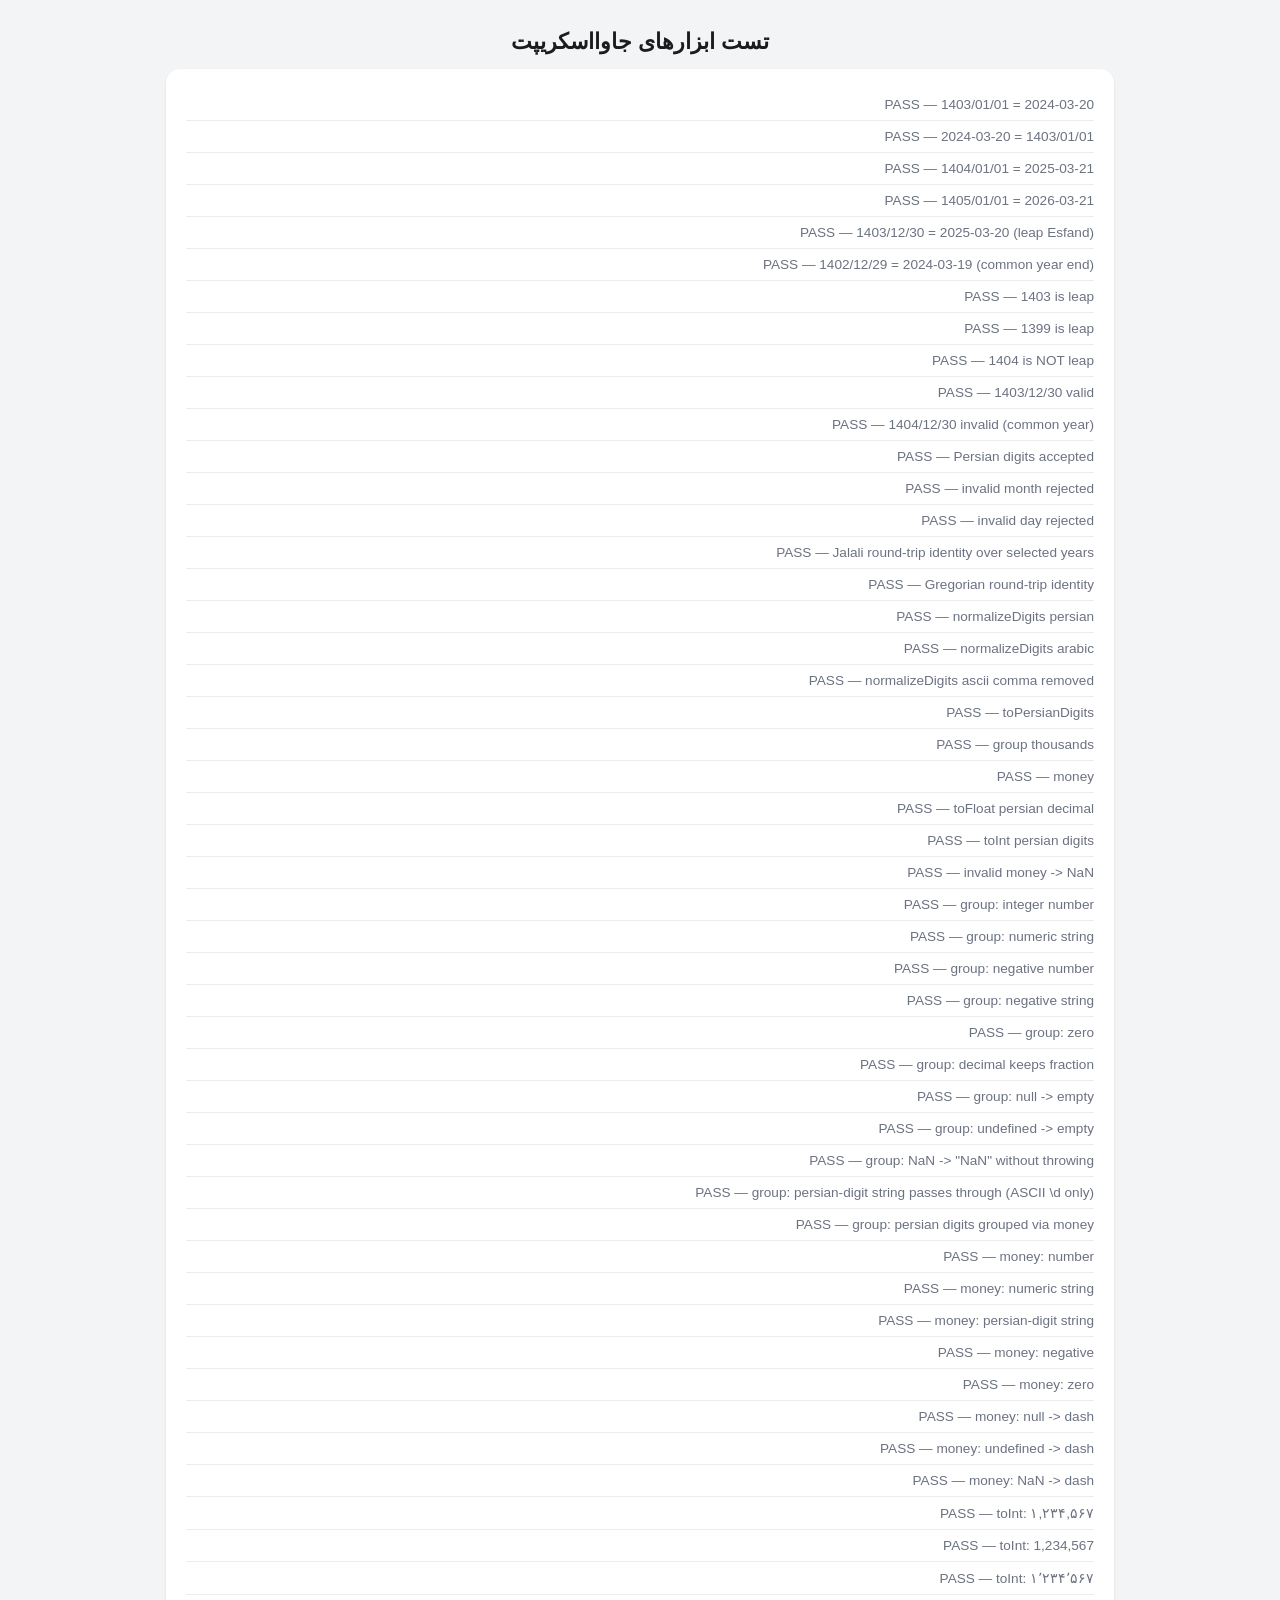
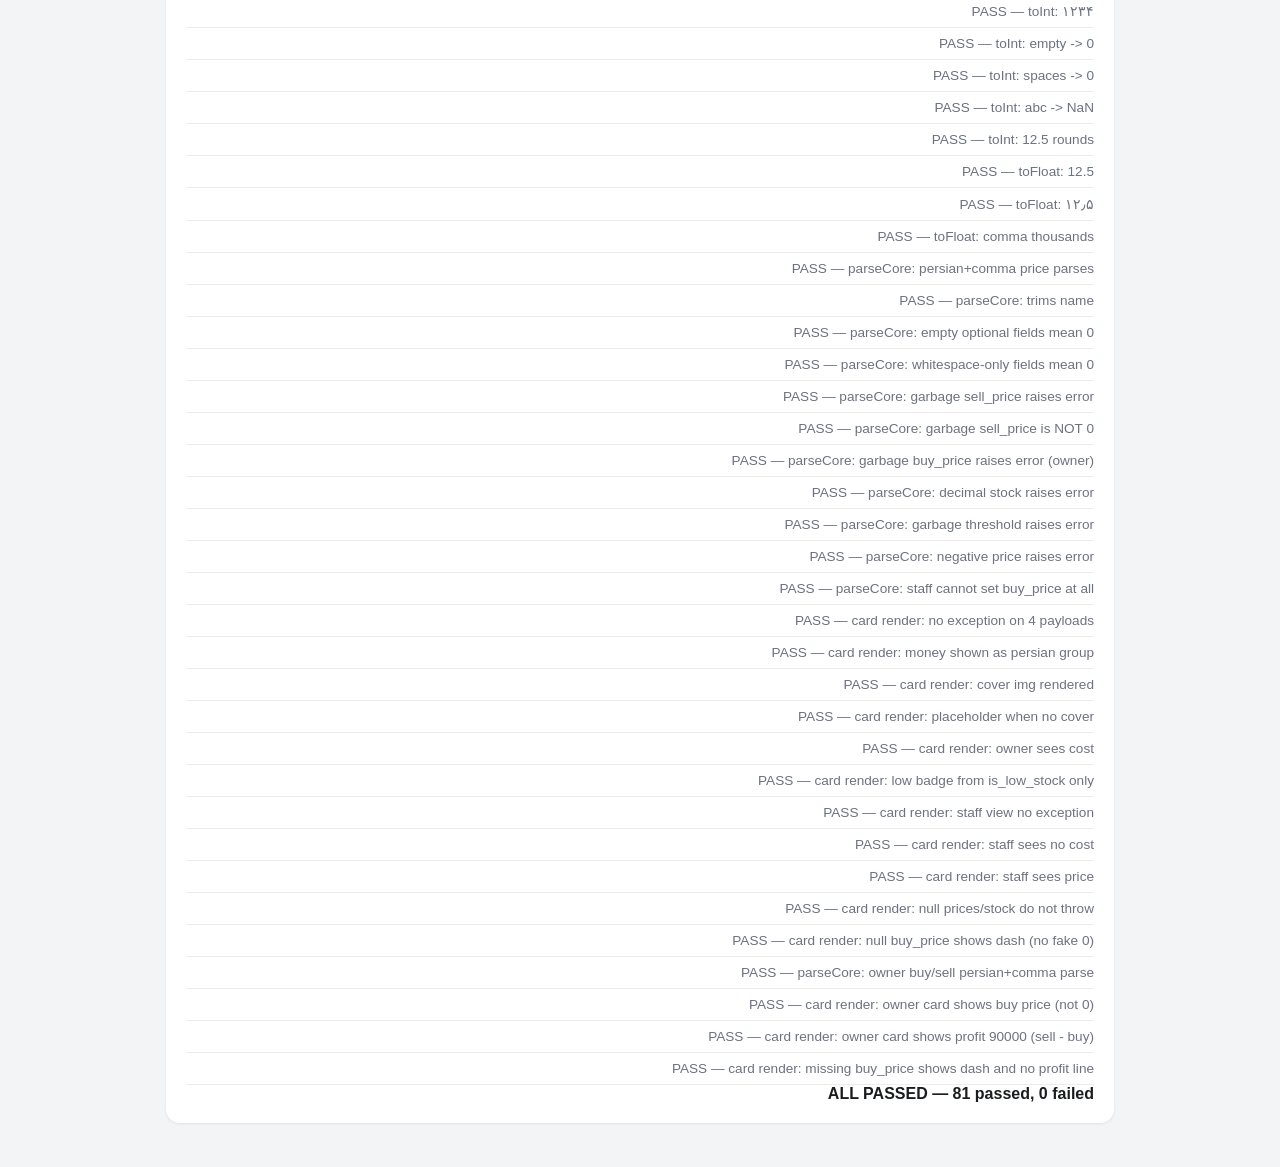
<file: public/tests.html>
<!doctype html>
<html lang="fa" dir="rtl">
<head>
<meta charset="utf-8">
<title>شاپام — تست ابزارهای جاوااسکریپت</title>
<link rel="stylesheet" href="css/style.css">
</head>
<body>
<main class="wrap">
  <h1 class="brand">تست ابزارهای جاوااسکریپت</h1>
  <div id="results" class="card"></div>
</main>
<script src="js/format.js"></script>
<script src="js/jalali.js"></script>
<script src="js/app.js"></script>
<script src="js/product-form.js"></script>
<script src="js/products.js"></script>
<script>
'use strict';
var pass = 0, fail = 0;
function check(name, ok, detail) {
  if (ok) { pass++; }
  else { fail++; }
  var row = document.createElement('div');
  row.className = 'row';
  row.innerHTML = '<dt>' + (ok ? 'PASS' : 'FAIL') + ' — ' + name +
    (ok ? '' : ' — ' + String(detail == null ? '' : detail)) + '</dt>';
  document.getElementById('results').appendChild(row);
}
function eq(a, b) { return a === b; }

/* ---- Jalali round-trips on known dates (Gregorian <-> Jalali) ---- */
check('1403/01/01 = 2024-03-20', eq(Jalali.toSqlDate('1403/01/01'), '2024-03-20'), Jalali.toSqlDate('1403/01/01'));
check('2024-03-20 = 1403/01/01', eq(Jalali.fromSqlDate('2024-03-20'), '1403/01/01'), Jalali.fromSqlDate('2024-03-20'));
check('1404/01/01 = 2025-03-21', eq(Jalali.toSqlDate('1404/01/01'), '2025-03-21'), Jalali.toSqlDate('1404/01/01'));
check('1405/01/01 = 2026-03-21', eq(Jalali.toSqlDate('1405/01/01'), '2026-03-21'), Jalali.toSqlDate('1405/01/01'));
check('1403/12/30 = 2025-03-20 (leap Esfand)', eq(Jalali.toSqlDate('1403/12/30'), '2025-03-20'), Jalali.toSqlDate('1403/12/30'));
check('1402/12/29 = 2024-03-19 (common year end)', eq(Jalali.toSqlDate('1402/12/29'), '2024-03-19'), Jalali.toSqlDate('1402/12/29'));
check('1403 is leap', Jalali.isLeap(1403));
check('1399 is leap', Jalali.isLeap(1399));
check('1404 is NOT leap', !Jalali.isLeap(1404));
check('1403/12/30 valid', Jalali.isValid(1403, 12, 30));
check('1404/12/30 invalid (common year)', !Jalali.isValid(1404, 12, 30));
check('Persian digits accepted', eq(Jalali.toSqlDate('۱۴۰۳/۰۱/۰۱'), '2024-03-20'), Jalali.toSqlDate('۱۴۰۳/۰۱/۰۱'));
check('invalid month rejected', eq(Jalali.toSqlDate('1403/13/01'), null));
check('invalid day rejected', eq(Jalali.toSqlDate('1403/12/31'), null));

/* Round-trip identity over a wide year range (incl. leap years). */
var rtFail = null;
[1399, 1400, 1403, 1404, 1408, 1420, 1500, 1600].forEach(function (jy) {
  [1, 6, 7, 12].forEach(function (jm) {
    [1, 15, 29, 30].forEach(function (jd) {
      if (!Jalali.isValid(jy, jm, jd)) return;
      var g = Jalali.toGregorian(jy, jm, jd);
      var back = Jalali.toJalali(g[0], g[1], g[2]);
      if (back[0] !== jy || back[1] !== jm || back[2] !== jd) {
        rtFail = jy + '/' + jm + '/' + jd + ' -> ' + g.join('-') + ' -> ' + back.join('/');
      }
    });
  });
});
check('Jalali round-trip identity over selected years', rtFail === null, rtFail);

/* Gregorian round-trip too. */
var grtFail = null;
['2024-03-19', '2024-03-20', '2024-12-21', '2025-03-20', '2025-03-21', '2026-11-17'].forEach(function (d) {
  var j = Jalali.fromSqlDate(d);
  var g = Jalali.toSqlDate(j);
  if (g !== d) grtFail = d + ' -> ' + j + ' -> ' + g;
});
check('Gregorian round-trip identity', grtFail === null, grtFail);

/* ---- Persian digits / money formatting ---- */
check('normalizeDigits persian', eq(Format.normalizeDigits('۱۲٬۳۴۵'), '12345'), Format.normalizeDigits('۱۲٬۳۴۵'));
check('normalizeDigits arabic', eq(Format.normalizeDigits('١٢٣'), '123'));
check('normalizeDigits ascii comma removed', eq(Format.normalizeDigits('1,234'), '1234'), Format.normalizeDigits('1,234'));
check('toPersianDigits', eq(Format.toPersianDigits('1403/05/12'), '۱۴۰۳/۰۵/۱۲'));
check('group thousands', eq(Format.group('1234567'), '1,234,567'));
check('money', eq(Format.money(9000000), '۹,۰۰۰,۰۰۰'), Format.money(9000000));
check('toFloat persian decimal', eq(Format.toFloat('۹۸٫۵'), 98.5), Format.toFloat('۹۸٫۵'));
check('toInt persian digits', eq(Format.toInt('۱۵۰'), 150));
check('invalid money -> NaN', isNaN(Format.toInt('abc')));

/* ---- Format.group / Format.money input matrix (numbers reach these as
 *      JSON numbers — the group() String() coercion is the regression) ---- */
check('group: integer number', eq(Format.group(1234567), '1,234,567'), String(Format.group(1234567)));
check('group: numeric string', eq(Format.group('98765'), '98,765'));
check('group: negative number', eq(Format.group(-12500), '-12,500'), String(Format.group(-12500)));
check('group: negative string', eq(Format.group('-12500'), '-12,500'));
check('group: zero', eq(Format.group(0), '0'));
check('group: decimal keeps fraction', eq(Format.group(1234.5), '1,234.5'), String(Format.group(1234.5)));
check('group: null -> empty', eq(Format.group(null), ''));
check('group: undefined -> empty', eq(Format.group(undefined), ''));
check('group: NaN -> "NaN" without throwing', eq(Format.group(NaN), 'NaN'));
check('group: persian-digit string passes through (ASCII \\d only)', eq(Format.group('۱۲۳۴'), '۱۲۳۴'), Format.group('۱۲۳۴'));
check('group: persian digits grouped via money', eq(Format.money('۱۲۳۴'), '۱,۲۳۴'), Format.money('۱۲۳۴'));
check('money: number', eq(Format.money(1234567), '۱,۲۳۴,۵۶۷'), Format.money(1234567));
check('money: numeric string', eq(Format.money('9000000'), '۹,۰۰۰,۰۰۰'));
check('money: persian-digit string', eq(Format.money('۱٬۲۳۴٬۵۶۷'), '۱,۲۳۴,۵۶۷'), Format.money('۱٬۲۳۴٬۵۶۷'));
check('money: negative', eq(Format.money(-5000), '-۵,۰۰۰'), Format.money(-5000));
check('money: zero', eq(Format.money(0), '۰'));
check('money: null -> dash', eq(Format.money(null), '—'));
check('money: undefined -> dash', eq(Format.money(undefined), '—'));
check('money: NaN -> dash', eq(Format.money(NaN), '—'));

/* ---- Format.toInt / Format.toFloat matrix ---- */
check('toInt: ۱,۲۳۴,۵۶۷', eq(Format.toInt('۱,۲۳۴,۵۶۷'), 1234567), String(Format.toInt('۱,۲۳۴,۵۶۷')));
check('toInt: 1,234,567', eq(Format.toInt('1,234,567'), 1234567), String(Format.toInt('1,234,567')));
check('toInt: ۱٬۲۳۴٬۵۶۷', eq(Format.toInt('۱٬۲۳۴٬۵۶۷'), 1234567), String(Format.toInt('۱٬۲۳۴٬۵۶۷')));
check('toInt: ۱۲۳۴', eq(Format.toInt('۱۲۳۴'), 1234));
check('toInt: empty -> 0', eq(Format.toInt(''), 0), String(Format.toInt('')));
check('toInt: spaces -> 0', eq(Format.toInt('  '), 0), String(Format.toInt('  ')));
check('toInt: abc -> NaN', isNaN(Format.toInt('abc')));
check('toInt: 12.5 rounds', eq(Format.toInt('12.5'), 13), String(Format.toInt('12.5')));
check('toFloat: 12.5', eq(Format.toFloat('12.5'), 12.5), String(Format.toFloat('12.5')));
check('toFloat: ۱۲٫۵', eq(Format.toFloat('۱۲٫۵'), 12.5), String(Format.toFloat('۱۲٫۵')));
check('toFloat: comma thousands', eq(Format.toFloat('1,250.75'), 1250.75), String(Format.toFloat('1,250.75')));

/* ---- ProductForm.parseCore regression: an invalid NON-EMPTY value is
 *      never turned into 0; empty optional fields still mean 0. ---- */
function pc(values, canSeeCost) { return ProductForm.parseCore(values, canSeeCost); }

var ok1 = pc({ name: 'کرم', sell_price: '۱,۲۳۴,۵۶۷', stock: '12', low_stock_threshold: '3', buy_price: '1,250,000' }, true);
check('parseCore: persian+comma price parses', ok1.ok && ok1.body.sell_price === 1234567
  && ok1.body.stock === 12 && ok1.body.low_stock_threshold === 3 && ok1.body.buy_price === 1250000,
  JSON.stringify(ok1));
check('parseCore: trims name', ok1.body.name === 'کرم');

var ok2 = pc({ name: '', sell_price: '', stock: '', low_stock_threshold: '' }, true);
check('parseCore: empty optional fields mean 0', ok2.ok && ok2.body.sell_price === 0
  && ok2.body.stock === 0 && ok2.body.low_stock_threshold === 0, JSON.stringify(ok2));

var ok3 = pc({ sell_price: '  ', stock: '  ' }, true);
check('parseCore: whitespace-only fields mean 0', ok3.ok && ok3.body.sell_price === 0 && ok3.body.stock === 0);

var badSell = pc({ name: 'x', sell_price: '12abc' }, true);
check('parseCore: garbage sell_price raises error', !badSell.ok && badSell.error === 'قیمت فروش نامعتبر است.', JSON.stringify(badSell));
check('parseCore: garbage sell_price is NOT 0', !badSell.ok || badSell.body.sell_price !== 0);

var badBuy = pc({ name: 'x', sell_price: '100', buy_price: '12abc' }, true);
check('parseCore: garbage buy_price raises error (owner)', !badBuy.ok && badBuy.error === 'قیمت خرید نامعتبر است.', JSON.stringify(badBuy));
var badStock = pc({ name: 'x', sell_price: '100', stock: '۵.۵' }, true);
check('parseCore: decimal stock raises error', !badStock.ok && badStock.error === 'موجودی نامعتبر است.', JSON.stringify(badStock));
var badThr = pc({ name: 'x', sell_price: '100', low_stock_threshold: 'x' }, true);
check('parseCore: garbage threshold raises error', !badThr.ok && badThr.error === 'حد هشدار موجودی نامعتبر است.', JSON.stringify(badThr));
var neg = pc({ name: 'x', sell_price: '-5' }, true);
check('parseCore: negative price raises error', !neg.ok && neg.error === 'قیمت فروش نامعتبر است.', JSON.stringify(neg));

var staff = pc({ name: 'x', sell_price: '۱۰۰', stock: '2', buy_price: 'GARBAGE' }, false);
check('parseCore: staff cannot set buy_price at all', staff.ok && staff.body.buy_price === undefined, JSON.stringify(staff));

/* ---- Rendering regression: Products.card must not throw on realistic
 *      API payloads (numbers arrive as JSON numbers). ---- */
APP.schema = [{ key: 'brand', label: 'برند', type: 'text', in_list: true }];
APP.canSeeCost = true;

var payloads = [
  { title: 'owner + cover + expiring',
    p: { id: 7, name: 'کرم لا روشه', sell_price: 1250000, buy_price: 900000, stock: 12,
         low_stock_threshold: 0, is_low_stock: false, archived: 0,
         cover: { path: 'uploads/1/7/x.webp', medium_path: 'uploads/1/7/x.m.webp' },
         extra_fields: { brand: 'لور' }, expired: false, expiring: true } },
  { title: 'no images + null extra_fields',
    p: { id: 8, name: 'شامپو', sell_price: 80000, buy_price: 50000, stock: 0,
         low_stock_threshold: 0, is_low_stock: true, archived: 0, cover: null,
         extra_fields: null, expired: false, expiring: false } },
  { title: 'expired badge',
    p: { id: 9, name: 'قرص', sell_price: 150000, buy_price: 100000, stock: 3,
         low_stock_threshold: 0, is_low_stock: false, archived: 0, cover: null,
         extra_fields: {}, expired: true, expiring: false } },
  { title: 'archived',
    p: { id: 10, name: 'قدیمی', sell_price: 1000, buy_price: 500, stock: 9,
         low_stock_threshold: 0, is_low_stock: false, archived: 1, cover: null,
         extra_fields: {}, expired: false, expiring: false } }
];

var renderError = null;
var htmls = [];
payloads.forEach(function (item) {
  try { htmls.push(Products.card(item.p)); }
  catch (e) { renderError = item.title + ': ' + (e && e.message); htmls.push(''); }
});
check('card render: no exception on 4 payloads', renderError === null, renderError);
check('card render: money shown as persian group', htmls[0].indexOf('۱,۲۵۰,۰۰۰') !== -1, htmls[0].slice(0, 120));
check('card render: cover img rendered', htmls[0].indexOf('uploads/1/7/x.webp') !== -1);
check('card render: placeholder when no cover', htmls[1].indexOf('cover placeholder') !== -1);
check('card render: owner sees cost', htmls[0].indexOf('خرید:') !== -1 && htmls[0].indexOf('۳۵۰,۰۰۰') !== -1, htmls[0].slice(0, 200));
check('card render: low badge from is_low_stock only', htmls[1].indexOf('موجودی کم') !== -1 && htmls[0].indexOf('موجودی کم') === -1);

APP.canSeeCost = false;
var staffHtml = '';
try { staffHtml = Products.card(payloads[0].p); }
catch (e) { renderError = 'staff: ' + (e && e.message); }
check('card render: staff view no exception', renderError === null, renderError);
check('card render: staff sees no cost', staffHtml.indexOf('خرید:') === -1, staffHtml.slice(0, 160));
check('card render: staff sees price', staffHtml.indexOf('۱,۲۵۰,۰۰۰') !== -1);
APP.canSeeCost = true;

/* A payload with hostile/odd values (null prices, string numbers, missing keys). */
var odd = '';
try { odd = Products.card({ id: 11, name: 'عجیب', sell_price: null, buy_price: null, stock: null,
  low_stock_threshold: null, is_low_stock: null, archived: 0, cover: null, extra_fields: null,
  expired: false, expiring: false }); }
catch (e) { odd = 'THREW: ' + (e && e.message); }
check('card render: null prices/stock do not throw', odd.indexOf('THREW') === -1, odd);
check('card render: null buy_price shows dash (no fake 0)',
  odd.indexOf('خرید: —') !== -1 && odd.indexOf('سود واحد') === -1, odd.slice(0, 200));

/* ---- buy_price end-to-end regression (the owner lost buy price bug) ---- */
/* parseCore must carry buy_price for the owner, Persian + comma strings too. */
var buyParsed = pc({ name: 'خرید روشن', buy_price: '۷۵۰,۰۰۰', sell_price: '۸۴۰,۰۰۰', stock: '10' }, true);
check('parseCore: owner buy/sell persian+comma parse',
  buyParsed.ok && buyParsed.body.buy_price === 750000 && buyParsed.body.sell_price === 840000,
  JSON.stringify(buyParsed));

/* The owner card must show the real buy price and profit = sell - buy. */
var buyCard = '';
try { buyCard = Products.card({ id: 20, name: 'خرید روشن', sell_price: 840000, buy_price: 750000,
  stock: 10, low_stock_threshold: 0, is_low_stock: false, archived: 0, cover: null,
  extra_fields: null, expired: false, expiring: false }); }
catch (e) { buyCard = 'THREW: ' + (e && e.message); }
check('card render: owner card shows buy price (not 0)',
  buyCard.indexOf('THREW') === -1 && buyCard.indexOf('۷۵۰,۰۰۰') !== -1, buyCard.slice(0, 200));
check('card render: owner card shows profit 90000 (sell - buy)',
  buyCard.indexOf('۹۰,۰۰۰') !== -1);

/* A MISSING buy_price must never render as a fake ۰ nor as profit. */
var missingCard = '';
try { missingCard = Products.card({ id: 21, name: 'بدون خرید', sell_price: 840000,
  stock: 1, low_stock_threshold: 0, is_low_stock: false, archived: 0, cover: null,
  extra_fields: null, expired: false, expiring: false }); }
catch (e) { missingCard = 'THREW: ' + (e && e.message); }
check('card render: missing buy_price shows dash and no profit line',
  missingCard.indexOf('خرید: —') !== -1 && missingCard.indexOf('سود واحد') === -1
  && missingCard.indexOf('THREW') === -1, missingCard.slice(0, 200));

/* ---- summary ---- */
var sum = document.createElement('div');
sum.innerHTML = '<strong>' + (fail === 0 ? 'ALL PASSED' : 'FAILURES: ' + fail) +
  ' — ' + pass + ' passed, ' + fail + ' failed</strong>';
document.getElementById('results').appendChild(sum);
</script>
</body>
</html>
</file>
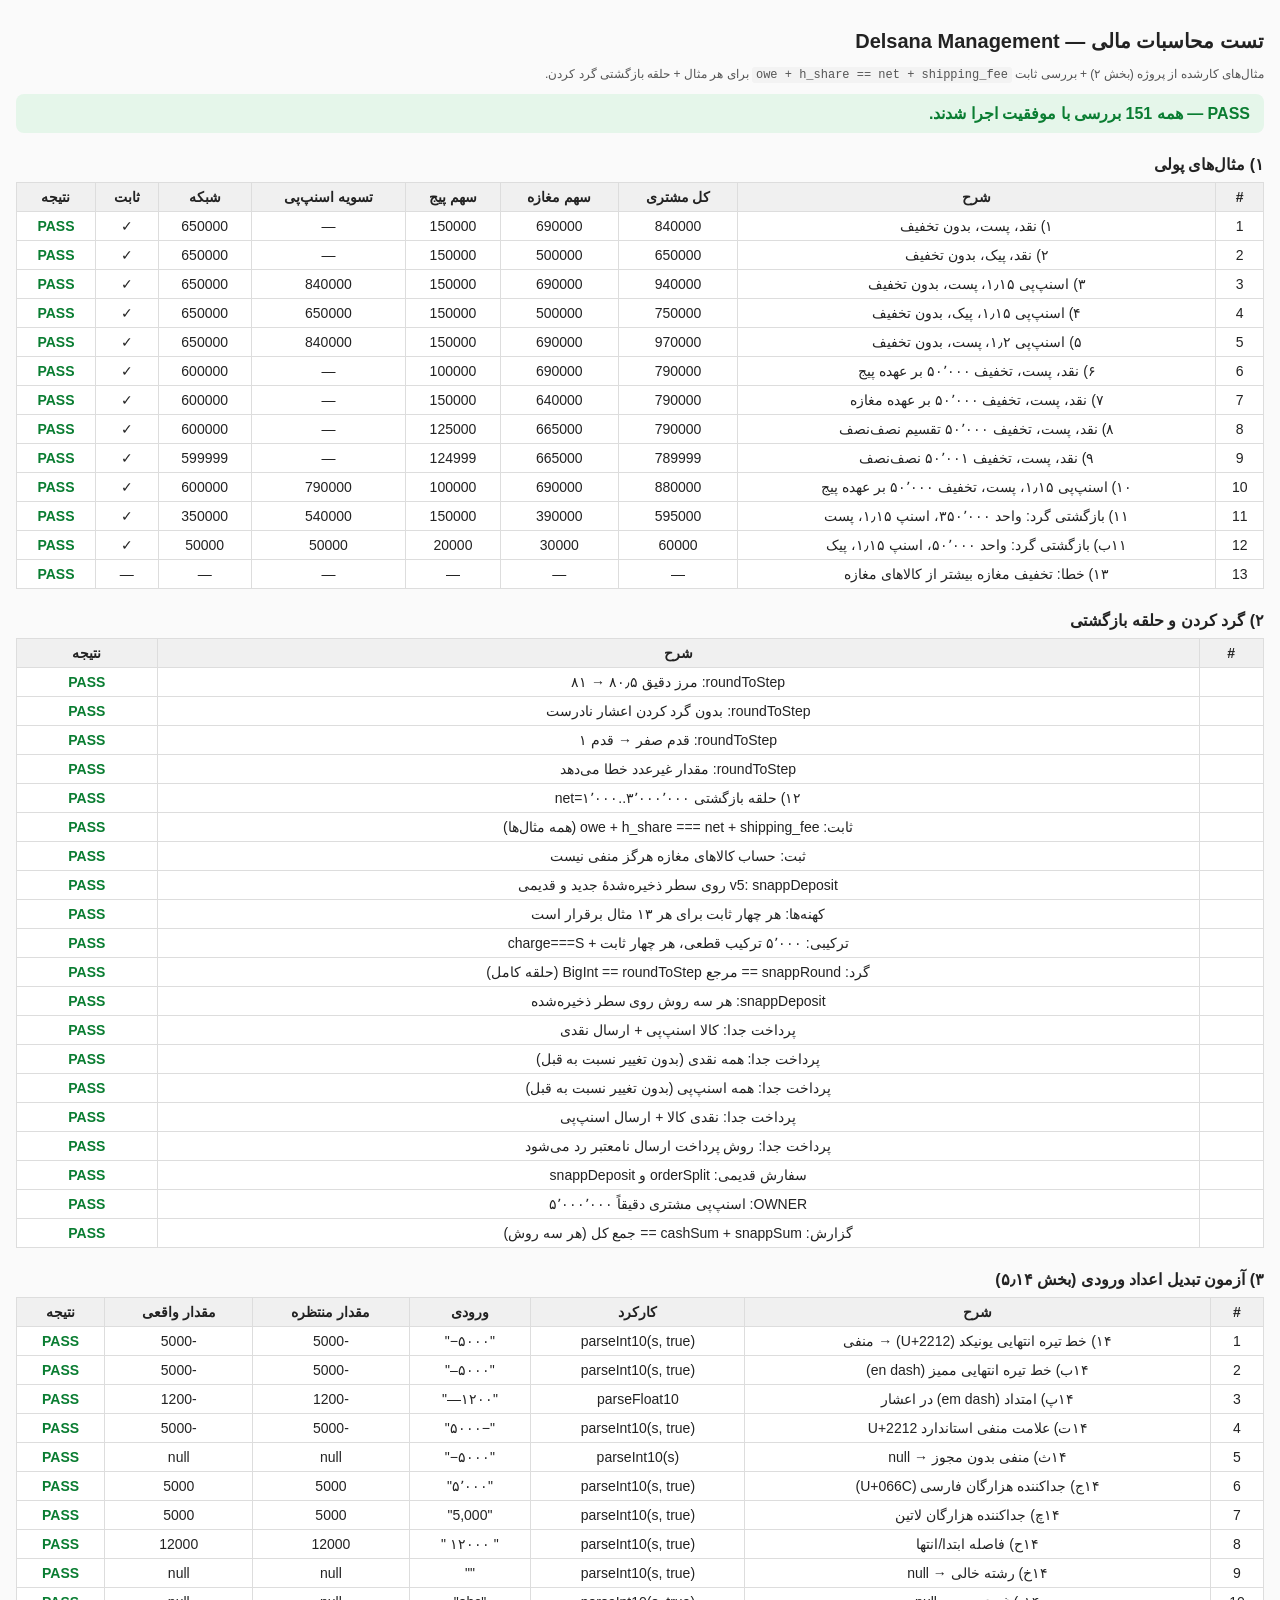
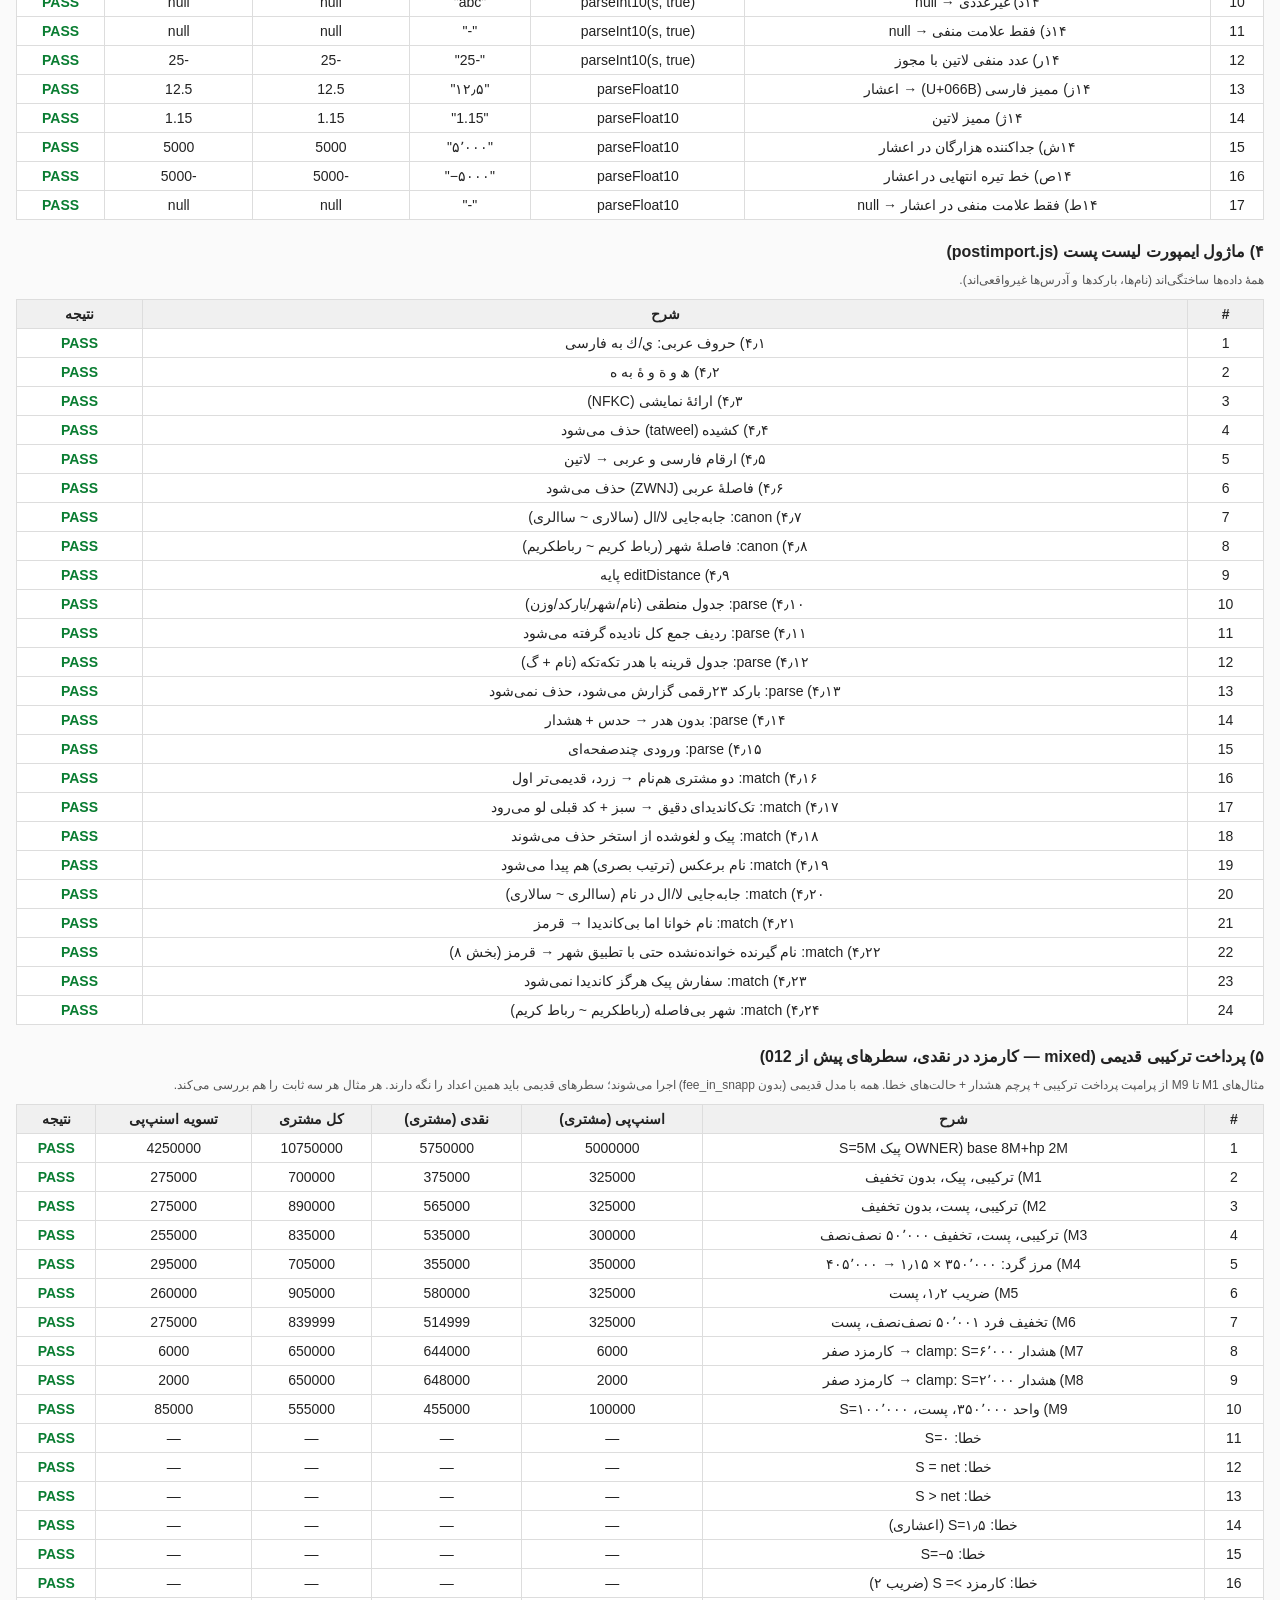
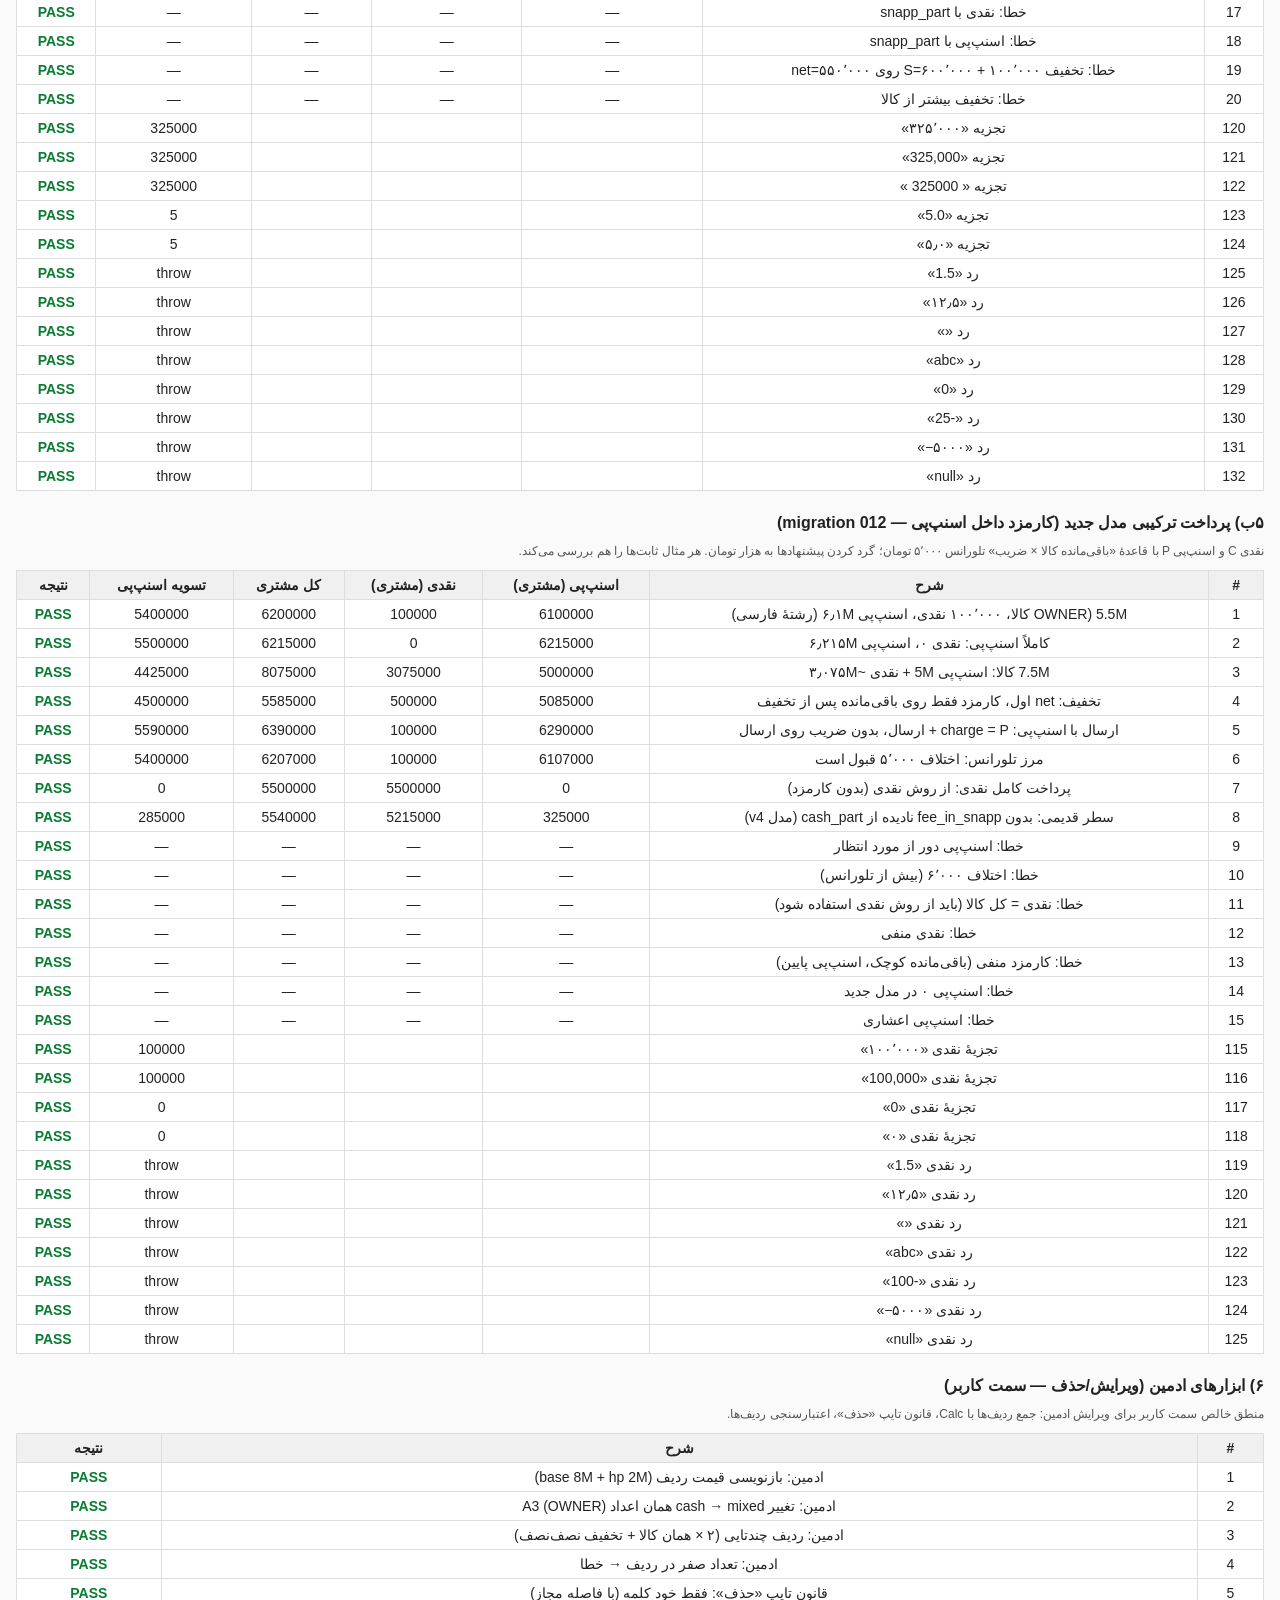
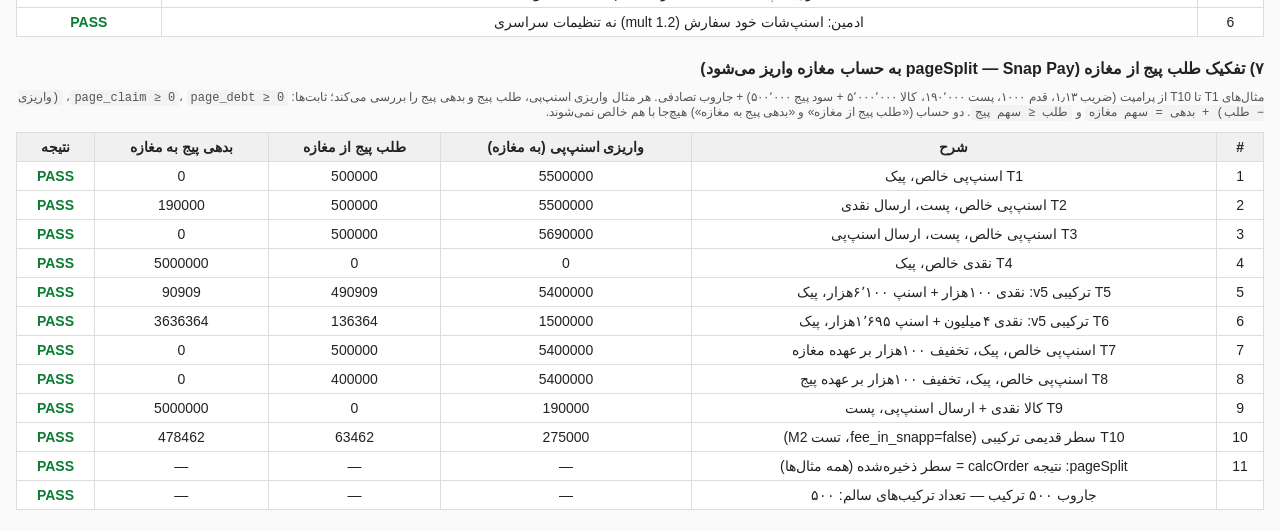
<file: reference/delsana/delsana-managent/tests.html>
<!DOCTYPE html>
<html lang="fa" dir="rtl">
<head>
<meta charset="utf-8">
<meta name="viewport" content="width=device-width, initial-scale=1">
<title>Delsana Management — تست محاسبات</title>
<style>
  body { font-family: Vazirmatn, Tahoma, sans-serif; margin: 0; padding: 16px; background: #fafafa; color: #222; }
  h1 { font-size: 20px; }
  h2 { font-size: 16px; margin: 22px 0 8px; }
  table { border-collapse: collapse; width: 100%; font-size: 14px; background: #fff; margin-bottom: 8px; }
  th, td { border: 1px solid #ddd; padding: 6px 8px; text-align: center; }
  th { background: #f0f0f0; }
  .pass { color: #0a7d32; font-weight: bold; }
  .fail { color: #c62828; font-weight: bold; }
  .box { padding: 10px 14px; border-radius: 8px; margin: 12px 0; font-weight: bold; }
  .ok { background: #e5f6ea; color: #0a7d32; }
  .bad { background: #fdecea; color: #c62828; }
  .inv { font-size: 12px; color: #555; }
  code { background: #f3f3f3; padding: 1px 4px; border-radius: 3px; }
</style>
</head>
<body>
<h1>تست محاسبات مالی — Delsana Management</h1>
<p class="inv">مثال‌های کارشده از پروژه (بخش ۲) + بررسی ثابت <code>owe + h_share == net + shipping_fee</code> برای هر مثال + حلقه بازگشتی گرد کردن.</p>
<div id="summary" class="box">در حال اجرا…</div>

<h2>۱) مثال‌های پولی</h2>
<table id="results">
  <thead>
    <tr>
      <th>#</th><th>شرح</th><th>کل مشتری</th><th>سهم مغازه</th><th>سهم پیج</th>
      <th>تسویه اسنپ‌پی</th><th>شبکه</th><th>ثابت</th><th>نتیجه</th>
    </tr>
  </thead>
  <tbody></tbody>
</table>

<h2>۲) گرد کردن و حلقه بازگشتی</h2>
<table id="extra">
  <thead>
    <tr><th>#</th><th>شرح</th><th>نتیجه</th></tr>
  </thead>
  <tbody></tbody>
</table>

<h2>۳) آزمون تبدیل اعداد ورودی (بخش ۵٫۱۴)</h2>
<table id="parsing">
  <thead>
    <tr>
      <th>#</th><th>شرح</th><th>کارکرد</th><th>ورودی</th>
      <th>مقدار منتظره</th><th>مقدار واقعی</th><th>نتیجه</th>
    </tr>
  </thead>
  <tbody></tbody>
</table>

<h2>۴) ماژول ایمپورت لیست پست (postimport.js)</h2>
<p class="inv">همهٔ داده‌ها ساختگی‌اند (نام‌ها، بارکدها و آدرس‌ها غیرواقعی‌اند).</p>
<table id="postimport">
  <thead>
    <tr><th>#</th><th>شرح</th><th>نتیجه</th></tr>
  </thead>
  <tbody></tbody>
</table>

<h2>۵) پرداخت ترکیبی قدیمی (mixed — کارمزد در نقدی، سطرهای پیش از 012)</h2>
<p class="inv">مثال‌های M1 تا M9 از پرامپت پرداخت ترکیبی + پرچم هشدار + حالت‌های خطا. همه با مدل قدیمی (بدون fee_in_snapp) اجرا می‌شوند؛ سطرهای قدیمی باید همین اعداد را نگه دارند. هر مثال هر سه ثابت را هم بررسی می‌کند.</p>
<table id="mixed">
  <thead>
    <tr>
      <th>#</th><th>شرح</th><th>اسنپ‌پی (مشتری)</th><th>نقدی (مشتری)</th>
      <th>کل مشتری</th><th>تسویه اسنپ‌پی</th><th>نتیجه</th>
    </tr>
  </thead>
  <tbody></tbody>
</table>

<h2>۵ب) پرداخت ترکیبی مدل جدید (کارمزد داخل اسنپ‌پی — migration 012)</h2>
<p class="inv">نقدی C و اسنپ‌پی P با قاعدهٔ «باقی‌مانده کالا × ضریب» تلورانس ۵٬۰۰۰ تومان؛ گرد کردن پیشنهادها به هزار تومان. هر مثال ثابت‌ها را هم بررسی می‌کند.</p>
<table id="mixedv5">
  <thead>
    <tr>
      <th>#</th><th>شرح</th><th>اسنپ‌پی (مشتری)</th><th>نقدی (مشتری)</th>
      <th>کل مشتری</th><th>تسویه اسنپ‌پی</th><th>نتیجه</th>
    </tr>
  </thead>
  <tbody></tbody>
</table>

<h2>۶) ابزارهای ادمین (ویرایش/حذف — سمت کاربر)</h2>
<p class="inv">منطق خالص سمت کاربر برای ویرایش ادمین: جمع ردیف‌ها با Calc، قانون تایپ «حذف»، اعتبارسنجی ردیف‌ها.</p>
<table id="admin">
  <thead>
    <tr><th>#</th><th>شرح</th><th>نتیجه</th></tr>
  </thead>
  <tbody></tbody>
</table>

<h2>۷) تفکیک طلب پیج از مغازه (pageSplit — Snap Pay به حساب مغازه واریز می‌شود)</h2>
<p class="inv">مثال‌های T1 تا T10 از پرامپت (ضریب ۱٫۱۳، قدم ۱۰۰۰، پست ۱۹۰٬۰۰۰، کالا ۵٬۰۰۰٬۰۰۰ + سود پیج ۵۰۰٬۰۰۰) + جاروب تصادفی.
هر مثال واریزی اسنپ‌پی، طلب پیج و بدهی پیج را بررسی می‌کند؛ ثابت‌ها: <code>page_claim ≥ 0</code>، <code>page_debt ≥ 0</code>،
<code>(واریزی − طلب) + بدهی = سهم مغازه</code> و <code>طلب ≤ سهم پیج</code>. دو حساب («طلب پیج از مغازه» و «بدهی پیج به مغازه») هیچ‌جا با هم خالص نمی‌شوند.</p>
<table id="pagesplit">
  <thead>
    <tr>
      <th>#</th><th>شرح</th><th>واریزی اسنپ‌پی (به مغازه)</th><th>طلب پیج از مغازه</th>
      <th>بدهی پیج به مغازه</th><th>نتیجه</th>
    </tr>
  </thead>
  <tbody></tbody>
</table>

<script src="calc.js"></script>
<script src="ui.js"></script>
<script src="postimport.js"></script>
<script>
(function () {
  'use strict';
  var BASE = 500000, HP = 150000, POST = 190000, STEP = 5000;
  var ITEM = { qty: 1, base: BASE, hp: HP };

  function make(extra) {
    var o = {
      items: [ITEM], discount: 0, discount_bearer: 'helia',
      shipping_method: 'post', payment_method: 'cash',
      post_fee: POST, snapp_multiplier: 1.15, rounding_step: STEP
    };
    if (extra) for (var k in extra) o[k] = extra[k];
    return o;
  }

  /* The 13 worked examples from the specification (section 2). */
  var CASES = [
    { d: '۱) نقد، پست، بدون تخفیف', in: {}, exp: { customer_total: 840000, owe: 690000, h_share: 150000 } },
    { d: '۲) نقد، پیک، بدون تخفیف', in: { shipping_method: 'courier' }, exp: { customer_total: 650000, owe: 500000, h_share: 150000 } },
    { d: '۳) اسنپ‌پی ۱٫۱۵، پست، بدون تخفیف', in: { payment_method: 'snapp' }, exp: { net: 650000, customer_total: 940000, payout: 840000, owe: 690000, h_share: 150000 } },
    { d: '۴) اسنپ‌پی ۱٫۱۵، پیک، بدون تخفیف', in: { payment_method: 'snapp', shipping_method: 'courier' }, exp: { customer_total: 750000, payout: 650000, owe: 500000 } },
    { d: '۵) اسنپ‌پی ۱٫۲، پست، بدون تخفیف', in: { payment_method: 'snapp', snapp_multiplier: 1.2 }, exp: { customer_total: 970000, payout: 840000 } },
    { d: '۶) نقد، پست، تخفیف ۵۰٬۰۰۰ بر عهده پیج', in: { discount: 50000, discount_bearer: 'helia' }, exp: { customer_total: 790000, owe: 690000, h_share: 100000, helia_discount: 50000, mahdi_discount: 0 } },
    { d: '۷) نقد، پست، تخفیف ۵۰٬۰۰۰ بر عهده مغازه', in: { discount: 50000, discount_bearer: 'mahdi' }, exp: { customer_total: 790000, owe: 640000, h_share: 150000, mahdi_discount: 50000, helia_discount: 0 } },
    { d: '۸) نقد، پست، تخفیف ۵۰٬۰۰۰ تقسیم نصف‌نصف', in: { discount: 50000, discount_bearer: 'split' }, exp: { customer_total: 790000, owe: 665000, h_share: 125000, mahdi_discount: 25000, helia_discount: 25000 } },
    { d: '۹) نقد، پست، تخفیف ۵۰٬۰۰۱ نصف‌نصف', in: { discount: 50001, discount_bearer: 'split' }, exp: { mahdi_discount: 25000, helia_discount: 25001, owe: 665000, h_share: 124999 } },
    { d: '۱۰) اسنپ‌پی ۱٫۱۵، پست، تخفیف ۵۰٬۰۰۰ بر عهده پیج', in: { payment_method: 'snapp', discount: 50000, discount_bearer: 'helia' }, exp: { net: 600000, customer_total: 880000, payout: 790000, owe: 690000, h_share: 100000 } },
    { d: '۱۱) بازگشتی گرد: واحد ۳۵۰٬۰۰۰، اسنپ ۱٫۱۵، پست', in: { items: [{ qty: 1, base: 200000, hp: 150000 }], payment_method: 'snapp' }, exp: { net: 350000, customer_total: 595000, payout: 540000, owe: 390000, h_share: 150000 } },
    { d: '۱۱ب) بازگشتی گرد: واحد ۵۰٬۰۰۰، اسنپ ۱٫۱۵، پیک', in: { items: [{ qty: 1, base: 30000, hp: 20000 }], payment_method: 'snapp', shipping_method: 'courier' }, exp: { customer_total: 60000, payout: 50000, owe: 30000, h_share: 20000 } },
    { d: '۱۳) خطا: تخفیف مغازه بیشتر از کالاهای مغازه', in: { items: [{ qty: 1, base: 100000, hp: 400000 }], discount: 150000, discount_bearer: 'mahdi' }, expectError: 'تخفیف بر عهده مغازه از مبلغ کالاهای مغازه بیشتر است' }
  ];

  var tbody = document.querySelector('#results tbody');
  var pass = 0, fail = 0;

  function record(name, ok, detail) {
    ok ? pass++ : fail++;
    return { name: name, ok: ok, detail: detail || '' };
  }

  var extraRows = [];

  CASES.forEach(function (c, i) {
    var got = null, err = null;
    try { got = Calc.calcOrder(make(c.in)); } catch (e) { err = e; }

    var checks = [];
    if (c.expectError) {
      checks.push({ k: 'خطا', ok: !!err && err.message === c.expectError,
        exp: c.expectError, got: err ? err.message : '(بدون خطا)' });
    } else if (err) {
      checks.push({ k: 'بدون خطا', ok: false, exp: '', got: err.message });
    } else {
      Object.keys(c.exp).forEach(function (k) {
        checks.push({ k: k, ok: got[k] === c.exp[k], exp: c.exp[k], got: got[k] });
      });
      checks.push({ k: 'invariant', ok: got.invariant_ok === true, exp: true, got: got.invariant_ok });
      if (typeof c.post === 'function') {
        try {
          var r = c.post(got);
          checks.push({ k: 'post', ok: r === true, exp: true, got: String(r) });
        } catch (e) { checks.push({ k: 'post', ok: false, exp: true, got: e.message }); }
      }
    }

    var allOk = checks.every(function (x) { return x.ok; });
    record(c.d, allOk, allOk ? '' : checks.filter(function (x) { return !x.ok; })
      .map(function (x) { return x.k + ' exp=' + x.exp + ' got=' + x.got; }).join(' | '));

    var tr = document.createElement('tr');
    var cells = [
      String(i + 1),
      c.d,
      (!got || err) ? '—' : String(got.customer_total),
      (!got || err) ? '—' : String(got.owe),
      (!got || err) ? '—' : String(got.h_share),
      (!got || err || got.payment_method !== 'snapp') ? '—' : String(got.payout),
      (!got || err) ? '—' : String(got.net),
      (got && !err) ? (got.invariant_ok ? '✓' : '✗') : '—',
      allOk ? 'PASS' : 'FAIL — ' + checks.filter(function (x) { return !x.ok; })
        .map(function (x) { return x.k + ' exp=' + x.exp + ' got=' + x.got; }).join(' | ')
    ];
    cells.forEach(function (t, idx) {
      var td = document.createElement('td');
      td.textContent = t;
      if (idx === cells.length - 1) td.className = allOk ? 'pass' : 'fail';
      tr.appendChild(td);
    });
    tbody.appendChild(tr);
  });

  /* ---- rounding helpers ------------------------------------------------ */
  function addExtra(name, fn) {
    var ok = false, detail = '';
    try {
      var r = fn();
      if (r === true) { ok = true; } else { detail = String(r); }
    } catch (e) { detail = e.message; }
    record(name, ok, detail);
    var tr = document.createElement('tr');
    var td1 = document.createElement('td'); td1.textContent = '';
    var td2 = document.createElement('td'); td2.textContent = name;
    var td3 = document.createElement('td');
    td3.textContent = ok ? 'PASS' : ('FAIL — ' + detail);
    td3.className = ok ? 'pass' : 'fail';
    tr.appendChild(td1); tr.appendChild(td2); tr.appendChild(td3);
    document.querySelector('#extra tbody').appendChild(tr);
  }

  /* roundToStep behaves exactly like the spec snippet */
  addExtra('roundToStep: مرز دقیق ۸۰٫۵ → ۸۱', function () {
    return Calc.roundToStep(402500, 5000) === 405000 ? true : Calc.roundToStep(402500, 5000);
  });
  addExtra('roundToStep: بدون گرد کردن اعشار نادرست', function () {
    return Calc.roundToStep(1234, 1) === 1234 ? true : Calc.roundToStep(1234, 1);
  });
  addExtra('roundToStep: قدم صفر → قدم ۱', function () {
    return Calc.roundToStep(1234.6, 0) === 1235 ? true : Calc.roundToStep(1234.6, 0);
  });
  addExtra('roundToStep: مقدار غیرعدد خطا می‌دهد', function () {
    try { Calc.roundToStep(NaN, 5000); return 'no error'; }
    catch (e) { return e.message === 'roundToStep: مقدار عدد نیست' ? true : e.message; }
  });

  /* Regression loop (example 12): exact integer math vs Calc.roundToStep */
  addExtra('۱۲) حلقه بازگشتی net=۱٬۰۰۰..۳٬۰۰۰٬۰۰۰', function () {
    for (var net = 1000; net <= 3000000; net += 1000) {
      var js = Calc.roundToStep(net * 1.15, 5000);
      var exact = Math.floor((2 * net * 23 + 100000) / 200000) * 5000;
      if (js !== exact) return 'net=' + net + ' js=' + js + ' exact=' + exact;
    }
    return true;
  });

  /* The invariant must hold for a wide sweep of random-ish inputs */
  addExtra('ثابت: owe + h_share === net + shipping_fee (همه مثال‌ها)', function () {
    var bad = [];
    CASES.forEach(function (c) {
      if (c.expectError) return;
      try {
        var r = Calc.calcOrder(make(c.in));
        if (r.owe + r.h_share !== r.net + r.shipping_fee) bad.push(c.d);
      } catch (e) { bad.push(c.d + ': ' + e.message); }
    });
    return bad.length === 0 ? true : bad.join(', ');
  });

  /* goods_owe never negative in the returned object */
  addExtra('ثبت: حساب کالاهای مغازه هرگز منفی نیست', function () {
    for (var d = 0; d <= 700000; d += 25000) {
      var r;
      try { r = Calc.calcOrder(make({ discount: d, discount_bearer: 'mahdi' })); }
      catch (e) { continue; }
      if (r.owe < r.shipping_fee) return 'discount=' + d + ' owe=' + r.owe;
    }
    return true;
  });

  /* ---------- section ۳: number parsing (5.14) ------------------------- */
  var ptbody = document.querySelector('#parsing tbody');

  function addParse(d, input, fn, expected) {
    var got;
    try {
      got = fn === 'float' ? UI.parseFloat10(input) : UI.parseInt10(input, true);
    } catch (e) { got = 'throw: ' + e.message; }
    var ok = got === expected;
    record(d, ok, ok ? '' : 'exp=' + expected + ' got=' + got);

    var cells = [
      String(ptbody.rows.length + 1), d,
      fn === 'float' ? 'parseFloat10' : 'parseInt10(s, true)',
      JSON.stringify(input), String(expected), String(got),
      ok ? 'PASS' : 'FAIL — exp=' + expected + ' got=' + got
    ];
    var tr = document.createElement('tr');
    cells.forEach(function (t, idx) {
      var td = document.createElement('td');
      td.textContent = t;
      if (idx === cells.length - 1) td.className = ok ? 'pass' : 'fail';
      tr.appendChild(td);
    });
    ptbody.appendChild(tr);
  }

  /* parseInt10 is always called with allowNegative=true in these tests so
     that the trailing-dash rule (5.14) itself is what is being measured;
     the "منفی بدون مجوز" row calls it the way the price fields do. */
  function addParseRestricted(d, input, expected) {
    var got;
    try { got = UI.parseInt10(input); } catch (e) { got = 'throw: ' + e.message; }
    var ok = got === expected;
    record(d, ok, ok ? '' : 'exp=' + expected + ' got=' + got);
    var cells = [String(ptbody.rows.length + 1), d, 'parseInt10(s)',
      JSON.stringify(input), String(expected), String(got),
      ok ? 'PASS' : 'FAIL — exp=' + expected + ' got=' + got];
    var tr = document.createElement('tr');
    cells.forEach(function (t, idx) {
      var td = document.createElement('td');
      td.textContent = t;
      if (idx === cells.length - 1) td.className = ok ? 'pass' : 'fail';
      tr.appendChild(td);
    });
    ptbody.appendChild(tr);
  }

  if (typeof UI === 'undefined' || !UI.parseInt10) {
    record('ui.js بارگذاری شده است', false, 'UI تعریف نشده');
    var badTr = document.createElement('tr');
    ['—', 'ui.js بارگذاری شده است', '—', '—', '—', '—', 'FAIL'].forEach(function (t, i) {
      var td = document.createElement('td');
      td.textContent = t;
      if (i === 6) td.className = 'fail';
      badTr.appendChild(td);
    });
    ptbody.appendChild(badTr);
  } else {
    /* «۵۰۰۰−» means minus five thousand (5.14) */
    addParse('۱۴) خط تیره انتهایی یونیکد (U+2212) → منفی', '۵۰۰۰−', 'int', -5000);
    addParse('۱۴ب) خط تیره انتهایی ممیز (en dash)', '۵۰۰۰–', 'int', -5000);
    addParse('۱۴پ) امتداد (em dash) در اعشار', '۱۲۰۰—', 'float', -1200);
    addParse('۱۴ت) علامت منفی استاندارد U+2212', '−۵۰۰۰', 'int', -5000);
    addParseRestricted('۱۴ث) منفی بدون مجوز → null', '۵۰۰۰−', null);
    addParse('۱۴ج) جداکننده هزارگان فارسی (U+066C)', '۵٬۰۰۰', 'int', 5000);
    addParse('۱۴چ) جداکننده هزارگان لاتین', '5,000', 'int', 5000);
    addParse('۱۴ح) فاصله ابتدا/انتها', ' ۱۲۰۰۰ ', 'int', 12000);
    addParse('۱۴خ) رشته خالی → null', '', 'int', null);
    addParse('۱۴د) غیرعددی → null', 'abc', 'int', null);
    addParse('۱۴ذ) فقط علامت منفی → null', '-', 'int', null);
    addParse('۱۴ر) عدد منفی لاتین با مجوز', '-25', 'int', -25);
    addParse('۱۴ز) ممیز فارسی (U+066B) → اعشار', '۱۲٫۵', 'float', 12.5);
    addParse('۱۴ژ) ممیز لاتین', '1.15', 'float', 1.15);
    addParse('۱۴ش) جداکننده هزارگان در اعشار', '۵٬۰۰۰', 'float', 5000);
    addParse('۱۴ص) خط تیره انتهایی در اعشار', '۵۰۰۰−', 'float', -5000);
    addParse('۱۴ط) فقط علامت منفی در اعشار → null', '-', 'float', null);
  }

  /* ---------- section ۴: postimport.js (invented fixtures) ------------- */
  var piBody = document.querySelector('#postimport tbody');

  function addPI(name, fn) {
    var ok = false, detail = '';
    try {
      var r = fn();
      if (r === true) { ok = true; } else { detail = String(r); }
    } catch (e) { detail = e.message; }
    record(name, ok, detail);
    var tr = document.createElement('tr');
    var td1 = document.createElement('td'); td1.textContent = String(piBody.rows.length + 1);
    var td2 = document.createElement('td'); td2.textContent = name;
    var td3 = document.createElement('td');
    td3.textContent = ok ? 'PASS' : ('FAIL — ' + detail);
    td3.className = ok ? 'pass' : 'fail';
    tr.appendChild(td1); tr.appendChild(td2); tr.appendChild(td3);
    piBody.appendChild(tr);
  }

  if (typeof PostImport === 'undefined') {
    record('postimport.js بارگذاری شده است', false, 'PostImport تعریف نشده');
    var piBad = document.createElement('tr');
    ['—', 'postimport.js بارگذاری شده است', 'FAIL'].forEach(function (t, i) {
      var td = document.createElement('td');
      td.textContent = t;
      if (i === 2) td.className = 'fail';
      piBad.appendChild(td);
    });
    piBody.appendChild(piBad);
  } else {
    var PI = PostImport;

    /* --- normalisation --- */
    addPI('۴٫۱) حروف عربی: ي/ك به فارسی', function () {
      var got = PI.normalizeText('كتاب يك');
      return got === 'کتاب یک' ? true : got;
    });
    addPI('۴٫۲) ھ و ة و ۀ به ه', function () {
      var got = PI.normalizeText('مرحبا ة ۀ ھ');
      return got === 'مرحبا ه ه ه' ? true : got;
    });
    addPI('۴٫۳) ارائهٔ نمایشی (NFKC)', function () {
      var got = PI.normalizeText('ﭘﯾﺷﺗﺎز');   /* ﭘﯾﺷﺗﺎز */
      return got === 'پیشتد' || got === 'پیش‌تد' || got.indexOf('پی') === 0 ? true : 'got=' + got;
    });
    addPI('۴٫۴) کشیده (tatweel) حذف می‌شود', function () {
      var got = PI.normalizeText('ســـلام');
      return got === 'سلام' ? true : got;
    });
    addPI('۴٫۵) ارقام فارسی و عربی → لاتین', function () {
      var got = PI.normalizeText('۱۲۳۴' + '٥٦٧٨');
      return got === '12345678' ? true : got;
    });
    addPI('۴٫۶) فاصلهٔ عربی (ZWNJ) حذف می‌شود', function () {
      var got = PI.normalizeText('می‌شود');
      return got === 'میشود' ? true : got;
    });
    addPI('۴٫۷) canon: جابه‌جایی لا/ال (سالاری ~ ساالری)', function () {
      return PI.canon('سالاری') === PI.canon('ساالری') ? true : PI.canon('سالاری');
    });
    addPI('۴٫۸) canon: فاصلهٔ شهر (رباط کریم ~ رباطکریم)', function () {
      return PI.canon('رباط کریم') === PI.canon('رباطکریم') ? true : PI.canon('رباط کریم');
    });
    addPI('۴٫۹) editDistance پایه', function () {
      return PI.editDistance('abc', 'abd') === 1 && PI.editDistance('abc', 'abc') === 0 &&
             PI.editDistance('', 'ab') === 2 ? true : PI.editDistance('abc', 'abd');
    });

    /* --- parseItems: table with logical (x-ascending) columns --- */
    function cell(str, x, y) { return { str: str, transform: [1, 0, 0, 1, x, y] }; }
    var FAKE_BC1 = '111122223333444455556666';   /* invented, 24 digits */
    var FAKE_BC2 = '999988887777666655554444';

    var tableAsc = [
      /* header */
      cell('ردیف', 10, 100), cell('عنوان مرسوله', 40, 100), cell('بارکد', 90, 100),
      cell('تاریخ ثبت', 150, 100), cell('مقصد', 200, 100), cell('نام ف', 240, 100),
      cell('نام گ', 270, 100), cell('وزن', 300, 100),
      /* row */
      cell('1', 12, 90), cell('بسته', 45, 90), cell(FAKE_BC1, 92, 90),
      cell('1405/01/01', 152, 90), cell('تهران', 202, 90), cell('دلسانا', 242, 90),
      cell('رضایی', 272, 90), cell('250', 302, 90),
      /* totals — must be ignored */
      cell('0', 12, 80), cell('جمع کل', 92, 80), cell('250', 302, 80)
    ];

    addPI('۴٫۱۰) parse: جدول منطقی (نام/شهر/بارکد/وزن)', function () {
      var r = PI.parseItems(tableAsc);
      if (r.rows.length !== 1) return 'rows=' + r.rows.length;
      var row = r.rows[0];
      if (row.barcode !== FAKE_BC1) return 'barcode=' + row.barcode;
      if (PI.canon(row.recipient) !== PI.canon('رضایی')) return 'recipient=' + row.recipient;
      if (PI.canon(row.city) !== PI.canon('تهران')) return 'city=' + row.city;
      if (row.weight !== '250') return 'weight=' + row.weight;
      return true;
    });
    addPI('۴٫۱۱) parse: ردیف جمع کل نادیده گرفته می‌شود', function () {
      var r = PI.parseItems(tableAsc);
      return r.rows.every(function (x) { return x.barcode === FAKE_BC1; }) ? true : 'extra rows';
    });

    /* --- parseItems: visual-order table, labels split across cells --- */
    var tableDesc = [
      /* header stored left-to-right but logical order is right-to-left */
      cell('وزن', 10, 100), cell('گ', 40, 100), cell('نام', 55, 100),
      cell('مقصد', 90, 100), cell('بارکد', 140, 100), cell('ردیف', 200, 100),
      /* row */
      cell('180', 12, 90), cell('محمدی', 57, 90), cell('کرج', 92, 90),
      cell(FAKE_BC2, 142, 90), cell('1', 202, 90),
      /* totals, label split across two cells */
      cell('کل', 135, 80), cell('جمع', 150, 80), cell('0', 202, 80)
    ];

    addPI('۴٫۱۲) parse: جدول قرینه با هدر تکه‌تکه (نام + گ)', function () {
      var r = PI.parseItems(tableDesc);
      if (r.rows.length !== 1) return 'rows=' + r.rows.length;
      var row = r.rows[0];
      if (row.barcode !== FAKE_BC2) return 'barcode=' + row.barcode;
      if (PI.canon(row.recipient) !== PI.canon('محمدی')) return 'recipient=' + row.recipient;
      if (PI.canon(row.city) !== PI.canon('کرج')) return 'city=' + row.city;
      if (row.weight !== '180') return 'weight=' + row.weight;
      return true;
    });

    /* --- broken barcode is reported, not dropped --- */
    var tableBroken = tableDesc.concat([
      cell('120', 12, 70), cell('غلامی', 57, 70), cell('تبریز', 92, 70),
      cell('12345678901234567890123', 142, 70), cell('2', 202, 70)   /* 23 digits */
    ]);
    addPI('۴٫۱۳) parse: بارکد ۲۳رقمی گزارش می‌شود، حذف نمی‌شود', function () {
      var r = PI.parseItems(tableBroken);
      if (r.rows.length !== 1) return 'rows=' + r.rows.length;
      return r.skipped.length === 1 ? true : 'skipped=' + r.skipped.length;
    });

    /* --- heuristic fallback (no header line) --- */
    var headerless = [
      cell(FAKE_BC1, 10, 100), cell('علی‌زاده', 60, 100),
      cell('تبریز', 90, 100), cell('دلسانا', 120, 100)
    ];
    addPI('۴٫۱۴) parse: بدون هدر → حدس + هشدار', function () {
      var r = PI.parseItems(headerless);
      if (r.rows.length !== 1) return 'rows=' + r.rows.length;
      var row = r.rows[0];
      if (!row.warnings.length) return 'بدون هشدار';
      if (PI.canon(row.recipient) !== PI.canon('علی‌زاده')) return 'recipient=' + row.recipient;
      if (PI.canon(row.city) !== PI.canon('تبریز')) return 'city=' + row.city;
      return true;
    });

    /* --- multi-page input (array of pages) --- */
    addPI('۴٫۱۵) parse: ورودی چندصفحه‌ای', function () {
      var r = PI.parseItems([tableAsc, tableDesc]);
      return r.rows.length === 2 ? true : 'rows=' + r.rows.length;
    });

    /* --- matching (all orders invented) --- */
    var PI_ORDERS = [
      { id: 'f1', customer: 'زهرا رضایی', address: 'تهران، تهران',
        shipping_method: 'post', status: 'settled', created_at: '2026-02-01', tracking: '' },
      { id: 'f2', customer: 'زهرا رضایی', address: 'تهران، شیراز',
        shipping_method: 'post', status: 'paid', created_at: '2026-02-03', tracking: '' },
      { id: 'f3', customer: 'حسین کاظمی', address: 'اصفهان، اصفهان',
        shipping_method: 'post', status: 'settled', created_at: '2026-02-02', tracking: '123' },
      { id: 'f4', customer: 'مریم محمدی', address: 'کرج، کرج',
        shipping_method: 'courier', status: 'settled', created_at: '2026-02-01', tracking: '' },
      { id: 'f5', customer: 'سعید گلی', address: 'شیراز، شیراز',
        shipping_method: 'post', status: 'cancelled', created_at: '2026-02-01', tracking: '' },
      { id: 'f6', customer: 'نرگس احمدی', address: 'تبریز، تبریز',
        shipping_method: 'post', status: 'settled', created_at: '2026-02-04', tracking: '' },
      { id: 'f7', customer: 'فاطمه سالاری', address: 'کرج، کرج',
        shipping_method: 'post', status: 'settled', created_at: '2026-02-05', tracking: '' }
    ];

    addPI('۴٫۱۶) match: دو مشتری هم‌نام → زرد، قدیمی‌تر اول', function () {
      var m = PI.matchRows([{ barcode: FAKE_BC1, recipient: 'رضایی', city: 'تهران' }], PI_ORDERS)[0];
      if (m.verdict !== 'yellow') return 'verdict=' + m.verdict;
      if (m.candidates[0].order_id !== 'f1') return 'top=' + m.candidates[0].order_id;
      return true;
    });
    addPI('۴٫۱۷) match: تک‌کاندیدای دقیق → سبز + کد قبلی لو می‌رود', function () {
      var m = PI.matchRows([{ barcode: FAKE_BC2, recipient: 'کاظمی', city: 'اصفهان' }], PI_ORDERS)[0];
      if (m.verdict !== 'green') return 'verdict=' + m.verdict;
      if (m.candidates[0].order_id !== 'f3') return 'top=' + m.candidates[0].order_id;
      if (m.candidates[0].tracking !== '123') return 'tracking flag missing';
      return true;
    });
    addPI('۴٫۱۸) match: پیک و لغوشده از استخر حذف می‌شوند', function () {
      /* فقط نمونهٔ لغوشده f5 نام «گلی» را دارد، ولی در استخر نیست */
      var m = PI.matchRows([{ barcode: FAKE_BC1, recipient: 'گلی', city: 'کرمان' }], PI_ORDERS)[0];
      return m.verdict === 'red' && m.candidates.length === 0 ? true : m.verdict;
    });
    addPI('۴٫۱۹) match: نام برعکس (ترتیب بصری) هم پیدا می‌شود', function () {
      var m = PI.matchRows(
        [{ barcode: FAKE_BC1, recipient: PI.rev('احمدی'), city: 'تبریز' }], PI_ORDERS)[0];
      return m.verdict === 'green' && m.candidates[0].order_id === 'f6' ? true : m.verdict;
    });
    addPI('۴٫۲۰) match: جابه‌جایی لا/ال در نام (ساالری ~ سالاری)', function () {
      var m = PI.matchRows(
        [{ barcode: FAKE_BC1, recipient: 'ساالری', city: 'کرج' }], PI_ORDERS)[0];
      return m.verdict === 'green' && m.candidates[0].order_id === 'f7' ? true : m.verdict;
    });
    addPI('۴٫۲۱) match: نام خوانا اما بی‌کاندیدا → قرمز', function () {
      var m = PI.matchRows([{ barcode: FAKE_BC1, recipient: 'ناموجود', city: 'رشت' }], PI_ORDERS)[0];
      return m.verdict === 'red' && m.candidates.length === 0 ? true : m.verdict;
    });
    addPI('۴٫۲۲) match: نام گیرنده خوانده‌نشده حتی با تطبیق شهر → قرمز (بخش ۸)', function () {
      /* f1 و f2 هر دو «تهران» هستند ولی نامی برای مقایسه نیست */
      var m = PI.matchRows([{ barcode: FAKE_BC1, recipient: '', city: 'تهران' }], PI_ORDERS)[0];
      return m.verdict === 'red' && m.candidates.length === 0 ? true : m.verdict;
    });
    addPI('۴٫۲۳) match: سفارش پیک هرگز کاندیدا نمی‌شود', function () {
      /* مریم/کرج فقطاعاً با f4 (پیک) می‌خورد؛ اگر فیلتر نباشد سبز می‌شد */
      var m = PI.matchRows([{ barcode: FAKE_BC1, recipient: 'مریم', city: 'کرج' }], PI_ORDERS)[0];
      var hasCourier = m.candidates.some(function (c) { return c.order_id === 'f4'; });
      return !hasCourier && m.verdict !== 'green' && m.candidates[0].order_id === 'f7'
        ? true : m.verdict;
    });
    addPI('۴٫۲۴) match: شهر بی‌فاصله (رباطکریم ~ رباط کریم)', function () {
      var orders = [{ id: 'f8', customer: 'کامران رحیمی', address: 'تهران، رباط کریم',
        shipping_method: 'post', status: 'settled', created_at: '2026-02-01', tracking: '' }];
      var m = PI.matchRows([{ barcode: FAKE_BC1, recipient: 'رحیمی', city: 'رباطکریم' }], orders)[0];
      return m.verdict === 'green' && m.candidates[0].city_score === 2 ? true : m.verdict;
    });
  }

  /* ---------- section ۵: mixed payment (prompt v3) ---------------------- */
  var mxBody = document.querySelector('#mixed tbody');

  function mixedBase(extra) {
    var o = {
      items: [{ qty: 1, base: 500000, hp: 150000 }],
      discount: 0, discount_bearer: 'helia',
      shipping_method: 'courier', payment_method: 'mixed',
      post_fee: 190000, snapp_multiplier: 1.15, rounding_step: 5000,
      snapp_part: 325000
    };
    if (extra) for (var k in extra) o[k] = extra[k];
    return o;
  }

  var MIXED = [
    { d: 'OWNER) base 8M+hp 2M پیک S=5M', in: { items: [{ qty: 1, base: 8000000, hp: 2000000 }], snapp_part: 5000000 },
      exp: { net: 10000000, snapp_part: 5000000, snapp_fee: 750000, snapp_charge: 5000000, cash_charge: 5750000,
             customer_total: 10750000, payout: 10000000, snapp_deposit: 4250000, owe: 8000000, h_share: 2000000, snapp_fee_clamped: false } },
    { d: 'M1) ترکیبی، پیک، بدون تخفیف', in: {},
      exp: { net: 650000, snapp_part: 325000, snapp_fee: 50000, snapp_charge: 325000, cash_charge: 375000,
             customer_total: 700000, payout: 650000, owe: 500000, h_share: 150000,
             snapp_deposit: 275000, snapp_fee_clamped: false } },
    { d: 'M2) ترکیبی، پست، بدون تخفیف', in: { shipping_method: 'post' },
      exp: { snapp_fee: 50000, snapp_charge: 325000, cash_charge: 565000, customer_total: 890000,
             payout: 840000, owe: 690000, h_share: 150000, snapp_deposit: 275000, snapp_fee_clamped: false } },
    { d: 'M3) ترکیبی، پست، تخفیف ۵۰٬۰۰۰ نصف‌نصف', in: { shipping_method: 'post', discount: 50000, discount_bearer: 'split', snapp_part: 300000 },
      exp: { net: 600000, snapp_part: 300000, snapp_fee: 45000, snapp_charge: 300000, cash_charge: 535000,
             customer_total: 835000, payout: 790000, owe: 665000, h_share: 125000, snapp_deposit: 255000, snapp_fee_clamped: false } },
    { d: 'M4) مرز گرد: ۳۵۰٬۰۰۰ × ۱٫۱۵ → ۴۰۵٬۰۰۰', in: { snapp_part: 350000 },
      exp: { snapp_fee: 55000, snapp_charge: 350000, cash_charge: 355000, customer_total: 705000, payout: 650000, snapp_deposit: 295000, snapp_fee_clamped: false } },
    { d: 'M5) ضریب ۱٫۲، پست', in: { shipping_method: 'post', snapp_multiplier: 1.2 },
      exp: { snapp_fee: 65000, snapp_charge: 325000, cash_charge: 580000, customer_total: 905000, payout: 840000, snapp_deposit: 260000, snapp_fee_clamped: false } },
    { d: 'M6) تخفیف فرد ۵۰٬۰۰۱ نصف‌نصف، پست', in: { shipping_method: 'post', discount: 50001, discount_bearer: 'split' },
      exp: { net: 599999, snapp_fee: 50000, snapp_charge: 325000, cash_charge: 514999, customer_total: 839999,
             payout: 789999, owe: 665000, h_share: 124999, snapp_deposit: 275000, snapp_fee_clamped: false } },
    { d: 'M7) هشدار clamp: S=۶٬۰۰۰ → کارمزد صفر', in: { snapp_part: 6000 },
      exp: { snapp_fee: 0, snapp_charge: 6000, cash_charge: 644000, customer_total: 650000, payout: 650000, snapp_deposit: 6000,
             snapp_fee_clamped: true } },
    { d: 'M8) هشدار clamp: S=۲٬۰۰۰ → کارمزد صفر', in: { snapp_part: 2000 },
      exp: { snapp_fee: 0, snapp_charge: 2000, cash_charge: 648000, customer_total: 650000, payout: 650000, snapp_deposit: 2000,
             snapp_fee_clamped: true } },
    { d: 'M9) واحد ۳۵۰٬۰۰۰، پست، S=۱۰۰٬۰۰۰', in: { items: [{ qty: 1, base: 200000, hp: 150000 }], shipping_method: 'post', snapp_part: 100000 },
      exp: { net: 350000, snapp_part: 100000, snapp_fee: 15000, snapp_charge: 100000, cash_charge: 455000,
             customer_total: 555000, payout: 540000, owe: 390000, h_share: 150000, snapp_deposit: 85000, snapp_fee_clamped: false } },
    { d: 'خطا: S=۰', in: { snapp_part: 0 },
      expectError: 'مبلغ اسنپ‌پی باید عدد صحیح و حداقل ۱ باشد' },
    { d: 'خطا: S = net', in: { snapp_part: 650000 },
      expectError: 'مبلغ اسنپ‌پی باید کمتر از مبلغ کالاها پس از تخفیف باشد؛ برای پرداخت کامل از روش اسنپ‌پی یا نقدی استفاده کنید' },
    { d: 'خطا: S > net', in: { snapp_part: 650001 },
      expectError: 'مبلغ اسنپ‌پی باید کمتر از مبلغ کالاها پس از تخفیف باشد؛ برای پرداخت کامل از روش اسنپ‌پی یا نقدی استفاده کنید' },
    { d: 'خطا: S=۱٫۵ (اعشاری)', in: { snapp_part: 1.5 },
      expectError: 'مبلغ اسنپ‌پی باید عدد صحیح و حداقل ۱ باشد' },
    { d: 'خطا: S=−۵', in: { snapp_part: -5 },
      expectError: 'مبلغ اسنپ‌پی باید عدد صحیح و حداقل ۱ باشد' },
    { d: 'خطا: کارمزد >= S (ضریب ۲)', in: { snapp_multiplier: 2, snapp_part: 100000 },
      expectError: 'کارمزد اسنپ‌پی از مبلغ اسنپ‌پی بیشتر می‌شود؛ ضریب را بررسی کنید' },
    { d: 'خطا: نقدی با snapp_part', in: { payment_method: 'cash' },
      expectError: 'مبلغ اسنپ‌پی فقط برای پرداخت ترکیبی است' },
    { d: 'خطا: اسنپ‌پی با snapp_part', in: { payment_method: 'snapp' },
      expectError: 'مبلغ اسنپ‌پی فقط برای پرداخت ترکیبی است' },
    { d: 'خطا: تخفیف ۱۰۰٬۰۰۰ + S=۶۰۰٬۰۰۰ روی net=۵۵۰٬۰۰۰', in: { discount: 100000, snapp_part: 600000 },
      expectError: 'مبلغ اسنپ‌پی باید کمتر از مبلغ کالاها پس از تخفیف باشد؛ برای پرداخت کامل از روش اسنپ‌پی یا نقدی استفاده کنید' },
    { d: 'خطا: تخفیف بیشتر از کالا', in: { discount: 700000, snapp_part: 100000 },
      expectError: 'تخفیف از مبلغ کالاها بیشتر است' }
  ];

  MIXED.forEach(function (c, i) {
    var got = null, err = null;
    try { got = Calc.calcOrder(mixedBase(c.in)); } catch (e) { err = e; }

    var checks = [];
    if (c.expectError) {
      checks.push({ k: 'خطا', ok: !!err && err.message === c.expectError,
        exp: c.expectError, got: err ? err.message : '(بدون خطا)' });
    } else if (err) {
      checks.push({ k: 'بدون خطا', ok: false, exp: '', got: err.message });
    } else {
      Object.keys(c.exp).forEach(function (k) {
        checks.push({ k: k, ok: got[k] === c.exp[k], exp: c.exp[k], got: got[k] });
      });
      checks.push({ k: 'invariant', ok: got.invariant_ok === true, exp: true, got: got.invariant_ok });
      var clampExp = c.exp.snapp_fee_clamped === true;
      checks.push({ k: 'clamped_flag', ok: (got.snapp_fee_clamped === true) === clampExp, exp: clampExp, got: got.snapp_fee_clamped });
      if (got.payment_method === 'mixed') {
        checks.push({ k: 'charge===S', ok: got.snapp_charge === got.snapp_part, exp: got.snapp_part, got: got.snapp_charge });
        checks.push({ k: 'total=payout+fee', ok: got.customer_total === got.payout + got.snapp_fee, exp: got.payout + got.snapp_fee, got: got.customer_total });
      }
    }

    var allOk = checks.every(function (x) { return x.ok; });
    record(c.d, allOk, allOk ? '' : checks.filter(function (x) { return !x.ok; })
      .map(function (x) { return x.k + ' exp=' + x.exp + ' got=' + x.got; }).join(' | '));

    var tr = document.createElement('tr');
    var cells = [
      String(i + 1),
      c.d,
      (!got || err) ? '—' : String(got.snapp_charge),
      (!got || err) ? '—' : String(got.cash_charge),
      (!got || err) ? '—' : String(got.customer_total),
      (!got || err) ? '—' : String(got.snapp_deposit),
      allOk ? 'PASS' : 'FAIL — ' + checks.filter(function (x) { return !x.ok; })
        .map(function (x) { return x.k + ' exp=' + x.exp + ' got=' + x.got; }).join(' | ')
    ];
    cells.forEach(function (t, idx) {
      var td = document.createElement('td');
      td.textContent = t;
      if (idx === cells.length - 1) td.className = allOk ? 'pass' : 'fail';
      tr.appendChild(td);
    });
    mxBody.appendChild(tr);
  });

  /* ---------- section ۵ب: v5 mixed (the fee inside the Snapp part) ------- */
  var mx5Body = document.querySelector('#mixedv5 tbody');

  function mixed5Base(extra) {
    var o = {
      items: [{ qty: 2, base: 2750000, hp: 0 }],
      discount: 0, discount_bearer: 'helia',
      shipping_method: 'courier', payment_method: 'mixed',
      post_fee: 0, snapp_multiplier: 1.13, rounding_step: 5000,
      fee_in_snapp: true
    };
    if (extra) for (var k in extra) o[k] = extra[k];
    return o;
  }

  var MIXEDV5 = [
    { d: 'OWNER) 5.5M کالا، ۱۰۰٬۰۰۰ نقدی، اسنپ‌پی ۶٫۱M (رشتهٔ فارسی)',
      in: { cash_part: '۱۰۰٬۰۰۰', snapp_part: '6,100,000' },
      exp: { snapp_part: 6100000, cash_part: 100000, snapp_fee: 700000, snapp_charge: 6100000,
             cash_charge: 100000, snapp_deposit: 5400000, customer_total: 6200000,
             expected_snapp: 6102000, remaining_goods: 5400000, fee_in_snapp: true } },
    { d: 'کاملاً اسنپ‌پی: نقدی ۰، اسنپ‌پی ۶٫۲۱۵M', in: { cash_part: '۰', snapp_part: 6215000 },
      exp: { snapp_fee: 715000, snapp_charge: 6215000, cash_charge: 0, snapp_deposit: 5500000,
             customer_total: 6215000, expected_snapp: 6215000 } },
    { d: '7.5M کالا: اسنپ‌پی 5M + نقدی ~۳٫۰۷۵M',
      in: { items: [{ qty: 2, base: 3750000, hp: 0 }], snapp_part: 5000000, cash_part: 3075000 },
      exp: { snapp_fee: 575000, snapp_charge: 5000000, cash_charge: 3075000, snapp_deposit: 4425000,
             customer_total: 8075000, expected_snapp: 5000000, remaining_goods: 4425000 } },
    { d: 'تخفیف: net اول، کارمزد فقط روی باقی‌مانده پس از تخفیف',
      in: { discount: 500000, snapp_part: 5085000, cash_part: 500000 },
      exp: { snapp_fee: 585000, snapp_charge: 5085000, cash_charge: 500000, snapp_deposit: 4500000,
             customer_total: 5585000, expected_snapp: 5085000 } },
    { d: 'ارسال با اسنپ‌پی: charge = P + ارسال، بدون ضریب روی ارسال',
      in: { shipping_method: 'post', post_fee: 190000, shipping_payment_method: 'snapp',
            snapp_part: 6100000, cash_part: 100000 },
      exp: { snapp_charge: 6290000, cash_charge: 100000, snapp_fee: 700000, snapp_deposit: 5590000,
             customer_total: 6390000, payout: 5690000 } },
    { d: 'مرز تلورانس: اختلاف ۵٬۰۰۰ قبول است', in: { snapp_part: 6107000, cash_part: 100000 },
      exp: { snapp_charge: 6107000, snapp_fee: 707000, customer_total: 6207000, expected_snapp: 6102000 } },
    { d: 'پرداخت کامل نقدی: از روش نقدی (بدون کارمزد)',
      in: { payment_method: 'cash', snapp_part: null, cash_part: null },
      exp: { customer_total: 5500000, snapp_fee: 0, snapp_charge: 0, cash_charge: 5500000,
             snapp_deposit: 0, snapp_part: 0 } },
    { d: 'سطر قدیمی: بدون fee_in_snapp نادیده از cash_part (مدل v4)',
      in: { fee_in_snapp: false, snapp_part: 325000, cash_part: '100000' },
      exp: { snapp_fee: 40000, snapp_charge: 325000, cash_charge: 5215000,
             snapp_deposit: 285000, customer_total: 5540000, fee_in_snapp: false } },
    { d: 'خطا: اسنپ‌پی دور از مورد انتظار',
      in: { snapp_part: 6500000, cash_part: 100000 },
      expectError: 'مبلغ اسنپ‌پی واردشده 6500000 تومان با نقدی 100000 تومان هم‌خوانی ندارد؛ مبلغ مورد انتظار اسنپ‌پی 6102000 تومان است' },
    { d: 'خطا: اختلاف ۶٬۰۰۰ (بیش از تلورانس)', in: { snapp_part: 6108000, cash_part: 100000 },
      expectError: 'مبلغ اسنپ‌پی واردشده 6108000 تومان با نقدی 100000 تومان هم‌خوانی ندارد؛ مبلغ مورد انتظار اسنپ‌پی 6102000 تومان است' },
    { d: 'خطا: نقدی = کل کالا (باید از روش نقدی استفاده شود)', in: { snapp_part: 6102000, cash_part: 5500000 },
      expectError: 'مبلغ نقدی نباید از مبلغ کالاها پس از تخفیف بیشتر یا برابر باشد؛ برای پرداخت کامل از روش نقدی استفاده کنید' },
    { d: 'خطا: نقدی منفی', in: { snapp_part: 6102000, cash_part: -100 },
      expectError: 'مبلغ نقدی باید عدد صحیح و ۰ یا بیشتر باشد' },
    { d: 'خطا: کارمزد منفی (باقی‌مانده کوچک، اسنپ‌پی پایین)',
      in: { items: [{ qty: 2, base: 500000, hp: 0 }], snapp_part: 1000, cash_part: 995000 },
      expectError: 'مبلغ اسنپ‌پی واردشده 1000 تومان از باقی‌مانده کالاها (5000 تومان) بعد از نقدی کمتر است؛ نقدی و مبلغ اسنپ‌پی را با هم بررسی کنید' },
    { d: 'خطا: اسنپ‌پی ۰ در مدل جدید', in: { snapp_part: 0, cash_part: 100000 },
      expectError: 'مبلغ اسنپ‌پی باید عدد صحیح و حداقل ۱ باشد' },
    { d: 'خطا: اسنپ‌پی اعشاری', in: { snapp_part: '4,522.5', cash_part: 0 },
      expectError: 'مبلغ اسنپ‌پی باید عدد صحیح و حداقل ۱ باشد' }
  ];

  MIXEDV5.forEach(function (c, i) {
    var got = null, err = null;
    try { got = Calc.calcOrder(mixed5Base(c.in)); } catch (e) { err = e; }

    var checks = [];
    if (c.expectError) {
      checks.push({ k: 'خطا', ok: !!err && err.message === c.expectError,
        exp: c.expectError, got: err ? err.message : '(بدون خطا)' });
    } else if (err) {
      checks.push({ k: 'بدون خطا', ok: false, exp: '', got: err.message });
    } else {
      Object.keys(c.exp).forEach(function (k) {
        checks.push({ k: k, ok: got[k] === c.exp[k], exp: c.exp[k], got: got[k] });
      });
      checks.push({ k: 'invariant', ok: got.invariant_ok === true, exp: true, got: got.invariant_ok });
      if (got.payment_method === 'mixed' && got.fee_in_snapp === true) {
        var shipSnap = got.snapp_charge - got.snapp_part;
        var net = got.payout - (got.shipping_fee || 0);
        checks.push({ k: 'total=payout+fee', ok: got.customer_total === got.payout + got.snapp_fee, exp: got.payout + got.snapp_fee, got: got.customer_total });
        checks.push({ k: 'fee=C+P-net', ok: got.snapp_fee === got.cash_part + got.snapp_part - net, exp: got.cash_part + got.snapp_part - net, got: got.snapp_fee });
        checks.push({ k: 'deposit=P-fee+shipSnap', ok: got.snapp_deposit === got.snapp_part - got.snapp_fee + shipSnap, exp: got.snapp_part - got.snapp_fee + shipSnap, got: got.snapp_deposit });
        checks.push({ k: 'tolerance', ok: Math.abs(got.snapp_part - got.expected_snapp) <= Calc.MIXED_TOLERANCE, exp: '<=' + Calc.MIXED_TOLERANCE, got: Math.abs(got.snapp_part - got.expected_snapp) });
      }
    }

    var allOk = checks.every(function (x) { return x.ok; });
    record(c.d, allOk, allOk ? '' : checks.filter(function (x) { return !x.ok; })
      .map(function (x) { return x.k + ' exp=' + x.exp + ' got=' + x.got; }).join(' | '));

    var tr = document.createElement('tr');
    var cells = [
      String(i + 1),
      c.d,
      (!got || err) ? '—' : String(got.snapp_charge),
      (!got || err) ? '—' : String(got.cash_charge),
      (!got || err) ? '—' : String(got.customer_total),
      (!got || err) ? '—' : String(got.snapp_deposit),
      allOk ? 'PASS' : 'FAIL — ' + checks.filter(function (x) { return !x.ok; })
        .map(function (x) { return x.k + ' exp=' + x.exp + ' got=' + x.got; }).join(' | ')
    ];
    cells.forEach(function (t, idx) {
      var td = document.createElement('td');
      td.textContent = t;
      if (idx === cells.length - 1) td.className = allOk ? 'pass' : 'fail';
      tr.appendChild(td);
    });
    mx5Body.appendChild(tr);
  });

  /* cash-part parsing: same number rule as the Snapp part, but 0 is valid */
  [['۱۰۰٬۰۰۰', 100000], ['100,000', 100000], ['0', 0], ['۰', 0]
  ].forEach(function (t) {
    var got;
    try { got = Calc.parseCashPart(t[0]); } catch (e) { got = 'throw: ' + e.message; }
    var ok = got === t[1];
    record('تجزیه نقدی ' + t[0], ok, ok ? '' : 'exp=' + t[1] + ' got=' + got);
    var tr = document.createElement('tr');
    [String(mx5Body.rows.length + 100), 'تجزیهٔ نقدی «' + t[0] + '»', '', '', '', String(got),
      ok ? 'PASS' : 'FAIL — exp=' + t[1] + ' got=' + got].forEach(function (x, idx, arr) {
      var td = document.createElement('td');
      td.textContent = x;
      if (idx === arr.length - 1) td.className = ok ? 'pass' : 'fail';
      tr.appendChild(td);
    });
    mx5Body.appendChild(tr);
  });
  ['1.5', '۱۲٫۵', '', 'abc', '-100', '۵۰۰۰−', null].forEach(function (bad) {
    var threw = false;
    try { Calc.parseCashPart(bad); } catch (e) { threw = true; }
    record('رد نقدی «' + bad + '»', threw, threw ? '' : 'accepted!');
    var tr = document.createElement('tr');
    [String(mx5Body.rows.length + 100), 'رد نقدی «' + bad + '»', '', '', '', threw ? 'throw' : 'ACCEPTED!',
      threw ? 'PASS' : 'FAIL'].forEach(function (x, idx, arr) {
      var td = document.createElement('td');
      td.textContent = x;
      if (idx === arr.length - 1) td.className = threw ? 'pass' : 'fail';
      tr.appendChild(td);
    });
    mx5Body.appendChild(tr);
  });

  /* legacy stored rows must open exactly as before; a v5 stored row keeps
     the same helpers (snappDeposit / orderSplit work on both shapes) */
  addExtra('v5: snappDeposit روی سطر ذخیره‌شدهٔ جدید و قدیمی', function () {
    var v5 = { method: 'mixed', shipping_fee: 0, total: 6200000, snapp_part: 6100000,
               snapp_charge: 6100000, cash_charge: 100000, snapp_fee: 700000,
               snapp_deposit: 5400000, payout: 5500000 };
    if (Calc.snappDeposit(v5) !== 5400000) return 'v5 deposit: ' + Calc.snappDeposit(v5);
    var s5 = Calc.orderSplit(v5);
    if (s5.goods_snapp_charge !== 6100000 || s5.goods_cash_charge !== 100000) {
      return 'v5 split: ' + s5.goods_snapp_charge + '/' + s5.goods_cash_charge;
    }
    var oldRow = { method: 'mixed', shipping_fee: 190000, total: 890000, snapp_part: 325000,
                   snapp_charge: 325000, cash_charge: 565000, snapp_fee: 50000,
                   snapp_deposit: 275000, payout: 840000 };
    if (Calc.snappDeposit(oldRow) !== 275000) return 'legacy deposit: ' + Calc.snappDeposit(oldRow);
    /* v5 inverse: the goods value inside a charge that includes the fee */
    if (Calc.snappInverseRound(6100000, 1.13) !== 5398230) return 'inverse: ' + Calc.snappInverseRound(6100000, 1.13);
    return true;
  });

  /* old 13 examples now assert all four invariants too */
  addExtra('کهنه‌ها: هر چهار ثابت برای هر ۱۳ مثال برقرار است', function () {
    var bad = [];
    CASES.forEach(function (c) {
      if (c.expectError) return;
      try {
        var r = Calc.calcOrder(make(c.in));
        if (r.snapp_charge + r.cash_charge !== r.customer_total) bad.push(c.d + ':parts');
        if (r.snapp_deposit + r.cash_charge !== r.payout) bad.push(c.d + ':deposit');
        if (r.owe + r.h_share !== r.payout) bad.push(c.d + ':shares');
        if (r.payment_method === 'mixed' && r.customer_total !== r.payout + r.snapp_fee) bad.push(c.d + ':fee');
      } catch (e) { bad.push(c.d + ':' + e.message); }
    });
    return bad.length === 0 ? true : bad.join(', ');
  });

  /* deterministic 5000-combo sweep over all three methods */
  addExtra('ترکیبی: ۵٬۰۰۰ ترکیب قطعی، هر چهار ثابت + charge===S', function () {
    var seed = 14050507;
    function rnd() {
      seed = (seed * 1103515245 + 12345) % 2147483648;
      return seed / 2147483648;
    }
    function pick(arr) { return arr[Math.floor(rnd() * arr.length)]; }
    var mults = [1.05, 1.1, 1.125, 1.13, 1.15, 1.2, 1.25];
    for (var i = 0; i < 5000; i++) {
      var nItems = 1 + Math.floor(rnd() * 3);
      var items = [];
      for (var j = 0; j < nItems; j++) {
        items.push({
          qty: 1 + Math.floor(rnd() * 3),
          base: pick([0, 30000, 100000, 200000, 500000]),
          hp: pick([0, 20000, 50000, 150000, 400000])
        });
      }
      var sub = items.reduce(function (a, it) { return a + it.qty * (it.base + it.hp); }, 0);
      if (sub === 0) continue;
      var discount = Math.floor(rnd() * (sub + 1));
      var method = pick(['cash', 'snapp', 'mixed']);
      var shipPay = pick(['cash', 'snapp']);
      var o = {
        items: items, discount: discount, discount_bearer: pick(['helia', 'mahdi', 'split']),
        shipping_method: pick(['post', 'courier']), payment_method: method,
        shipping_payment_method: shipPay,
        post_fee: 190000, snapp_multiplier: pick(mults), rounding_step: 5000
      };
      if (method === 'mixed') {
        var net = sub - discount;
        if (net < 1001) { o.payment_method = 'cash'; }
        else {
          /* v5 rows: a valid cash part plus the expected Snapp amount (the
             entered value may drift up to the rounding tolerance) */
          o.fee_in_snapp = true;
          o.cash_part = Math.floor(net * 0.5 * rnd());
          var expected = Calc.snappRound(net - o.cash_part, o.snapp_multiplier, Calc.MIXED_ROUND);
          o.snapp_part = Math.max(1, expected + Math.floor(rnd() * 10001) - 5000);
        }
      }
      var r;
      try { r = Calc.calcOrder(o); }
      catch (e) {
        /* correct rejections, not sweep failures — skip the combo */
        if (e.message === 'تخفیف بر عهده مغازه از مبلغ کالاهای مغازه بیشتر است' ||
            e.message === 'کارمزد اسنپ‌پی از مبلغ اسنپ‌پی بیشتر می‌شود؛ ضریب را بررسی کنید' ||
            /* v5 tolerance rejections (seeded within ±5000, so only the
               nearest-1000 boundary drift can push past the tolerance) */
            e.message.indexOf('مبلغ اسنپ‌پی واردشده') === 0) continue;
        return 'combo ' + i + ' threw: ' + e.message;
      }
      if (r.snapp_charge + r.cash_charge !== r.customer_total) return 'combo ' + i + ': parts';
      if (r.snapp_deposit + r.cash_charge !== r.payout) return 'combo ' + i + ': deposit';
      if (r.owe + r.h_share !== r.payout) return 'combo ' + i + ': shares';
      if (r.payment_method === 'mixed') {
        var shipSnap = shipPay === 'snapp' && o.shipping_method === 'post' ? 190000 : 0;
        if (r.snapp_charge !== r.snapp_part + shipSnap) return 'combo ' + i + ': charge!==S+ship';
        if (r.customer_total !== r.payout + r.snapp_fee) return 'combo ' + i + ': fee';
        if (r.snapp_deposit !== r.snapp_part - r.snapp_fee + shipSnap) return 'combo ' + i + ': deposit2';
      }
      if (r.invariant_ok !== true) return 'combo ' + i + ': flag';
    }
    return true;
  });

  /* rounding parity: exact reference AND the existing float path agree */
  addExtra('گرد: snappRound == مرجع BigInt == roundToStep (حلقه کامل)', function () {
    var t0 = Date.now();
    var mults = [1.05, 1.1, 1.125, 1.13, 1.15, 1.2, 1.25];
    var rats = mults.map(function (m) {
      var p = String(m).split('.');
      return { a: BigInt(p[0] + (p[1] || '')), b: 10n ** BigInt((p[1] || '').length) };
    });
    var checked = 0;
    for (var mi = 0; mi < mults.length; mi++) {
      var ra = rats[mi].a, rb = rats[mi].b;
      for (var s = 1; s <= 3000000; s += 7) {
        var ref = Number(((2n * BigInt(s) * ra + rb * 5000n) / (2n * rb * 5000n)) * 5000n);
        var got = Calc.snappRound(s, mults[mi], 5000);
        if (got !== ref) return 'S=' + s + ' m=' + mults[mi] + ' got=' + got + ' ref=' + ref;
        var fl = Calc.roundToStep(s * mults[mi], 5000);
        if (got !== fl) return 'S=' + s + ' m=' + mults[mi] + ' got=' + got + ' float=' + fl;
        checked++;
      }
    }
    if (Date.now() - t0 > 120000) return 'too slow: ' + (Date.now() - t0) + 'ms';
    return true;
  });

  /* snappDeposit per method, on stored-row shape */
  addExtra('snappDeposit: هر سه روش روی سطر ذخیره‌شده', function () {
    var m = Calc.calcOrder(mixedBase({}));
    var s = Calc.calcOrder(mixedBase({ payment_method: 'snapp', snapp_part: undefined }));
    var c = Calc.calcOrder(mixedBase({ payment_method: 'cash', snapp_part: undefined }));
    function row(r) {
      return { method: r.payment_method, payout: r.payout, snapp_part: r.snapp_part, snapp_fee: r.snapp_fee, snapp_deposit: r.snapp_deposit };
    }
    if (Calc.snappDeposit(row(m)) !== m.snapp_deposit) return 'mixed=' + Calc.snappDeposit(row(m)) + ' exp=' + m.snapp_deposit;
    if (Calc.snappDeposit(row(s)) !== s.payout) return 'snapp=' + Calc.snappDeposit(row(s));
    if (Calc.snappDeposit(row(c)) !== 0) return 'cash=' + Calc.snappDeposit(row(c));
    if (Calc.snappDeposit(null) !== 0) return 'null';
    /* stored column wins over recomputation */
    if (Calc.snappDeposit({ method: 'mixed', snapp_part: 325000, snapp_fee: 50000, snapp_deposit: 275000 }) !== 275000) return 'stored-column';
    return true;
  });

  /* split payment: goods and shipping may use different channels */
  addExtra('پرداخت جدا: کالا اسنپ‌پی + ارسال نقدی', function () {
    var r = Calc.calcOrder(make({ payment_method: 'snapp', shipping_payment_method: 'cash' }));
    if (r.customer_total !== 940000) return 'total=' + r.customer_total;
    if (r.snapp_charge !== 750000) return 'snapp=' + r.snapp_charge;
    if (r.cash_charge !== 190000) return 'cash=' + r.cash_charge;
    if (r.goods_charge !== 750000 || r.shipping_charge !== 190000) return 'split=' + r.goods_charge + '/' + r.shipping_charge;
    if (r.goods_snapp_charge !== 750000 || r.goods_cash_charge !== 0) return 'goods=' + r.goods_snapp_charge + '/' + r.goods_cash_charge;
    if (r.shipping_snapp_charge !== 0 || r.shipping_cash_charge !== 190000) return 'ship=' + r.shipping_snapp_charge + '/' + r.shipping_cash_charge;
    if (r.snapp_deposit !== 650000) return 'deposit=' + r.snapp_deposit;
    return true;
  });
  addExtra('پرداخت جدا: همه نقدی (بدون تغییر نسبت به قبل)', function () {
    var r = Calc.calcOrder(make({ payment_method: 'cash' }));
    if (r.snapp_charge !== 0 || r.cash_charge !== 840000) return 'channels=' + r.snapp_charge + '/' + r.cash_charge;
    if (r.snapp_deposit !== 0) return 'deposit=' + r.snapp_deposit;
    return true;
  });
  addExtra('پرداخت جدا: همه اسنپ‌پی (بدون تغییر نسبت به قبل)', function () {
    var r = Calc.calcOrder(make({ payment_method: 'snapp' }));
    if (r.snapp_charge !== 940000 || r.cash_charge !== 0) return 'channels=' + r.snapp_charge + '/' + r.cash_charge;
    if (r.snapp_deposit !== 840000) return 'deposit=' + r.snapp_deposit;
    return true;
  });
  addExtra('پرداخت جدا: نقدی کالا + ارسال اسنپ‌پی', function () {
    var r = Calc.calcOrder(make({ payment_method: 'cash', shipping_payment_method: 'snapp' }));
    if (r.customer_total !== 840000) return 'total=' + r.customer_total;
    if (r.snapp_charge !== 190000 || r.cash_charge !== 650000) return 'channels=' + r.snapp_charge + '/' + r.cash_charge;
    if (r.snapp_deposit !== 190000) return 'deposit=' + r.snapp_deposit;
    return true;
  });
  addExtra('پرداخت جدا: روش پرداخت ارسال نامعتبر رد می‌شود', function () {
    var threw = false;
    try { Calc.calcOrder(make({ shipping_payment_method: 'card' })); } catch (e) { threw = true; }
    return threw ? true : 'accepted!';
  });

  /* old rows have no shipping_payment_method; they keep their old meaning */
  addExtra('سفارش قدیمی: orderSplit و snappDeposit', function () {
    var oldSnapp = {
      method: 'snapp', shipping_fee: 190000, total: 940000, snapp_charge: 940000,
      cash_charge: 0, payout: 840000, snapp_deposit: 840000
    };
    var a = Calc.orderSplit(oldSnapp);
    if (a.shipping_payment_method !== 'snapp') return 'old snapp shipping=' + a.shipping_payment_method;
    if (a.goods_charge !== 750000 || a.shipping_charge !== 190000) return 'old snapp split=' + a.goods_charge + '/' + a.shipping_charge;
    if (a.goods_snapp_charge !== 750000) return 'old snapp goods=' + a.goods_snapp_charge;

    var oldMixed = {
      method: 'mixed', shipping_fee: 190000, total: 890000,
      snapp_part: 325000, snapp_charge: 325000, cash_charge: 565000,
      snapp_fee: 50000, snapp_deposit: 275000, payout: 840000
    };
    var b = Calc.orderSplit(oldMixed);
    if (b.shipping_payment_method !== 'cash') return 'old mixed shipping=' + b.shipping_payment_method;
    if (b.goods_charge !== 700000 || b.shipping_charge !== 190000) return 'old mixed split=' + b.goods_charge + '/' + b.shipping_charge;
    if (b.goods_snapp_charge !== 325000 || b.goods_cash_charge !== 375000) return 'old mixed goods=' + b.goods_snapp_charge + '/' + b.goods_cash_charge;
    if (Calc.snappDeposit(oldMixed) !== 275000) return 'old mixed deposit=' + Calc.snappDeposit(oldMixed);

    var oldCash = {
      method: 'cash', shipping_fee: 190000, total: 840000,
      snapp_charge: 0, cash_charge: 840000
    };
    var c = Calc.orderSplit(oldCash);
    if (c.shipping_payment_method !== 'cash') return 'old cash shipping=' + c.shipping_payment_method;
    if (c.goods_charge !== 650000 || c.goods_cash_charge !== 650000) return 'old cash goods=' + c.goods_charge + '/' + c.goods_cash_charge;
    if (Calc.snappDeposit(oldCash) !== 0) return 'old cash deposit=' + Calc.snappDeposit(oldCash);
    return true;
  });


  addExtra('OWNER: اسنپ‌پی مشتری دقیقاً ۵٬۰۰۰٬۰۰۰', function () {
    var r = Calc.calcOrder(mixedBase({ items: [{ qty: 1, base: 8000000, hp: 2000000 }], snapp_part: 5000000 }));
    if (r.snapp_charge !== 5000000) return 'charge=' + r.snapp_charge;
    if (r.snapp_fee !== 750000) return 'fee=' + r.snapp_fee;
    if (r.cash_charge !== 5750000) return 'cash=' + r.cash_charge;
    return true;
  });

  /* reports identity: channel sums re-add to the grand total, all methods */
  addExtra('گزارش: cashSum + snappSum == جمع کل (هر سه روش)', function () {
    var cash = 0, snapp = 0, total = 0;
    CASES.forEach(function (c) {
      if (c.expectError) return;
      var r = Calc.calcOrder(make(c.in));
      cash += r.cash_charge; snapp += r.snapp_charge; total += r.customer_total;
    });
    MIXED.forEach(function (c) {
      if (c.expectError) return;
      var r = Calc.calcOrder(mixedBase(c.in));
      cash += r.cash_charge; snapp += r.snapp_charge; total += r.customer_total;
    });
    return cash + snapp === total ? true : cash + '+' + snapp + '!=' + total;
  });

  /* Snapp-part input parsing: Persian digits, separators, 1.5 rejected */
  [['۳۲۵٬۰۰۰', 325000], ['325,000', 325000], [' 325000 ', 325000], ['5.0', 5], ['۵٫۰', 5]
  ].forEach(function (t, i) {
    var got;
    try { got = Calc.parseSnappPart(t[0]); } catch (e) { got = 'throw: ' + e.message; }
    var ok = got === t[1];
    record('تجزیه ' + t[0], ok, ok ? '' : 'exp=' + t[1] + ' got=' + got);
    var tr = document.createElement('tr');
    [String(mxBody.rows.length + 100), 'تجزیه «' + t[0] + '»', '', '', '', String(got),
      ok ? 'PASS' : 'FAIL — exp=' + t[1] + ' got=' + got].forEach(function (x, idx, arr) {
      var td = document.createElement('td');
      td.textContent = x;
      if (idx === arr.length - 1) td.className = ok ? 'pass' : 'fail';
      tr.appendChild(td);
    });
    mxBody.appendChild(tr);
  });
  ['1.5', '۱۲٫۵', '', 'abc', '0', '-25', '۵۰۰۰−', null].forEach(function (bad) {
    var threw = false;
    try { Calc.parseSnappPart(bad); } catch (e) { threw = true; }
    record('رد «' + bad + '»', threw, threw ? '' : 'accepted!');
    var tr = document.createElement('tr');
    [String(mxBody.rows.length + 100), 'رد «' + bad + '»', '', '', '', threw ? 'throw' : 'ACCEPTED!',
      threw ? 'PASS' : 'FAIL'].forEach(function (x, idx, arr) {
      var td = document.createElement('td');
      td.textContent = x;
      if (idx === arr.length - 1) td.className = threw ? 'pass' : 'fail';
      tr.appendChild(td);
    });
    mxBody.appendChild(tr);
  });

  /* ---------- section ۶: admin client helpers (part B) -------------- */
  var adBody = document.querySelector('#admin tbody');

  function addAdmin(name, fn) {
    var ok = false, detail = '';
    try {
      var r = fn();
      if (r === true) { ok = true; } else { detail = String(r); }
    } catch (e) { detail = e.message; }
    record(name, ok, detail);
    var tr = document.createElement('tr');
    var td1 = document.createElement('td'); td1.textContent = String(adBody.rows.length + 1);
    var td2 = document.createElement('td'); td2.textContent = name;
    var td3 = document.createElement('td');
    td3.textContent = ok ? 'PASS' : ('FAIL — ' + detail);
    td3.className = ok ? 'pass' : 'fail';
    tr.appendChild(td1); tr.appendChild(td2); tr.appendChild(td3);
    adBody.appendChild(tr);
  }

  /* line-list totals: admin overrides the price snapshot per line */
  addAdmin('ادمین: بازنویسی قیمت ردیف (base 8M + hp 2M)', function () {
    var r = Calc.calcOrder({
      items: [{ qty: 1, base: 8000000, hp: 2000000 }],
      discount: 0, discount_bearer: 'helia',
      shipping_method: 'courier', payment_method: 'cash',
      post_fee: 190000, snapp_multiplier: 1.15, rounding_step: 5000
    });
    if (r.customer_total !== 10000000 || r.owe !== 8000000 || r.h_share !== 2000000) {
      return 'total=' + r.customer_total + ' owe=' + r.owe + ' h=' + r.h_share;
    }
    return true;
  });
  addAdmin('ادمین: تغییر cash → mixed همان اعداد A3 (OWNER)', function () {
    var r = Calc.calcOrder({
      items: [{ qty: 1, base: 8000000, hp: 2000000 }],
      discount: 0, discount_bearer: 'helia',
      shipping_method: 'courier', payment_method: 'mixed',
      post_fee: 190000, snapp_multiplier: 1.15, rounding_step: 5000,
      snapp_part: 5000000
    });
    if (r.snapp_charge !== 5000000 || r.cash_charge !== 5750000 || r.snapp_deposit !== 4250000) {
      return 'charge=' + r.snapp_charge + ' cash=' + r.cash_charge + ' dep=' + r.snapp_deposit;
    }
    if (!r.invariant_ok) return 'invariant flag';
    return true;
  });
  addAdmin('ادمین: ردیف چندتایی (۲ × همان کالا + تخفیف نصف‌نصف)', function () {
    var r = Calc.calcOrder({
      items: [{ qty: 2, base: 500000, hp: 150000 }],
      discount: 50000, discount_bearer: 'split',
      shipping_method: 'post', payment_method: 'cash',
      post_fee: 190000, snapp_multiplier: 1.15, rounding_step: 5000
    });
    /* sub 1300000 - 50000 = 1250000, payout 1440000, owe 1165000, h 275000 */
    if (r.customer_total !== 1440000 || r.owe !== 1165000 || r.h_share !== 275000) {
      return 'total=' + r.customer_total + ' owe=' + r.owe + ' h=' + r.h_share;
    }
    return true;
  });
  addAdmin('ادمین: تعداد صفر در ردیف → خطا', function () {
    try {
      Calc.calcOrder({
        items: [{ qty: 0, base: 500000, hp: 150000 }], discount: 0, discount_bearer: 'helia',
        shipping_method: 'courier', payment_method: 'cash',
        post_fee: 190000, snapp_multiplier: 1.15, rounding_step: 5000
      });
      return 'no error';
    } catch (e) {
      return e.message === 'تعداد باید حداقل ۱ باشد' ? true : e.message;
    }
  });
  addAdmin('قانون تایپ «حذف»: فقط خود کلمه (با فاصله مجاز)', function () {
    if (typeof UI.isDeleteConfirm !== 'function') return 'UI.isDeleteConfirm missing';
    if (UI.isDeleteConfirm('حذف') !== true) return 'exact';
    if (UI.isDeleteConfirm('  حذف  ') !== true) return 'padded';
    if (UI.isDeleteConfirm('حذف ') !== true) return 'trailing';
    if (UI.isDeleteConfirm('') !== false) return 'empty';
    if (UI.isDeleteConfirm('حذفف') !== false) return 'extra char';
    if (UI.isDeleteConfirm('delete') !== false) return 'latin';
    if (UI.isDeleteConfirm(null) !== false) return 'null';
    return true;
  });
  addAdmin('ادمین: اسنپ‌شات خود سفارش (mult 1.2) نه تنظیمات سراسری', function () {
    var r = Calc.calcOrder({
      items: [{ qty: 1, base: 500000, hp: 150000 }],
      discount: 0, discount_bearer: 'helia',
      shipping_method: 'post', payment_method: 'mixed',
      post_fee: 190000, snapp_multiplier: 1.2, rounding_step: 5000,
      snapp_part: 325000
    });
    if (r.snapp_fee !== 65000 || r.snapp_deposit !== 260000) {
      return 'fee=' + r.snapp_fee + ' dep=' + r.snapp_deposit;
    }
    return true;
  });

  /* ================== 7) pageSplit — Snap Pay settles to the SHOP ======= */

  var PS_TBODY = document.querySelector('#pagesplit tbody');

  function psOrder(extra) {
    var o = {
      items: [{ qty: 1, base: 5000000, hp: 500000 }],
      discount: 0, discount_bearer: 'helia',
      shipping_method: 'courier', payment_method: 'snapp',
      post_fee: 190000, snapp_multiplier: 1.13, rounding_step: 1000
    };
    if (extra) for (var k in extra) o[k] = extra[k];
    return o;
  }

  /* one table row; `view` = { deposit, claim, debt, owe?, h_share? } or an
     Error; `exp` = the expected subset */
  function addPS(name, view, exp) {
    /* view = { deposit, claim, debt }, null = logical check with no numeric
       cells, or an Error */
    var hasView = view !== null && !(view instanceof Error);
    var checks = [], allOk;
    if (view instanceof Error) {
      checks.push({ k: 'بدون خطا', ok: false, exp: '', got: view.message });
    } else if (hasView) {
      ['deposit', 'claim', 'debt'].forEach(function (k) {
        if (exp[k] !== undefined) {
          checks.push({ k: k, ok: view[k] === exp[k], exp: exp[k], got: view[k] });
        }
      });
      /* the section-1 invariants, on every case */
      if (exp.owe !== undefined) {
        checks.push({ k: 'conservation', ok: (view.deposit - view.claim) + view.debt === exp.owe,
          exp: exp.owe, got: (view.deposit - view.claim) + view.debt });
      }
      if (exp.h_share !== undefined && exp.h_share > 0) {
        checks.push({ k: 'claim<=h', ok: view.claim <= exp.h_share, exp: '<=' + exp.h_share, got: view.claim });
      }
      checks.push({ k: 'nonneg', ok: view.claim >= 0 && view.debt >= 0, exp: true, got: view.claim + '/' + view.debt });
    }
    allOk = checks.every(function (x) { return x.ok; });
    record(name, allOk, allOk ? '' : checks.filter(function (x) { return !x.ok; })
      .map(function (x) { return x.k + ' exp=' + x.exp + ' got=' + x.got; }).join(' | '));

    var tr = document.createElement('tr');
    var cells = [
      String(PS_TBODY.rows.length + 1), name,
      hasView ? String(view.deposit) : '—',
      hasView ? String(view.claim) : '—',
      hasView ? String(view.debt) : '—',
      allOk ? 'PASS' : 'FAIL — ' + checks.filter(function (x) { return !x.ok; })
        .map(function (x) { return x.k + ' exp=' + x.exp + ' got=' + x.got; }).join(' | ')
    ];
    cells.forEach(function (t, idx) {
      var td = document.createElement('td');
      td.textContent = t;
      if (idx === cells.length - 1) td.className = allOk ? 'pass' : 'fail';
      tr.appendChild(td);
    });
    PS_TBODY.appendChild(tr);
  }

  /* T1..T9 run through the real calcOrder; T10 is a stored legacy row */
  [
    { d: 'T1 اسنپ‌پی خالص، پیک', in: {},
      exp: { deposit: 5500000, owe: 5000000, claim: 500000, debt: 0, h_share: 500000 } },
    { d: 'T2 اسنپ‌پی خالص، پست، ارسال نقدی', in: { shipping_method: 'post', shipping_payment_method: 'cash' },
      exp: { deposit: 5500000, owe: 5190000, claim: 500000, debt: 190000, h_share: 500000 } },
    { d: 'T3 اسنپ‌پی خالص، پست، ارسال اسنپ‌پی', in: { shipping_method: 'post', shipping_payment_method: 'snapp' },
      exp: { deposit: 5690000, owe: 5190000, claim: 500000, debt: 0, h_share: 500000 } },
    { d: 'T4 نقدی خالص، پیک', in: { payment_method: 'cash' },
      exp: { deposit: 0, owe: 5000000, claim: 0, debt: 5000000, h_share: 500000 } },
    { d: 'T5 ترکیبی v5: نقدی ۱۰۰هزار + اسنپ ۶٬۱۰۰هزار، پیک',
      in: { payment_method: 'mixed', fee_in_snapp: true, cash_part: 100000, snapp_part: 6100000 },
      exp: { deposit: 5400000, owe: 5000000, claim: 490909, debt: 90909, h_share: 500000 } },
    { d: 'T6 ترکیبی v5: نقدی ۴میلیون + اسنپ ۱٬۶۹۵هزار، پیک',
      in: { payment_method: 'mixed', fee_in_snapp: true, cash_part: 4000000, snapp_part: 1695000 },
      exp: { deposit: 1500000, owe: 5000000, claim: 136364, debt: 3636364, h_share: 500000 } },
    { d: 'T7 اسنپ‌پی خالص، پیک، تخفیف ۱۰۰هزار بر عهده مغازه', in: { discount: 100000, discount_bearer: 'mahdi' },
      exp: { deposit: 5400000, owe: 4900000, claim: 500000, debt: 0, h_share: 500000 } },
    { d: 'T8 اسنپ‌پی خالص، پیک، تخفیف ۱۰۰هزار بر عهده پیج', in: { discount: 100000, discount_bearer: 'helia' },
      exp: { deposit: 5400000, owe: 5000000, claim: 400000, debt: 0, h_share: 400000 } },
    { d: 'T9 کالا نقدی + ارسال اسنپ‌پی، پست',
      in: { payment_method: 'cash', shipping_method: 'post', shipping_payment_method: 'snapp' },
      exp: { deposit: 190000, owe: 5190000, claim: 0, debt: 5000000, h_share: 500000 } }
  ].forEach(function (c) {
    var r = null, err = null;
    try { r = Calc.calcOrder(psOrder(c.in)); } catch (e) { err = e; }
    addPS(c.d, err || { deposit: r.snapp_deposit, claim: r.page_claim, debt: r.page_debt }, c.exp);
  });

  /* T10: a legacy mixed row (fee_in_snapp=false, test M2) — stored shape */
  (function () {
    var t10 = {
      method: 'mixed', fee_in_snapp: false, shipping_fee: 190000, shipping_payment_method: 'cash',
      payout: 840000, owe: 690000, h_share: 150000, snapp_deposit: 275000,
      cash_charge: 565000, snapp_part: 325000, snapp_fee: 50000
    };
    var sp = Calc.pageSplit(t10);
    addPS('T10 سطر قدیمی ترکیبی (fee_in_snapp=false، تست M2)',
      { deposit: t10.snapp_deposit, claim: sp.page_claim, debt: sp.page_debt },
      { deposit: 275000, owe: 690000, claim: 63462, debt: 478462, h_share: 150000 });
  })();

  /* pageSplit must accept both shapes identically (calcOrder result and a
     plain stored row) */
  addPS('pageSplit: نتیجه calcOrder = سطر ذخیره‌شده (همه مثال‌ها)', (function () {
    var cases = [
      psOrder({}), psOrder({ shipping_method: 'post', shipping_payment_method: 'cash' }),
      psOrder({ payment_method: 'cash' }),
      psOrder({ payment_method: 'mixed', fee_in_snapp: true, cash_part: 100000, snapp_part: 6100000 })
    ];
    for (var i = 0; i < cases.length; i++) {
      var r = Calc.calcOrder(cases[i]);
      var a = Calc.pageSplit(r);
      var b = Calc.pageSplit(Object.assign({}, r));
      if (a.page_claim !== b.page_claim || a.page_debt !== b.page_debt) {
        return new Error('shape ' + i + ': ' + a.page_claim + '/' + a.page_debt + ' vs ' + b.page_claim + '/' + b.page_debt);
      }
    }
    return null;
  })(), {});

  /* seeded sweep, 500 combos — the SQL test (tests/page_claims.sql) embeds
     the very same tuples and asserts order_page_claim/order_page_debt equal
     these JS values exactly (integer-exact LCG, identical on both sides) */
  (function () {
    var seed = 14050507n;
    function rnd(n) {
      seed = (seed * 1103515245n + 12345n) % 2147483648n;
      return Number(seed % BigInt(n));
    }
    function pick(arr) { return arr[rnd(arr.length)]; }
    function combo() {
      var nItems = 1 + rnd(3), items = [];
      for (var j = 0; j < nItems; j++) {
        items.push({ qty: 1 + rnd(3), base: pick([0, 30000, 500000, 5000000]), hp: pick([0, 20000, 500000, 500000]) });
      }
      var sub = items.reduce(function (a, it) { return a + it.qty * (it.base + it.hp); }, 0);
      if (sub <= 0) return null;
      var pct = rnd(11);
      var method = pick(['cash', 'snapp', 'mixed']);
      var shipPay = pick(['cash', 'snapp']);
      var o = {
        items: items, discount: Math.floor((sub * pct) / 10),
        discount_bearer: pick(['helia', 'mahdi', 'split']),
        shipping_method: pick(['post', 'courier']),
        payment_method: method,
        shipping_payment_method: shipPay,
        post_fee: 190000, snapp_multiplier: 1.13, rounding_step: 1000
      };
      if (method === 'mixed') {
        var net = sub - o.discount;
        if (net < 1000) return null;
        if (rnd(3) === 0) {                       /* legacy v4 row */
          o.fee_in_snapp = false;
          o.snapp_part = (1 + rnd(5)) * 100000;
        } else {
          o.fee_in_snapp = true;
          o.cash_part = Math.floor((net * rnd(10)) / 10);
          o.snapp_part = Calc.snappRound(net - o.cash_part, o.snapp_multiplier, Calc.MIXED_ROUND);
        }
      }
      return o;
    }

    var tuples = [], attempts = 0;
    while (tuples.length < 500 && attempts < 4000) {
      attempts++;
      var o = combo();
      if (o === null) continue;
      var r;
      try { r = Calc.calcOrder(o); } catch (e) { continue; }
      var sp = Calc.pageSplit(r);
      var st = Calc.pageSplit(Object.assign({}, r));
      if (st.page_claim !== sp.page_claim || st.page_debt !== sp.page_debt) {
        addPS('جاروب ' + tuples.length + ': ناسازگاری شکل', new Error('shape'), {});
        return;
      }
      /* hard failure rule: report, never clamp */
      if (sp.page_claim < 0 || sp.page_debt < 0) {
        addPS('جاروب ' + tuples.length + ': منفی!', new Error('claim=' + sp.page_claim + ' debt=' + sp.page_debt), {});
        return;
      }
      tuples.push([
        r.customer_total, r.owe, r.h_share, r.payout, r.snapp_part, r.snapp_charge, r.cash_charge,
        r.snapp_fee, r.snapp_deposit, r.shipping_fee,
        { cash: 0, snapp: 1, mixed: 2 }[r.payment_method], r.fee_in_snapp ? 1 : 0,
        r.shipping_payment_method === 'snapp' ? 1 : 0, sp.page_claim, sp.page_debt
      ]);
    }

    var bad = [];
    tuples.forEach(function (t, i) {
      var claim = t[13], debt = t[14];
      if (claim < 0 || debt < 0) bad.push(i + ':neg');
      if ((t[8] - claim) + debt !== t[1]) bad.push(i + ':conservation');
      if (t[2] > 0 && claim > t[2]) bad.push(i + ':claim>h');
    });
    record('جاروب ۵۰۰ ترکیب تصادفی (همه روش‌ها × بنر ارسال × تخفیف × قدیمی)',
      bad.length === 0, bad.length === 0 ? '' : bad.slice(0, 5).join(', '));
    var tr = document.createElement('tr');
    var td1 = document.createElement('td'); td1.textContent = '';
    var td2 = document.createElement('td'); td2.textContent = 'جاروب ۵۰۰ ترکیب — تعداد ترکیب‌های سالم: ' + UI.toFaDigits(String(tuples.length));
    var td3 = document.createElement('td'); td3.textContent = '—';
    var td4 = document.createElement('td'); td4.textContent = '—';
    var td5 = document.createElement('td'); td5.textContent = '—';
    var td6 = document.createElement('td');
    td6.textContent = bad.length === 0 ? 'PASS' : 'FAIL — ' + bad.slice(0, 3).join(', ');
    td6.className = bad.length === 0 ? 'pass' : 'fail';
    tr.appendChild(td1); tr.appendChild(td2); tr.appendChild(td3); tr.appendChild(td4); tr.appendChild(td5); tr.appendChild(td6);
    PS_TBODY.appendChild(tr);

    /* the tuples are embedded in tests/page_claims.sql (tmp-gen-sweep.js) */
    window.__PS_TUPLES__ = tuples;
  })();

  var box = document.getElementById('summary');
  if (fail === 0) {
    box.className = 'box ok';
    box.textContent = 'PASS — همه ' + pass + ' بررسی با موفقیت اجرا شدند.';
  } else {
    box.className = 'box bad';
    box.textContent = 'FAIL — ' + fail + ' مورد ناموفق از ' + (pass + fail);
  }
  window.__TEST_RESULT__ = { pass: pass, fail: fail };
})();
</script>
</body>
</html>
</file>
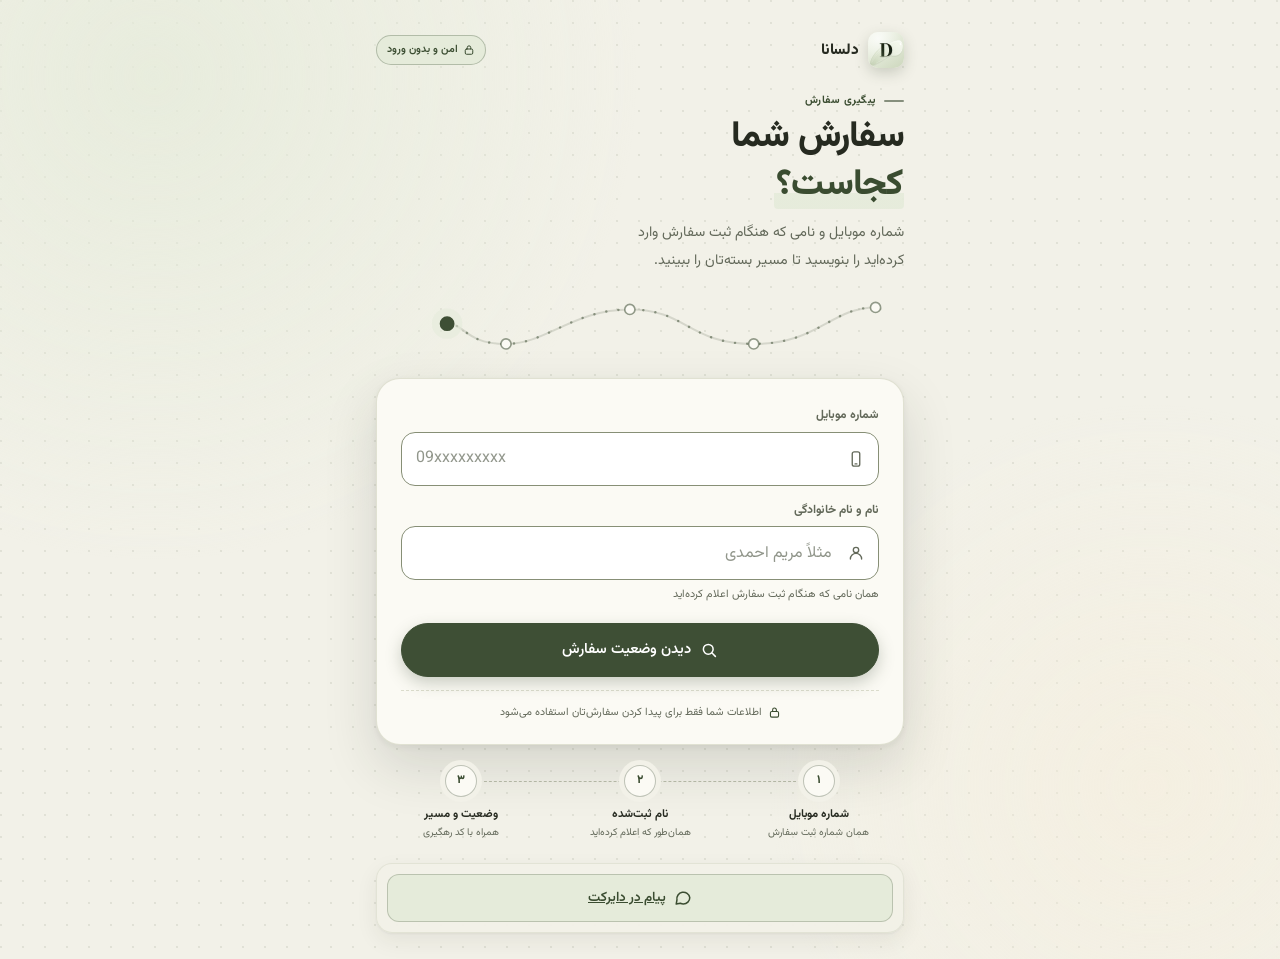
<file: reference/delsana/delsana-managent/track.html>
<!DOCTYPE html>
<html lang="fa" dir="rtl">
<head>
<meta charset="utf-8">
<meta name="viewport" content="width=device-width, initial-scale=1, viewport-fit=cover">
<title>پیگیری سفارش | دلسانا</title>
<meta name="description" content="پیگیری وضعیت سفارش‌های دلسانا با شماره موبایل و نام">
<!-- a public page: never indexed, no referrer leakage -->
<meta name="robots" content="noindex, nofollow">
<meta name="referrer" content="no-referrer">
<meta name="color-scheme" content="light dark">
<meta name="theme-color" content="#F2F1E8">
<link rel="icon" href="icon.svg" type="image/svg+xml">
<link rel="preconnect" href="https://fonts.googleapis.com">
<link rel="preconnect" href="https://fonts.gstatic.com" crossorigin>
<link rel="stylesheet" href="https://fonts.googleapis.com/css2?family=Vazirmatn:wght@400;500;600;700;800&display=swap">
<link rel="stylesheet" href="style.css">
<link rel="stylesheet" href="track.css">
<script>
  /* same anti-FOUC theme script as index.html: stored light/dark choice
     before first paint; no stored pref -> CSS follows the system */
  (function () {
    try {
      var t = localStorage.getItem('delsana-theme');
      if (t === 'light' || t === 'dark') {
        document.documentElement.setAttribute('data-theme', t);
        var m = document.querySelector('meta[name="theme-color"]');
        if (m) m.content = t === 'dark' ? '#13150F' : '#F2F1E8';
      }
    } catch (e) { /* private mode */ }
  })();
</script>
</head>
<body class="track-page">

<main class="track-wrap">

  <!-- slim brand bar: the page belongs to Delsana, without repeating a login hero -->
  <header class="track-topbar">
    <div class="track-identity">
      <img src="icon.svg" alt="" width="36" height="36">
      <span class="track-wordmark">دلسانا</span>
    </div>
    <span class="chip track-trust">
      <svg viewBox="0 0 24 24" fill="none" stroke="currentColor" stroke-width="2"
           stroke-linecap="round" stroke-linejoin="round" aria-hidden="true">
        <rect x="4.5" y="10" width="15" height="10.5" rx="2.5"/>
        <path d="M8.5 10V7.2a3.5 3.5 0 0 1 7 0V10"/>
      </svg>
      امن و بدون ورود
    </span>
  </header>

  <!-- hero: the question, the promise, and a decorative parcel route -->
  <section class="track-hero" aria-labelledby="track-title">
    <p class="track-eyebrow">
      <span class="track-eyebrow-rule" aria-hidden="true"></span>
      پیگیری سفارش
    </p>
    <h1 id="track-title">سفارش شما<br><span class="track-h1-accent">کجاست؟</span></h1>
    <p class="track-lede">
      شماره موبایل و نامی که هنگام ثبت سفارش وارد کرده‌اید را بنویسید
      تا مسیر بسته‌تان را ببینید.
    </p>

    <div class="track-route" aria-hidden="true">
      <svg viewBox="0 0 520 88" fill="none">
        <path class="track-route-base"
              d="M492 26 C 448 26 436 62 372 62 S 306 28 250 28 S 168 62 128 62 S 88 42 70 42"/>
        <path class="track-route-path"
              d="M492 26 C 448 26 436 62 372 62 S 306 28 250 28 S 168 62 128 62 S 88 42 70 42"/>
        <g class="track-route-nodes">
          <circle cx="492" cy="26" r="5"/>
          <circle cx="372" cy="62" r="5"/>
          <circle cx="250" cy="28" r="5"/>
          <circle cx="128" cy="62" r="5"/>
          <circle class="track-route-halo" cx="70" cy="42" r="15"/>
          <circle class="is-current" cx="70" cy="42" r="6.5"/>
        </g>
      </svg>
    </div>
  </section>

  <!-- the primary action: a floating lookup card -->
  <form id="track-form" class="card track-card" novalidate>
    <div id="track-error" class="form-error" role="alert" hidden></div>

    <div class="field track-field">
      <label for="track-phone">شماره موبایل</label>
      <div class="track-input-wrap">
        <span class="track-input-icon" aria-hidden="true">
          <svg viewBox="0 0 24 24" fill="none" stroke="currentColor" stroke-width="1.8"
               stroke-linecap="round" stroke-linejoin="round">
            <rect x="7" y="2.5" width="10" height="19" rx="2.6"/>
            <path d="M10.8 18.5h2.4"/>
          </svg>
        </span>
        <input id="track-phone" name="phone" type="tel" inputmode="tel"
               autocomplete="tel" dir="ltr" placeholder="09xxxxxxxxx">
      </div>
    </div>

    <div class="field track-field">
      <label for="track-name">نام و نام خانوادگی</label>
      <div class="track-input-wrap">
        <span class="track-input-icon" aria-hidden="true">
          <svg viewBox="0 0 24 24" fill="none" stroke="currentColor" stroke-width="1.8"
               stroke-linecap="round" stroke-linejoin="round">
            <circle cx="12" cy="8" r="3.6"/>
            <path d="M4.5 20a7.5 7.5 0 0 1 15 0"/>
          </svg>
        </span>
        <input id="track-name" name="name" type="text" autocomplete="name"
               aria-describedby="track-name-hint"
               placeholder="مثلاً مریم احمدی">
      </div>
      <p class="hint" id="track-name-hint">همان نامی که هنگام ثبت سفارش اعلام کرده‌اید</p>
    </div>

    <button id="track-submit" class="btn primary track-submit" type="submit">
      <svg viewBox="0 0 24 24" fill="none" stroke="currentColor" stroke-width="2"
           stroke-linecap="round" stroke-linejoin="round" aria-hidden="true">
        <circle cx="11" cy="11" r="6.5"/>
        <path d="m16 16 4.5 4.5"/>
      </svg>
      <span class="track-submit-label">دیدن وضعیت سفارش</span>
    </button>

    <p class="track-privacy-note">
      <svg viewBox="0 0 24 24" fill="none" stroke="currentColor" stroke-width="2"
           stroke-linecap="round" stroke-linejoin="round" aria-hidden="true">
        <rect x="4.5" y="10" width="15" height="10.5" rx="2.5"/>
        <path d="M8.5 10V7.2a3.5 3.5 0 0 1 7 0V10"/>
      </svg>
      اطلاعات شما فقط برای پیدا کردن سفارش‌تان استفاده می‌شود
    </p>
  </form>

  <!-- a three-step preview, hidden after the first search -->
  <ol id="track-guide" class="track-guide" aria-label="مراحل جست‌وجو">
    <li>
      <span class="track-guide-num" aria-hidden="true">۱</span>
      <span class="track-guide-label">شماره موبایل</span>
      <span class="track-guide-sub">همان شماره ثبت سفارش</span>
    </li>
    <li>
      <span class="track-guide-num" aria-hidden="true">۲</span>
      <span class="track-guide-label">نام ثبت‌شده</span>
      <span class="track-guide-sub">همان‌طور که اعلام کرده‌اید</span>
    </li>
    <li>
      <span class="track-guide-num" aria-hidden="true">۳</span>
      <span class="track-guide-label">وضعیت و مسیر</span>
      <span class="track-guide-sub">همراه با کد رهگیری</span>
    </li>
  </ol>

  <section id="track-results" aria-live="polite"></section>

  <div class="track-actions" role="group" aria-label="اقدام‌ها">
    <a id="track-dm" class="btn track-dm" href="https://ig.me/m/delsana.co"
       target="_blank" rel="noopener">
      <svg viewBox="0 0 24 24" fill="none" stroke="currentColor" stroke-width="2"
           stroke-linecap="round" stroke-linejoin="round" aria-hidden="true">
        <path d="M21 11.5a8.5 8.5 0 0 1-8.5 8.5c-1.4 0-2.8-.34-4-.94L3 20l.94-5.5A8.5 8.5 0 1 1 21 11.5z"/>
      </svg>
      پیام در دایرکت
    </a>
    <button id="track-reset" class="btn ghost track-reset" type="button" hidden>
      <svg viewBox="0 0 24 24" fill="none" stroke="currentColor" stroke-width="2"
           stroke-linecap="round" stroke-linejoin="round" aria-hidden="true">
        <path d="M20.5 12a8.5 8.5 0 1 1-2.49-6.01"/>
        <path d="M20.5 4v5h-5"/>
      </svg>
      جست‌وجوی جدید
    </button>
  </div>

</main>

<script src="track.js"></script>
</body>
</html>
</file>
<file: public/css/style.css>
/* Shopam base styles — CSS-variable token system borrowed from the Delsana
 * reference: tokens on :root, dark theme via system preference + explicit
 * override, RTL native, Persian-first typography. */
:root {
    --bg: #f3f4f6;
    --surface: #ffffff;
    --text: #1a1c1e;
    --muted: #6b7280;
    --brand: #4f46e5;
    --brand-soft: #eef2ff;
    --danger: #dc2626;
    --ok: #16a34a;
    --warn: #d97706;
    --radius: 14px;
    --font: 'Vazirmatn', 'Segoe UI', Tahoma, sans-serif;
}
@media (prefers-color-scheme: dark) {
    :root:not([data-theme='light']) {
        --bg: #101214;
        --surface: #1b1e22;
        --text: #e7e9ea;
        --muted: #9ca3af;
        --brand: #818cf8;
        --brand-soft: #23264d;
    }
}
:root[data-theme='dark'] {
    --bg: #101214;
    --surface: #1b1e22;
    --text: #e7e9ea;
    --muted: #9ca3af;
    --brand: #818cf8;
    --brand-soft: #23264d;
}

* { box-sizing: border-box; }
html { height: 100%; }
body {
    margin: 0;
    font-family: var(--font);
    background: var(--bg);
    color: var(--text);
    min-height: 100vh;
}
.wrap { max-width: 430px; margin: 0 auto; padding: 28px 16px; }
.card {
    background: var(--surface);
    border-radius: var(--radius);
    padding: 20px;
    box-shadow: 0 1px 3px rgba(0, 0, 0, 0.08);
    margin-bottom: 16px;
}
h1.brand { text-align: center; font-size: 1.4rem; margin: 0 0 14px; }
h2 { font-size: 1.05rem; margin: 0 0 8px; }
label { display: block; font-size: 0.85rem; color: var(--muted); margin: 12px 0 4px; }
input {
    width: 100%;
    padding: 10px 12px;
    border: 1px solid rgba(128, 128, 128, 0.35);
    border-radius: 10px;
    background: var(--bg);
    color: var(--text);
    font-family: inherit;
    font-size: 1rem;
}
input:focus { outline: 2px solid var(--brand); border-color: transparent; }
.btn {
    width: 100%;
    padding: 11px;
    border: 0;
    border-radius: 10px;
    font-family: inherit;
    font-size: 1rem;
    cursor: pointer;
    margin-top: 14px;
}
.btn.primary { background: var(--brand); color: #fff; }
.btn.danger { background: transparent; color: var(--danger); border: 1px solid var(--danger); }
.error { color: var(--danger); font-size: 0.85rem; margin: 10px 0 0; }
.hidden { display: none !important; }
.muted { color: var(--muted); font-size: 0.8rem; }
.small { font-size: 0.8rem; }
.linkrow { display: block; text-align: center; margin-top: 12px; color: var(--muted); }
dl { margin: 8px 0 0; }
.row { display: flex; justify-content: space-between; gap: 12px; padding: 8px 0; border-bottom: 1px solid rgba(128, 128, 128, 0.15); }
dt { color: var(--muted); font-size: 0.85rem; }
dd { margin: 0; font-size: 0.9rem; }
.topbar { display: flex; justify-content: space-between; align-items: center; margin-bottom: 10px; }
.theme-btn { background: none; border: 1px solid rgba(128, 128, 128, 0.35); border-radius: 8px; padding: 4px 10px; cursor: pointer; color: var(--text); font-family: inherit; font-size: 0.8rem; }

/* --- Step 3: app shell, products, dialogs --- */
.shellbar { padding: 14px 16px; }
.shellrow { display: flex; justify-content: space-between; align-items: center; }
.tabs { display: flex; gap: 8px; margin-top: 12px; overflow-x: auto; }
.tab { flex: 1; padding: 9px 12px; border: 0; border-radius: 10px; background: var(--bg); color: var(--muted); font-family: inherit; font-size: 0.9rem; cursor: not-allowed; white-space: nowrap; }
.tab.active { background: var(--brand-soft); color: var(--brand); font-weight: 700; }
.filters input, .filters select { margin-bottom: 8px; }
.filterrow { display: flex; gap: 8px; }
.filterrow > * { flex: 1; min-width: 0; }
.filterrow.checks { flex-wrap: wrap; }
label.check { display: flex; align-items: center; gap: 6px; font-size: 0.85rem; color: var(--text); margin: 6px 0; }
label.check input { width: auto; }
.grid { display: grid; grid-template-columns: repeat(auto-fill, minmax(150px, 1fr)); gap: 12px; margin: 4px 0 16px; }
.product-card { background: var(--surface); border-radius: var(--radius); box-shadow: 0 1px 3px rgba(0,0,0,0.08); overflow: hidden; position: relative; display: flex; flex-direction: column; }
.product-card.archived { opacity: 0.55; }
.product-card .cover { width: 100%; aspect-ratio: 1; object-fit: cover; display: block; background: var(--bg); }
.product-card .cover.placeholder { background: linear-gradient(135deg, var(--brand-soft), var(--bg)); }
.select { position: absolute; top: 6px; left: 6px; z-index: 2; }
.select input { width: auto; accent-color: var(--brand); }
.product-card .body { padding: 10px 12px; flex: 1; }
.product-card .name { font-weight: 700; font-size: 0.95rem; margin-bottom: 2px; }
.product-card .price { color: var(--brand); font-weight: 700; margin-top: 4px; }
.product-card .cost { color: var(--muted); margin-top: 4px; }
.product-card .actions { display: flex; gap: 6px; padding: 0 10px 10px; }
.badge { display: inline-block; font-size: 0.7rem; border-radius: 8px; padding: 2px 8px; margin: 2px 2px 0 0; }
.badge.expired { background: var(--danger); color: #fff; }
.badge.expiring { background: var(--warn); color: #fff; }
.badge.low { background: var(--brand-soft); color: var(--brand); }
.badge.coverbadge { background: var(--ok); color: #fff; }
.mini { padding: 5px 10px; border: 1px solid rgba(128,128,128,0.35); border-radius: 8px; background: var(--surface); color: var(--text); font-family: inherit; font-size: 0.78rem; cursor: pointer; }
.mini:disabled { opacity: 0.45; cursor: default; }
.pager { display: flex; align-items: center; justify-content: center; gap: 12px; margin-bottom: 20px; }
.loading, .empty { text-align: center; padding: 30px 0; }
.dialog { position: fixed; inset: 0; background: rgba(0,0,0,0.45); display: flex; align-items: flex-start; justify-content: center; overflow-y: auto; padding: 24px 12px; z-index: 50; }
.dialog-card { background: var(--surface); border-radius: var(--radius); padding: 18px; width: 100%; max-width: 480px; }
.dlg-head { display: flex; justify-content: space-between; align-items: center; margin-bottom: 8px; }
.dlg-head h2 { margin: 0; }
input.bad { border-color: var(--danger); outline-color: var(--danger); }
.img-head { display: flex; justify-content: space-between; align-items: center; margin-top: 14px; }
#img-input { max-width: 60%; font-size: 0.8rem; }
.progress { height: 6px; border-radius: 4px; background: var(--bg); margin: 8px 0; overflow: hidden; }
#img-bar { height: 100%; width: 0; background: var(--brand); transition: width 0.15s; }
.img-list { margin-top: 8px; }
.img-row { display: flex; align-items: center; gap: 8px; padding: 6px 0; border-bottom: 1px solid rgba(128,128,128,0.15); }
.img-row img { width: 44px; height: 44px; object-fit: cover; border-radius: 8px; background: var(--bg); }
.img-row .spacer { flex: 1; }
.preview { background: var(--bg); border-radius: 10px; padding: 8px 10px; max-height: 140px; overflow-y: auto; }
.toast { position: fixed; bottom: 18px; right: 50%; transform: translateX(50%); background: var(--text); color: var(--bg); padding: 9px 16px; border-radius: 10px; font-size: 0.85rem; z-index: 99; max-width: 90vw; }
.toast.bad { background: var(--danger); color: #fff; }
@media (min-width: 768px) {
  .wrap { max-width: 980px; }
  .grid { grid-template-columns: repeat(auto-fill, minmax(190px, 1fr)); }
}
</file>
<file: reference/delsana/delsana-managent/style.css>
/* ==========================================================================
   Delsana Management — style.css
   Mobile-first, RTL. Theme: follows the system via prefers-color-scheme until
   the user picks light/dark in Settings (html[data-theme] override).
   Palette: ivory ground, cream surfaces, pale sage panels,
   deep forest-green primary (#3E4F35). Class contract unchanged.
   ========================================================================== */

:root {
  color-scheme: light dark;

  --brand: #3E4F35;
  --brand-strong: #33432A;
  --brand-soft: #E5EBDA;
  --brand-text: #3A4C30;
  --on-brand: #FFFFFF;

  --bg: #F2F1E8;
  --surface: #FBFAF4;
  --surface-2: #E7E9DC;
  --field: #FFFFFF;

  --text: #262A20;
  --muted: #63695A;
  --border: #DCDDCD;
  --border-strong: #878F76;
  --shadow: 0 1px 2px rgba(38, 42, 32, .05), 0 8px 22px rgba(38, 42, 32, .07);
  --shadow-lg: 0 2px 6px rgba(38, 42, 32, .06), 0 22px 54px rgba(38, 42, 32, .14);
  --scrim: rgba(26, 30, 20, .52);

  --ok: #3A7341;
  --ok-soft: #E4F0E4;
  --on-ok: #FFFFFF;
  --danger: #B4462F;
  --danger-soft: #F8E7E1;
  --on-danger: #FFFFFF;
  --warn: #8A6718;
  --warn-soft: #F7EEDB;
  --on-warn: #FFFFFF;
  --info: #48677F;
  --info-soft: #E5EDF3;

  --radius: 16px;
  --radius-sm: 11px;
  --tabbar-h: 62px;
  --font: "Vazirmatn", Tahoma, "Segoe UI", sans-serif;
}

/* System dark — applies only until the user chooses a theme explicitly
   (html[data-theme] overrides win on specificity). Also the no-JS fallback. */
@media (prefers-color-scheme: dark) {
  :root:not([data-theme]) {
    color-scheme: dark;

    --brand: #93AC7E;
    --brand-strong: #A9C195;
    --brand-soft: #26301F;
    --brand-text: #C3D6AD;
    --on-brand: #14170F;

    --bg: #13150F;
    --surface: #1B1E16;
    --surface-2: #24281D;
    --field: #23271C;

    --text: #EBEDE2;
    --muted: #A7AD9A;
    --border: #33382A;
    --border-strong: #6B735D;
    --shadow: 0 1px 2px rgba(0, 0, 0, .4), 0 8px 22px rgba(0, 0, 0, .35);
    --shadow-lg: 0 2px 6px rgba(0, 0, 0, .45), 0 24px 60px rgba(0, 0, 0, .5);
    --scrim: rgba(6, 8, 4, .62);

    --ok: #7FBF87;
    --ok-soft: #1B2C1D;
    --on-ok: #10170F;
    --danger: #E2957F;
    --danger-soft: #331E17;
    --on-danger: #2A1410;
    --warn: #DDBB6A;
    --warn-soft: #2F2716;
    --on-warn: #241C0B;
    --info: #93B7D1;
    --info-soft: #1B2733;
  }
}

/* Explicit choice from Settings — beats the media query by specificity.
   Light needs no token block: the :root defaults above already are light. */
:root[data-theme="light"] { color-scheme: light; }

:root[data-theme="dark"] {
  color-scheme: dark;

  --brand: #93AC7E;
  --brand-strong: #A9C195;
  --brand-soft: #26301F;
  --brand-text: #C3D6AD;
  --on-brand: #14170F;

  --bg: #13150F;
  --surface: #1B1E16;
  --surface-2: #24281D;
  --field: #23271C;

  --text: #EBEDE2;
  --muted: #A7AD9A;
  --border: #33382A;
  --border-strong: #6B735D;
  --shadow: 0 1px 2px rgba(0, 0, 0, .4), 0 8px 22px rgba(0, 0, 0, .35);
  --shadow-lg: 0 2px 6px rgba(0, 0, 0, .45), 0 24px 60px rgba(0, 0, 0, .5);
  --scrim: rgba(6, 8, 4, .62);

  --ok: #7FBF87;
  --ok-soft: #1B2C1D;
  --on-ok: #10170F;
  --danger: #E2957F;
  --danger-soft: #331E17;
  --on-danger: #2A1410;
  --warn: #DDBB6A;
  --warn-soft: #2F2716;
  --on-warn: #241C0B;
  --info: #93B7D1;
  --info-soft: #1B2733;
}

* { box-sizing: border-box; }

html, body {
  margin: 0;
  padding: 0;
  background: var(--bg);
  color: var(--text);
  font-family: var(--font);
  font-size: 15px;
  line-height: 1.7;
  -webkit-text-size-adjust: 100%;
  overflow-x: hidden;
  overflow-x: clip;
  overscroll-behavior-x: none;
}
body { touch-action: manipulation; }

[hidden] { display: none !important; }

h1, h2, h3, h4 { margin: 0 0 .4em; font-weight: 700; line-height: 1.5; color: var(--text); }
h1 { font-size: 1.35rem; }
h2 { font-size: 1.1rem; }
h3 { font-size: .98rem; }
p { margin: 0 0 .6em; }
a { color: var(--brand-text); }

button, input, select, textarea { font-family: inherit; font-size: inherit; color: inherit; }
img { max-width: 100%; }

:focus-visible {
  outline: 2px solid var(--brand);
  outline-offset: 2px;
  border-radius: 4px;
}

/* ---------------------------------------------------------------- boot --- */
.boot {
  position: fixed;
  inset: 0;
  display: flex;
  flex-direction: column;
  align-items: center;
  justify-content: center;
  gap: 14px;
  background:
    radial-gradient(48rem 48rem at 12% 8%, color-mix(in srgb, var(--brand-soft) 65%, transparent), transparent 62%),
    radial-gradient(42rem 42rem at 88% 92%, color-mix(in srgb, var(--warn-soft) 55%, transparent), transparent 58%),
    var(--bg);
  z-index: 100;
  color: var(--muted);
}
.boot p { margin: 0; }
.boot.done { opacity: 0; pointer-events: none; transition: opacity .3s; }

.spinner {
  width: 34px;
  height: 34px;
  border: 3px solid var(--border);
  border-top-color: var(--brand);
  border-radius: 50%;
  animation: spin .8s linear infinite;
}
@keyframes spin { to { transform: rotate(360deg); } }

.inline-spinner {
  display: inline-block;
  width: 18px;
  height: 18px;
  border: 2px solid color-mix(in srgb, var(--brand) 30%, transparent);
  border-top-color: currentColor;
  border-radius: 50%;
  animation: spin .8s linear infinite;
  vertical-align: -4px;
}
.btn .inline-spinner {
  border-color: color-mix(in srgb, var(--on-brand) 40%, transparent);
  border-top-color: var(--on-brand);
}
.btn:not(.primary):not(.danger):not(.ok) .inline-spinner {
  border-color: var(--border);
  border-top-color: var(--brand);
}

/* --------------------------------------------------------------- login --- */
.login {
  min-height: 100dvh;
  display: flex;
  align-items: center;
  justify-content: center;
  padding: 20px;
  background:
    radial-gradient(52rem 52rem at 14% 12%, color-mix(in srgb, var(--brand-soft) 75%, transparent), transparent 60%),
    radial-gradient(44rem 44rem at 88% 86%, color-mix(in srgb, var(--warn-soft) 60%, transparent), transparent 55%),
    var(--bg);
}
.login-card {
  width: 100%;
  max-width: 400px;
  background: var(--surface);
  border: 1px solid var(--border);
  border-radius: 22px;
  box-shadow: var(--shadow-lg);
  padding: 30px 24px;
}
.brand { text-align: center; margin-bottom: 20px; }
.brand img {
  border-radius: 18px;
  box-shadow: 0 8px 22px color-mix(in srgb, var(--brand) 22%, transparent);
}
.brand h1 { margin: 12px 0 2px; font-size: 1.32rem; }
.brand p { color: var(--muted); margin: 0; font-size: .9rem; }

/* --------------------------------------------------------------- shell --- */
.main {
  display: flex;
  flex-direction: column;
  min-height: 100dvh;
}

.topbar {
  position: sticky;
  top: 0;
  z-index: 30;
  display: flex;
  align-items: center;
  justify-content: space-between;
  gap: 10px;
  padding: 10px 14px;
  padding-top: calc(10px + env(safe-area-inset-top));
  background: color-mix(in srgb, var(--surface) 92%, transparent);
  backdrop-filter: blur(10px);
  border-bottom: 1px solid var(--border);
}
.topbar-brand { display: flex; align-items: center; gap: 8px; min-width: 0; }
.topbar-brand img {
  border-radius: 7px;
  box-shadow: 0 2px 8px color-mix(in srgb, var(--brand) 20%, transparent);
}
.topbar-brand strong { font-size: 1.02rem; white-space: nowrap; overflow: hidden; text-overflow: ellipsis; }
.topbar-actions { display: flex; align-items: center; gap: 6px; }

.chip {
  background: var(--brand-soft);
  color: var(--brand-text);
  border: 1px solid color-mix(in srgb, var(--brand) 30%, transparent);
  border-radius: 999px;
  padding: 1px 9px;
  font-size: .76rem;
  font-weight: 600;
  white-space: nowrap;
}

.icon-btn {
  display: inline-flex;
  align-items: center;
  justify-content: center;
  width: 40px;
  height: 40px;
  border: 1px solid var(--border);
  background: var(--field);
  border-radius: 12px;
  cursor: pointer;
  color: var(--muted);
  transition: color .15s, border-color .15s, background .15s;
}
.icon-btn:hover { color: var(--brand-text); border-color: var(--brand); }
.icon-btn.busy svg { animation: spin 1s linear infinite; }

/* ------------------------------------------------------------- tabbar ---- */
.tabbar {
  position: fixed;
  bottom: 0;
  left: 0;
  right: 0;
  z-index: 40;
  display: flex;
  background: color-mix(in srgb, var(--surface) 96%, transparent);
  backdrop-filter: blur(10px);
  border-top: 1px solid var(--border);
  padding-bottom: env(safe-area-inset-bottom);
}
.tab {
  position: relative;
  flex: 1 1 0;
  min-width: 0;
  min-height: var(--tabbar-h);
  display: flex;
  flex-direction: column;
  align-items: center;
  justify-content: center;
  gap: 3px;
  padding: 6px 2px;
  border: 0;
  background: transparent;
  color: var(--muted);
  cursor: pointer;
  font-size: .68rem;
  font-weight: 600;
  -webkit-tap-highlight-color: transparent;
  transition: background .15s, color .15s;
}
.tab span { white-space: nowrap; overflow: hidden; text-overflow: ellipsis; max-width: 100%; }
.tab:active { transform: scale(.97); }
.tab.active {
  color: var(--brand-text);
  background: color-mix(in srgb, var(--brand-soft) 60%, transparent);
}
.tab.active::before {
  content: "";
  position: absolute;
  top: 0;
  left: 50%;
  transform: translateX(-50%);
  width: 26px;
  height: 3px;
  border-radius: 0 0 4px 4px;
  background: var(--brand);
}
.badge {
  position: absolute;
  top: 6px;
  inset-inline-start: 50%;
  margin-inline-start: 8px;
  min-width: 18px;
  height: 18px;
  padding: 0 5px;
  border-radius: 999px;
  background: var(--danger);
  color: var(--on-danger);
  font-size: .68rem;
  font-weight: 700;
  display: flex;
  align-items: center;
  justify-content: center;
  line-height: 1;
}

/* ------------------------------------------------------------- content --- */
.content {
  flex: 1;
  width: 100%;
  max-width: 1040px;
  margin: 0 auto;
  padding: 14px 12px calc(var(--tabbar-h) + 26px + env(safe-area-inset-bottom));
}
.view { display: block; }

.view-head {
  display: flex;
  flex-wrap: wrap;
  align-items: center;
  gap: 8px;
  margin-bottom: 14px;
  padding-bottom: 12px;
  border-bottom: 1px solid var(--border);
}
.view-head h2 { margin: 0; flex: 1 1 auto; font-size: 1.16rem; }
.view-head .spacer { flex: 1 1 auto; }

/* -------------------------------------------------------------- cards ---- */
.card {
  background: var(--surface);
  border: 1px solid var(--border);
  border-radius: var(--radius);
  box-shadow: var(--shadow);
  padding: 14px;
  margin-bottom: 12px;
}
.card.pad-lg { padding: 18px 16px; }
.card-title {
  display: flex;
  align-items: center;
  gap: 8px;
  justify-content: space-between;
  margin-bottom: 10px;
}
.card-title h3 { margin: 0; }

.grid { display: grid; gap: 12px; }
.grid.two { grid-template-columns: repeat(auto-fit, minmax(140px, 1fr)); }
.grid.three { grid-template-columns: repeat(auto-fit, minmax(150px, 1fr)); }
.grid.four { grid-template-columns: repeat(auto-fit, minmax(130px, 1fr)); }
.grid.cols { grid-template-columns: repeat(auto-fit, minmax(300px, 1fr)); align-items: start; }

.hint {
  font-size: .78rem;
  color: var(--muted);
  margin: 6px 0 0;
  line-height: 1.7;
}

.stat {
  background: var(--surface);
  border: 1px solid var(--border);
  border-radius: var(--radius);
  padding: 12px 13px;
}
.stat .label { color: var(--muted); font-size: .8rem; display: block; }
.stat .value { font-size: 1.15rem; font-weight: 700; display: block; margin-top: 2px; }
.stat .sub { color: var(--muted); font-size: .76rem; }
.stat.accent { background: var(--brand-soft); border-color: color-mix(in srgb, var(--brand) 35%, transparent); }
.stat.accent .value { color: var(--brand-text); }
.stat.danger { background: var(--danger-soft); border-color: color-mix(in srgb, var(--danger) 35%, transparent); }
.stat.danger .value { color: var(--danger); }
.stat.ok { background: var(--ok-soft); border-color: color-mix(in srgb, var(--ok) 35%, transparent); }
.stat.ok .value { color: var(--ok); }

/* ------------------------------------------------------------- forms ----- */
.field { margin-bottom: 12px; }
.field > label {
  display: block;
  font-size: .84rem;
  font-weight: 600;
  color: var(--muted);
  margin-bottom: 5px;
}
.field .hint { font-size: .76rem; color: var(--muted); margin-top: 4px; }

input[type="text"],
input[type="email"],
input[type="password"],
input[type="number"],
input[type="date"],
input[type="search"],
input[type="tel"],
select,
textarea {
  width: 100%;
  padding: 10px 12px;
  background: var(--field);
  border: 1px solid var(--border-strong);
  border-radius: var(--radius-sm);
  outline: none;
  min-height: 44px;
  transition: border-color .15s, box-shadow .15s;
}
textarea { min-height: 78px; resize: vertical; line-height: 1.7; }
input:focus, select:focus, textarea:focus {
  border-color: var(--brand);
  box-shadow: 0 0 0 3px color-mix(in srgb, var(--brand) 22%, transparent);
}
input[readonly] { background: var(--surface-2); color: var(--muted); }
input.invalid, select.invalid, textarea.invalid { border-color: var(--danger); }
input::placeholder, textarea::placeholder { color: color-mix(in srgb, var(--muted) 75%, transparent); }

.row { display: flex; gap: 8px; align-items: center; }
.row.wrap { flex-wrap: wrap; }
.row > * { min-width: 0; }
.grow { flex: 1 1 auto; }

.segmented {
  display: flex;
  gap: 6px;
  background: var(--surface-2);
  padding: 4px;
  border-radius: var(--radius-sm);
  border: 1px solid var(--border);
}
.segmented label {
  flex: 1 1 0;
  text-align: center;
  padding: 8px 6px;
  border-radius: 8px;
  font-size: .86rem;
  font-weight: 600;
  cursor: pointer;
  color: var(--muted);
  user-select: none;
  transition: background .15s, color .15s;
}
.segmented input { position: absolute; opacity: 0; pointer-events: none; }
.segmented label:has(input:checked),
.segmented label.on {
  background: var(--field);
  color: var(--brand-text);
  box-shadow: var(--shadow);
}
.segmented label:has(input:focus-visible) { outline: 2px solid var(--brand); }

.check {
  display: inline-flex;
  align-items: center;
  gap: 7px;
  font-size: .88rem;
  cursor: pointer;
  min-height: 40px;
}
.check input { width: 18px; height: 18px; accent-color: var(--brand); }

.form-error {
  background: var(--danger-soft);
  color: var(--danger);
  border: 1px solid color-mix(in srgb, var(--danger) 35%, transparent);
  padding: 9px 12px;
  border-radius: var(--radius-sm);
  font-size: .86rem;
  margin: 0 0 10px;
}

.alert {
  display: flex;
  gap: 8px;
  align-items: flex-start;
  padding: 10px 12px;
  border-radius: var(--radius-sm);
  font-size: .85rem;
  margin-bottom: 10px;
  border: 1px solid transparent;
}
.alert.warn { background: var(--warn-soft); color: var(--warn); border-color: color-mix(in srgb, var(--warn) 30%, transparent); }
.alert.info { background: var(--info-soft); color: var(--info); border-color: color-mix(in srgb, var(--info) 30%, transparent); }
.alert.danger { background: var(--danger-soft); color: var(--danger); border-color: color-mix(in srgb, var(--danger) 30%, transparent); }

/* ------------------------------------------------------------ buttons ---- */
.btn {
  display: inline-flex;
  align-items: center;
  justify-content: center;
  gap: 7px;
  min-height: 44px;
  padding: 9px 16px;
  border-radius: 12px;
  border: 1px solid var(--border);
  background: var(--field);
  color: var(--text);
  font-weight: 600;
  cursor: pointer;
  transition: background .15s, border-color .15s, color .15s, transform .05s;
  -webkit-tap-highlight-color: transparent;
}
.btn:hover { border-color: color-mix(in srgb, var(--brand) 45%, var(--border)); }
.btn:active { transform: translateY(1px); }
.btn:disabled { opacity: .55; cursor: not-allowed; }
.btn.primary {
  background: var(--brand);
  border-color: var(--brand);
  color: var(--on-brand);
  border-radius: 999px;
  box-shadow: 0 6px 16px color-mix(in srgb, var(--brand) 26%, transparent);
}
.btn.primary:hover { background: var(--brand-strong); border-color: var(--brand-strong); }
.btn.danger { background: var(--danger); border-color: var(--danger); color: var(--on-danger); }
.btn.ghost { background: transparent; }
.btn.small { min-height: 36px; padding: 5px 11px; font-size: .84rem; border-radius: 9px; }
.btn.tiny { min-height: 32px; padding: 3px 9px; font-size: .78rem; border-radius: 8px; }
.btn.block { width: 100%; }
.btn.link { border: 0; background: none; color: var(--brand-text); min-height: 36px; padding: 4px 6px; }
.btn.ok { background: var(--ok); border-color: var(--ok); color: var(--on-ok); }

/* -------------------------------------------------------------- badges --- */
.pill {
  display: inline-flex;
  align-items: center;
  gap: 5px;
  padding: 2px 9px;
  border-radius: 999px;
  font-size: .76rem;
  font-weight: 700;
  border: 1px solid transparent;
  white-space: nowrap;
}
.pill.st-new { background: var(--info-soft); color: var(--info); }
.pill.st-awaiting_snapp { background: var(--warn-soft); color: var(--warn); }
.pill.st-paid { background: var(--brand-soft); color: var(--brand-text); }
.pill.st-settled { background: var(--info-soft); color: var(--info); }
.pill.st-shipped { background: var(--ok-soft); color: var(--ok); }
.pill.st-delivered { background: var(--ok-soft); color: var(--ok); }
.pill.st-cancelled { background: var(--surface-2); color: var(--muted); }
.pill.muted { background: var(--surface-2); color: var(--muted); }
.pill.danger { background: var(--danger-soft); color: var(--danger); }
.pill.warn { background: var(--warn-soft); color: var(--warn); }
.pill.brand { background: var(--brand-soft); color: var(--brand-text); }

/* ------------------------------------------------------------ products --- */
.product {
  display: flex;
  flex-direction: column;
  gap: 10px;
}
.product-head { display: flex; align-items: flex-start; justify-content: space-between; gap: 8px; }
.product-name { font-weight: 700; font-size: 1rem; }
.product-pills { display: inline-flex; gap: 6px; align-items: center; margin-top: 4px; }
.product.dim { opacity: .55; }
.product.dim .price-box.hero { background: var(--surface-2); border-color: var(--border); }
.product.dim .price-box.hero .v { color: inherit; }
.chip-row { display: flex; gap: 8px; flex-wrap: wrap; margin: 8px 0 12px; }
.chip-filter.active {
  background: var(--brand-soft);
  border-color: var(--brand);
  color: var(--brand-text);
  font-weight: 700;
}
.btn.danger-outline {
  background: transparent;
  border-color: var(--danger);
  color: var(--danger);
}
.btn.danger-outline:hover { background: var(--danger-soft); border-color: var(--danger); }
.price-grid { display: grid; grid-template-columns: repeat(auto-fit, minmax(112px, 1fr)); gap: 8px; }
.price-box {
  background: var(--surface-2);
  border: 1px solid var(--border);
  border-radius: var(--radius-sm);
  padding: 8px 10px;
}
.price-box .k { font-size: .74rem; color: var(--muted); display: block; }
.price-box .v { font-weight: 700; font-size: .98rem; }
.price-box.hero { background: var(--brand-soft); border-color: color-mix(in srgb, var(--brand) 30%, transparent); }
.price-box.hero .v { color: var(--brand-text); }
.edit-grid { display: grid; grid-template-columns: repeat(auto-fit, minmax(120px, 1fr)); gap: 8px; }
.edit-grid .field { margin: 0; }
.edit-grid .field input { min-height: 40px; padding: 7px 10px; }
.archived-tag { opacity: .6; }

.bulk-bar {
  position: sticky;
  bottom: calc(var(--tabbar-h) + 8px);
  background: var(--surface);
  border: 1px solid var(--brand);
  border-radius: var(--radius);
  box-shadow: var(--shadow);
  padding: 10px;
  margin-top: 10px;
  z-index: 20;
}

/* ---------------------------------------------------------- order form --- */
.lines { display: flex; flex-direction: column; gap: 8px; }
.line-item {
  display: flex;
  gap: 8px;
  align-items: center;
  background: var(--surface-2);
  border: 1px solid var(--border);
  border-radius: var(--radius-sm);
  padding: 8px 10px;
}
.line-item.over { border-color: var(--warn); background: var(--warn-soft); }
.line-item.over .meta { color: var(--warn); font-weight: 700; }
.line-item.gone { border-color: var(--danger); background: var(--danger-soft); }
.line-item.gone .meta { color: var(--danger); font-weight: 700; }
.line-item .grow { min-width: 0; }
.line-item .name { font-weight: 600; font-size: .9rem; overflow: hidden; text-overflow: ellipsis; white-space: nowrap; }
.line-item .meta { font-size: .75rem; color: var(--muted); }
/* accounts rows: warnings + per-row actions (sections 6 and 7.2) */
.line-item .row-pills { display: flex; flex-wrap: wrap; gap: 4px; margin-top: 4px; }
.line-item .row-actions { display: flex; flex-wrap: wrap; gap: 6px; align-items: center; flex: 0 0 auto; }
.qty-input { width: 74px; text-align: center; min-height: 38px; padding: 6px; }
.line-total { font-weight: 700; font-size: .88rem; white-space: nowrap; }

.picker {
  border: 1px solid var(--border-strong);
  border-radius: var(--radius-sm);
  max-height: 240px;
  overflow-y: auto;
  background: var(--field);
}
.picker-item {
  display: flex;
  align-items: center;
  justify-content: space-between;
  gap: 8px;
  width: 100%;
  padding: 10px 12px;
  border: 0;
  border-bottom: 1px solid var(--border);
  background: transparent;
  cursor: pointer;
  text-align: start;
  min-height: 46px;
}
.picker-item:last-child { border-bottom: 0; }
.picker-item:hover:not(:disabled) { background: var(--brand-soft); }
.picker-item:disabled { opacity: .5; cursor: not-allowed; }
.picker-item .pi-name { font-weight: 600; font-size: .9rem; }
.picker-item .pi-meta { font-size: .76rem; color: var(--muted); }

.summary { display: flex; flex-direction: column; gap: 6px; }
.sum-row {
  display: flex;
  align-items: center;
  justify-content: space-between;
  gap: 10px;
  font-size: .9rem;
  padding: 5px 0;
  border-bottom: 1px dashed var(--border);
}
.sum-row:last-child { border-bottom: 0; }
.sum-row .k { color: var(--muted); }
.sum-row .v { font-weight: 700; }
.sum-row.total { font-size: 1.05rem; }
.sum-row.total .v { color: var(--brand-text); font-size: 1.15rem; }
.sum-row.hide-m { display: none; }

/* -------------------------------------------------------------- orders --- */
.filters { display: grid; grid-template-columns: repeat(auto-fit, minmax(130px, 1fr)); gap: 8px; }
.filters .field { margin: 0; }
.filters input, .filters select { min-height: 40px; padding: 7px 10px; }

.order-card { position: relative; overflow: hidden; }
.order-card.pinned { border-color: var(--brand); box-shadow: 0 0 0 2px color-mix(in srgb, var(--brand) 35%, transparent), var(--shadow); }
.order-card.pinned::before {
  content: "";
  position: absolute;
  inset-inline-start: 0;
  top: 0;
  bottom: 0;
  width: 4px;
  background: var(--brand);
}
/* deep-link target (9.5): brief highlight after a notification click */
@keyframes card-flash {
  0%, 100% { box-shadow: none; }
  50% { box-shadow: 0 0 0 3px color-mix(in srgb, var(--brand) 60%, transparent); }
}
.order-card.flash { animation: card-flash 1.1s ease-in-out 2; border-color: var(--brand); }
.order-head { display: flex; align-items: flex-start; justify-content: space-between; gap: 8px; flex-wrap: wrap; }
.order-head .who { min-width: 0; }
.order-head .who .cust { font-weight: 700; font-size: 1rem; }
.order-head .who .sub { font-size: .78rem; color: var(--muted); }
.order-actions { display: flex; gap: 6px; align-items: center; flex-wrap: wrap; justify-content: flex-end; }
.pin-btn.active { color: var(--brand-text); border-color: var(--brand); background: var(--brand-soft); }

.order-items { margin: 10px 0; display: flex; flex-direction: column; gap: 5px; }
.order-items .oi {
  display: flex;
  justify-content: space-between;
  gap: 8px;
  font-size: .87rem;
  background: var(--surface-2);
  border-radius: 9px;
  padding: 6px 9px;
}
.order-items .oi .q { color: var(--muted); }

.money-grid { display: grid; grid-template-columns: repeat(auto-fit, minmax(128px, 1fr)); gap: 7px; }
.money-cell {
  background: var(--surface-2);
  border-radius: 10px;
  padding: 7px 9px;
  border: 1px solid var(--border);
}
.money-cell .k { font-size: .72rem; color: var(--muted); display: block; }
.money-cell .v { font-weight: 700; font-size: .93rem; }
.money-cell.hero { background: var(--brand-soft); border-color: color-mix(in srgb, var(--brand) 30%, transparent); }
.money-cell.hero .v { color: var(--brand-text); }
.money-cell.warn { background: var(--warn-soft); border-color: color-mix(in srgb, var(--warn) 30%, transparent); }
.money-cell.warn .v { color: var(--warn); }

.order-foot {
  display: flex;
  flex-wrap: wrap;
  gap: 8px;
  align-items: center;
  justify-content: space-between;
  margin-top: 10px;
  padding-top: 10px;
  border-top: 1px solid var(--border);
  font-size: .8rem;
  color: var(--muted);
}
.track-row { display: flex; gap: 6px; align-items: center; margin-top: 8px; }
.track-row input { min-height: 38px; padding: 6px 10px; }
.status-actions { display: flex; flex-wrap: wrap; gap: 6px; margin-top: 10px; }

.history { margin-top: 10px; border-top: 1px dashed var(--border); padding-top: 8px; }
.history summary { cursor: pointer; font-size: .82rem; color: var(--muted); font-weight: 600; }
.history ol { list-style: none; margin: 8px 0 0; padding: 0; display: flex; flex-direction: column; gap: 5px; }
.history li { font-size: .78rem; color: var(--muted); display: flex; gap: 6px; align-items: center; }
.history li::before { content: ""; width: 7px; height: 7px; border-radius: 50%; background: var(--brand); flex: none; }

.empty {
  text-align: center;
  color: var(--muted);
  padding: 34px 14px;
  border: 1px dashed color-mix(in srgb, var(--border) 85%, var(--muted));
  border-radius: var(--radius);
  background: var(--surface);
}
.empty strong { display: block; color: var(--text); margin-bottom: 4px; }

.skeleton {
  background: linear-gradient(90deg, var(--surface-2) 25%, color-mix(in srgb, var(--border) 70%, var(--surface)) 37%, var(--surface-2) 63%);
  background-size: 400% 100%;
  animation: shimmer 1.2s infinite;
  border-radius: var(--radius);
  height: 96px;
  margin-bottom: 12px;
}
@keyframes shimmer { 0% { background-position: 100% 50%; } 100% { background-position: 0 50%; } }

/* ------------------------------------------------------------- reports --- */
.range-btns { display: flex; flex-wrap: wrap; gap: 7px; margin-bottom: 12px; }
.range-btns .btn.active {
  background: var(--brand);
  border-color: var(--brand);
  color: var(--on-brand);
}

.bar-list { display: flex; flex-direction: column; gap: 9px; }
.bar-row .bar-top { display: flex; justify-content: space-between; font-size: .84rem; gap: 8px; }
.bar-row .bar-top b { font-weight: 700; }
.bar-row .bar-track {
  height: 9px;
  background: var(--surface-2);
  border-radius: 999px;
  overflow: hidden;
  margin-top: 4px;
  border: 1px solid var(--border);
}
.bar-row .bar-fill {
  height: 100%;
  background: linear-gradient(90deg, var(--brand), var(--brand-strong));
  border-radius: 999px;
}

.split {
  display: flex;
  height: 12px;
  border-radius: 999px;
  overflow: hidden;
  border: 1px solid var(--border);
  background: var(--surface-2);
}
.split i { display: block; height: 100%; }
.split .s1 { background: var(--brand); }
.split .s2 { background: var(--info); }
.split-legend { display: flex; gap: 14px; flex-wrap: wrap; font-size: .8rem; margin-top: 7px; color: var(--muted); }
.split-legend i { display: inline-block; width: 10px; height: 10px; border-radius: 3px; margin-inline-end: 5px; }

table.data {
  width: 100%;
  border-collapse: collapse;
  font-size: .84rem;
}
table.data th, table.data td { padding: 7px 8px; border-bottom: 1px solid var(--border); text-align: start; }
table.data th { color: var(--muted); font-weight: 600; font-size: .78rem; }
table.data tr:last-child td { border-bottom: 0; }

/* ------------------------------------------------------------- toasts ---- */
.toasts {
  position: fixed;
  z-index: 90;
  bottom: calc(var(--tabbar-h) + 14px + env(safe-area-inset-bottom));
  left: 12px;
  right: 12px;
  display: flex;
  flex-direction: column;
  align-items: center;
  gap: 8px;
  pointer-events: none;
}
.toast {
  pointer-events: none;
  min-width: 200px;
  max-width: 460px;
  background: var(--text);
  color: var(--bg);
  padding: 10px 15px;
  border-radius: 999px;
  box-shadow: var(--shadow);
  font-size: .87rem;
  font-weight: 600;
  text-align: center;
  animation: toast-in .22s ease-out;
}
.toast.ok { background: var(--ok); color: var(--on-ok); }
.toast.err { background: var(--danger); color: var(--on-danger); }
.toast.warn { background: var(--warn); color: var(--on-warn); }
@keyframes toast-in { from { opacity: 0; transform: translateY(10px); } }

/* -------------------------------------------------------------- modal ---- */
.modal-backdrop {
  position: fixed;
  inset: 0;
  background: var(--scrim);
  backdrop-filter: blur(2px);
  z-index: 95;
  display: flex;
  align-items: center;
  justify-content: center;
  padding: 18px;
  animation: fade-in .15s ease-out;
}
@keyframes fade-in { from { opacity: 0; } }
.modal {
  width: 100%;
  max-width: 430px;
  background: var(--surface);
  border: 1px solid var(--border);
  border-radius: 20px;
  box-shadow: var(--shadow-lg);
  padding: 18px 16px;
  max-height: 86dvh;
  overflow-y: auto;
}
.modal h3 { margin-bottom: 8px; }
.modal .modal-body { font-size: .92rem; color: var(--text); }
.modal .modal-body .muted { color: var(--muted); font-size: .84rem; }
.modal-actions { display: flex; gap: 8px; justify-content: flex-end; margin-top: 16px; }

/* ------------------------------------------------------------ desktop ---- */
@media (min-width: 860px) {
  .tabbar {
    position: sticky;
    top: 61px;
    bottom: auto;
    justify-content: center;
    border-top: 0;
    border-bottom: 1px solid var(--border);
    padding: 0 14px;
    background: color-mix(in srgb, var(--surface) 94%, transparent);
  }
  .tab { flex: 0 1 auto; min-width: 116px; flex-direction: row; gap: 8px; font-size: .88rem; min-height: 52px; }
  .tab.active::before { top: auto; bottom: 0; width: 40px; border-radius: 4px 4px 0 0; }
  .content { padding-bottom: 40px; }
  .toasts { bottom: 22px; align-items: flex-end; }
  .bulk-bar { bottom: 12px; }
  .filters { grid-template-columns: 2fr repeat(4, 1fr); }
}

@media (prefers-reduced-motion: reduce) {
  * { animation-duration: .01ms !important; transition-duration: .01ms !important; }
}

/* --------------------------------------------------------- post import ---- */
/* «ایمپورت لیست پست» dialog: wide modal, responsive review table (cards on
   narrow screens), verdict chips, LTR barcode, inline warnings. */
.modal.wide { max-width: 880px; }

.pi-table { width: 100%; border-collapse: collapse; font-size: .82rem; margin-top: 10px; }
.pi-table th, .pi-table td { border: 1px solid var(--border); padding: 7px 8px; vertical-align: top; text-align: right; }
.pi-table th { background: var(--surface-2); font-weight: 700; white-space: nowrap; }
.pi-table select { width: 100%; min-height: 38px; padding: 6px 8px; }
.pi-table tr.pi-blocked { background: var(--danger-soft); }
.pi-table tr.pi-dup { background: var(--warn-soft); }

.pi-code {
  display: inline-block; direction: ltr; unicode-bidi: isolate;
  font-family: ui-monospace, SFMono-Regular, Menlo, Consolas, monospace;
  font-size: .74rem; letter-spacing: .3px; cursor: copy;
  background: var(--surface-2); border: 1px solid var(--border);
  border-radius: 8px; padding: 4px 6px; white-space: nowrap;
}
.pi-info .muted { color: var(--muted); font-size: .78rem; margin-top: 2px; }
.pi-verdict .pill.pi-g { background: var(--ok-soft); color: var(--ok); }
.pi-verdict .pill.pi-y { background: var(--warn-soft); color: var(--warn); }
.pi-verdict .pill.pi-r { background: var(--danger-soft); color: var(--danger); }
.pi-warn { border: 0 !important; background: transparent; }
.pi-warn:empty { display: none; }
.pi-warn-line { color: var(--danger); font-size: .76rem; margin-top: 3px; }
.pi-ow { margin-top: 4px; font-size: .78rem; }
.pi-footer { display: flex; flex-direction: column; gap: 10px; margin-top: 14px; }
.pi-footer .check { align-items: center; }
.pi-footer .btn { align-self: flex-start; }
.pi-counts:empty { display: none; }

/* narrow screens: table rows become stacked cards */
@media (max-width: 700px) {
  .pi-table thead { display: none; }
  .pi-table, .pi-table tbody, .pi-table tr, .pi-table td { display: block; width: 100%; }
  .pi-table tr { border: 1px solid var(--border); border-radius: 12px; margin-bottom: 10px; padding: 6px 8px; }
  .pi-table td { border: 0; padding: 4px 0; }
  .pi-table tr.pi-blocked { border-color: color-mix(in srgb, var(--danger) 45%, transparent); }
  .pi-table tr.pi-dup { border-color: color-mix(in srgb, var(--warn) 45%, transparent); }
}

@media print {
  .tabbar, .topbar, .toasts { display: none !important; }
}

/* ------------------------------------------------------- update banner ---- */
/* A new deploy took control of the page: one tap reloads into it. Never
   delete/reinstall the Home Screen app — tapping this button is enough. */
.update-banner {
  position: fixed;
  top: 0;
  left: 0;
  right: 0;
  z-index: 120;
  display: flex;
  gap: 10px;
  align-items: center;
  justify-content: center;
  padding: calc(10px + env(safe-area-inset-top)) 12px 10px;
  background: var(--brand);
  color: #fff;
  font-weight: 700;
  font-size: .9rem;
  box-shadow: 0 2px 12px rgba(0, 0, 0, .3);
}
.update-banner button {
  background: #fff;
  color: var(--brand-strong);
  border: 0;
  border-radius: 10px;
  padding: 7px 16px;
  font-weight: 700;
  font-size: .88rem;
}
</file>
<file: reference/delsana/delsana-managent/track.css>
/* ==========================================================================
   track.css — the public order-tracking page ("مسیر سفارش").

   Same design language as the manager app: style.css tokens only, no new
   colors. The page is built around one idea — the parcel's journey: a soft
   route in the hero, a floating lookup card, a vertical stage timeline with
   dated stops, and a dashed postal "ticket" for the tracking code.

   Mobile-first, RTL, light/dark through the existing tokens, >=44px touch
   targets, visible focus, 200-300ms motion and full reduced-motion support.
   ========================================================================== */

/* ------------------------------------------------------------- page --- */
.track-page {
  min-height: 100dvh;
  background:
    radial-gradient(52rem 52rem at 12% 8%, color-mix(in srgb, var(--brand-soft) 78%, transparent), transparent 62%),
    radial-gradient(44rem 44rem at 90% 82%, color-mix(in srgb, var(--warn-soft) 52%, transparent), transparent 58%),
    radial-gradient(circle at 1px 1px, color-mix(in srgb, var(--border-strong) 16%, transparent) 1px, transparent 0) 0 0 / 22px 22px,
    var(--bg);
}

.track-wrap {
  max-width: 560px;
  margin: 0 auto;
  padding: calc(18px + env(safe-area-inset-top)) 16px calc(26px + env(safe-area-inset-bottom));
}

/* ---------------------------------------------------------- brand bar --- */
.track-topbar {
  display: flex;
  align-items: center;
  justify-content: space-between;
  gap: 10px;
  margin-bottom: 24px;
}

.track-identity {
  display: flex;
  align-items: center;
  gap: 9px;
  min-width: 0;
}

.track-identity img {
  border-radius: 10px;
  box-shadow: 0 5px 14px color-mix(in srgb, var(--brand) 22%, transparent);
  flex: none;
}

.track-wordmark {
  font-size: 1.02rem;
  font-weight: 800;
  letter-spacing: -0.01em;
  color: var(--text);
}

.track-trust {
  display: inline-flex;
  align-items: center;
  gap: 5px;
  padding: 4px 10px;
  font-size: .71rem;
  line-height: 1.8;
  color: var(--brand-text);
}

.track-trust svg { width: 12px; height: 12px; flex: none; }

/* --------------------------------------------------------------- hero --- */
.track-hero { position: relative; }

.track-eyebrow {
  display: flex;
  align-items: center;
  gap: 8px;
  margin: 0 0 4px;
  font-size: .72rem;
  font-weight: 700;
  color: var(--brand-text);
  letter-spacing: .05em;
}

.track-eyebrow-rule {
  width: 20px;
  height: 2px;
  border-radius: 2px;
  background: color-mix(in srgb, var(--brand) 60%, transparent);
  flex: none;
}

.track-hero h1 {
  margin: 0 0 10px;
  font-size: clamp(1.75rem, 7vw, 2.3rem);
  line-height: 1.32;
  font-weight: 800;
  letter-spacing: -0.02em;
}

.track-h1-accent {
  display: inline-block;
  color: var(--brand-text);
  background: linear-gradient(
    transparent 66%,
    color-mix(in srgb, var(--brand-soft) 90%, transparent) 66%
  );
  border-radius: 4px;
  padding: 0 .06em;
}

.track-lede {
  max-width: 36ch;
  margin: 0;
  color: var(--muted);
  font-size: .9rem;
  line-height: 1.95;
}

/* the decorative parcel route */
.track-route {
  margin: 6px 0 2px;
  color: color-mix(in srgb, var(--brand) 55%, transparent);
}

.track-route svg { display: block; width: 100%; height: auto; overflow: visible; }

.track-route-base {
  stroke: color-mix(in srgb, var(--brand) 16%, transparent);
  stroke-width: 2;
  stroke-linecap: round;
}

.track-route-path {
  stroke: color-mix(in srgb, var(--brand) 52%, transparent);
  stroke-width: 2.4;
  stroke-linecap: round;
  stroke-dasharray: .1 12;
  animation: track-route-flow 16s linear infinite;
}

.track-route-nodes circle {
  fill: var(--surface);
  stroke: currentColor;
  stroke-width: 1.6;
}

.track-route-nodes circle.track-route-halo {
  fill: var(--brand-soft);
  stroke: none;
  opacity: .6;
}

.track-route-nodes circle.is-current {
  fill: var(--brand);
  stroke: var(--brand);
}

@keyframes track-route-flow {
  to { stroke-dashoffset: -121; }
}

/* ---------------------------------------------------------- lookup card --- */
.track-card {
  position: relative;
  margin: 8px 0 0;
  padding: 20px 18px 18px;
  border-radius: 24px;
  border-color: color-mix(in srgb, var(--border) 85%, transparent);
  box-shadow: var(--shadow-lg);
}

.track-field { margin-bottom: 14px; }

.track-field > label {
  display: flex;
  align-items: center;
  gap: 6px;
  margin-bottom: 6px;
  font-size: .8rem;
  font-weight: 700;
  color: var(--muted);
}

.track-field .hint { margin-top: 6px; font-size: .73rem; }

.track-input-wrap { position: relative; }

.track-input-icon {
  position: absolute;
  top: 50%;
  right: 14px;
  transform: translateY(-50%);
  display: flex;
  color: var(--muted);
  pointer-events: none;
  transition: color .15s;
}

.track-input-icon svg { width: 18px; height: 18px; }

.track-input-wrap:focus-within .track-input-icon { color: var(--brand-text); }

/* 16px keeps iOS from zooming on focus; 46px right padding clears the icon */
.track-card input {
  min-height: 54px;
  padding: 10px 46px 10px 14px;
  font-size: 16px;
  border-radius: 14px;
}

.track-card input::placeholder { color: color-mix(in srgb, var(--muted) 70%, transparent); }

.track-submit {
  width: 100%;
  min-height: 54px;
  margin-top: 4px;
  gap: 9px;
  font-size: .98rem;
}

.track-submit svg { width: 18px; height: 18px; flex: none; }

.track-privacy-note {
  display: flex;
  align-items: flex-start;
  justify-content: center;
  gap: 6px;
  margin: 13px 0 0;
  padding-top: 12px;
  border-top: 1px dashed var(--border);
  color: var(--muted);
  font-size: .72rem;
  line-height: 1.8;
  text-align: center;
}

.track-privacy-note svg {
  width: 13px;
  height: 13px;
  flex: none;
  margin-top: 3px;
  color: var(--brand-text);
}

/* ---------------------------------------------------------- 3-step guide --- */
.track-guide {
  position: relative;
  display: grid;
  grid-template-columns: repeat(3, 1fr);
  gap: 8px;
  margin: 20px 0 0;
  padding: 0;
  list-style: none;
}

.track-guide::before {
  content: '';
  position: absolute;
  top: 16px;
  left: 16.6%;
  right: 16.6%;
  border-top: 1px dashed color-mix(in srgb, var(--border-strong) 55%, transparent);
}

.track-guide li {
  position: relative;
  text-align: center;
  min-width: 0;
}

.track-guide-num {
  position: relative;
  z-index: 1;
  display: inline-flex;
  align-items: center;
  justify-content: center;
  width: 32px;
  height: 32px;
  border-radius: 50%;
  background: var(--surface);
  border: 1px solid color-mix(in srgb, var(--brand) 32%, transparent);
  box-shadow: 0 0 0 5px var(--bg);
  color: var(--brand-text);
  font-size: .78rem;
  font-weight: 800;
}

.track-guide-label {
  display: block;
  margin-top: 8px;
  font-size: .76rem;
  font-weight: 700;
  line-height: 1.6;
}

.track-guide-sub {
  display: block;
  margin-top: 2px;
  color: var(--muted);
  font-size: .67rem;
  line-height: 1.6;
}

/* --------------------------------------------------------------- results --- */
.track-result-head {
  display: flex;
  align-items: flex-end;
  justify-content: space-between;
  gap: 10px;
  margin: 24px 2px 12px;
  animation: track-in .3s ease-out both;
}

.track-result-title { min-width: 0; }

.track-result-title .track-eyebrow { margin-bottom: 2px; }

.track-result-title h2 {
  margin: 0;
  font-size: 1.06rem;
  line-height: 1.5;
}

.track-count-chip {
  flex: none;
  padding: 4px 11px;
  font-size: .74rem;
}

/* ------------------------------------------------------------ order card --- */
.track-order {
  position: relative;
  overflow: hidden;
  margin-bottom: 12px;
  padding: 16px;
  border-radius: 20px;
  animation: track-in .32s cubic-bezier(.2, .7, .3, 1) both;
  animation-delay: calc(var(--i, 0) * 50ms);
}

/* a quiet status accent, colour-coded per stage */
.track-order::before {
  content: '';
  position: absolute;
  inset-block: 0;
  inset-inline-start: 0;
  width: 4px;
  background: var(--border);
}

.track-order.stage-preparing::before { background: var(--warn); }
.track-order.stage-shipped::before,
.track-order.stage-delivered::before { background: var(--ok); }
.track-order.stage-cancelled::before { background: var(--muted); }

.track-order-head {
  display: flex;
  align-items: flex-start;
  justify-content: space-between;
  gap: 10px;
  flex-wrap: wrap;
  margin-bottom: 14px;
}

.track-order-when { min-width: 0; }

.track-label {
  display: block;
  margin-bottom: 2px;
  color: var(--muted);
  font-size: .72rem;
  letter-spacing: .02em;
}

.track-order-date {
  display: block;
  font-size: .95rem;
  font-weight: 700;
  color: var(--text);
}

.track-status-pill {
  gap: 6px;
  padding: 5px 11px;
  font-size: .78rem;
}

.track-pill-dot {
  width: 7px;
  height: 7px;
  border-radius: 50%;
  background: currentColor;
  flex: none;
}

/* ------------------------------------------------------- stage timeline --- */
.track-steps {
  margin: 2px 0 0;
  padding: 4px 0 2px;
  list-style: none;
}

.track-step {
  position: relative;
  display: grid;
  grid-template-columns: 30px minmax(0, 1fr);
  column-gap: 10px;
  align-items: start;
  padding-bottom: 12px;
}

.track-step:last-child { padding-bottom: 0; }

/* the rail between the markers */
.track-step::after {
  content: '';
  position: absolute;
  top: 28px;
  bottom: 0;
  inset-inline-start: 14px;
  width: 2px;
  border-radius: 2px;
  background: var(--border);
}

.track-step:last-child::after { display: none; }

.track-step.done::after {
  background: color-mix(in srgb, var(--brand) 55%, var(--border));
}

.track-step-mark {
  position: relative;
  z-index: 1;
  display: inline-flex;
  align-items: center;
  justify-content: center;
  width: 30px;
  height: 30px;
  border-radius: 50%;
  background: var(--surface-2);
  color: var(--muted);
  border: 1.5px solid transparent;
  transition: background .25s, color .25s, border-color .25s, box-shadow .25s;
}

.track-step-mark svg { width: 15px; height: 15px; }

.track-step.done .track-step-mark {
  background: var(--brand);
  color: var(--on-brand);
}

.track-step.current .track-step-mark {
  background: var(--brand-soft);
  color: var(--brand-text);
  border-color: var(--brand);
  box-shadow: 0 0 0 4px color-mix(in srgb, var(--brand) 14%, transparent);
}

.track-step.future .track-step-mark { color: color-mix(in srgb, var(--muted) 72%, transparent); }

.track-step-main {
  display: flex;
  align-items: baseline;
  justify-content: space-between;
  gap: 8px;
  min-width: 0;
  min-height: 30px;
  padding-top: 4px;
}

.track-step-label {
  font-size: .86rem;
  font-weight: 600;
  color: var(--muted);
}

.track-step.done .track-step-label,
.track-step.current .track-step-label {
  color: var(--text);
  font-weight: 700;
}

.track-step-date {
  flex: none;
  color: var(--muted);
  font-size: .69rem;
  white-space: nowrap;
}

.track-step-now {
  flex: none;
  padding: 1px 7px;
  border-radius: 999px;
  background: var(--brand-soft);
  color: var(--brand-text);
  font-size: .66rem;
  font-weight: 800;
  white-space: nowrap;
}

/* ---------------------------------------------------------------- items --- */
.track-items {
  margin-top: 14px;
  padding-top: 12px;
  border-top: 1px solid var(--border);
}

.track-items-label {
  display: flex;
  align-items: center;
  justify-content: space-between;
  gap: 8px;
  margin-bottom: 2px;
}

.track-items-label .track-label { margin: 0; }

.track-items-count {
  color: var(--muted);
  font-size: .69rem;
}

.track-item {
  display: flex;
  align-items: center;
  justify-content: space-between;
  gap: 10px;
  padding: 8px 0;
  border-bottom: 1px dashed var(--border);
  font-size: .9rem;
}

.track-item:last-child {
  padding-bottom: 0;
  border-bottom: 0;
}

.track-item-name {
  display: flex;
  align-items: center;
  gap: 8px;
  min-width: 0;
}

.track-item-name::before {
  content: '';
  width: 6px;
  height: 6px;
  border-radius: 50%;
  background: color-mix(in srgb, var(--brand) 58%, transparent);
  flex: none;
}

.track-item-qty {
  flex: none;
  padding: 1px 8px;
  border-radius: 999px;
  border: 1px solid color-mix(in srgb, var(--brand) 22%, transparent);
  background: var(--brand-soft);
  color: var(--brand-text);
  font-size: .75rem;
  font-weight: 700;
  white-space: nowrap;
}

/* ------------------------------------------------------------- sentence --- */
.track-sentence {
  margin: 12px 0 0;
  padding: 10px 12px;
  border-radius: 11px;
  background: var(--surface-2);
  color: var(--muted);
  font-size: .85rem;
  line-height: 1.9;
}

.track-sentence--danger {
  background: var(--danger-soft);
  color: var(--danger);
}

/* ------------------------------------------------------------- shipping --- */
.track-shipping { margin-top: 14px; }

.track-ship-note {
  display: flex;
  align-items: flex-start;
  gap: 9px;
  padding: 10px 12px;
  border-radius: 12px;
  background: var(--surface-2);
  font-size: .86rem;
  line-height: 1.9;
}

.track-ship-note svg {
  width: 18px;
  height: 18px;
  flex: none;
  margin-top: 3px;
  color: var(--brand-text);
}

/* the postal code as a dashed ticket with cut-out notches */
.track-ticket {
  position: relative;
  border: 1px solid var(--border);
  border-radius: 14px;
  background: var(--field);
}

.track-ticket::before,
.track-ticket::after {
  content: '';
  position: absolute;
  top: 28px;
  width: 12px;
  height: 12px;
  border-radius: 50%;
  background: var(--surface);
  border: 1px solid var(--border);
}

.track-ticket::before { inset-inline-start: -7px; }
.track-ticket::after { inset-inline-end: -7px; }

.track-ticket-head {
  display: flex;
  align-items: center;
  justify-content: space-between;
  gap: 8px;
  padding: 7px 12px;
  border-bottom: 1px dashed var(--border-strong);
  border-radius: 14px 14px 0 0;
  background: var(--surface-2);
  color: var(--muted);
  font-size: .72rem;
}

.track-ticket-title { font-weight: 700; }

.track-ticket-tag {
  padding: 0 8px;
  border: 1px solid var(--border);
  border-radius: 999px;
  background: var(--field);
  font-size: .65rem;
}

.track-ticket-body {
  display: flex;
  align-items: center;
  justify-content: space-between;
  gap: 10px;
  flex-wrap: wrap;
  padding: 11px 14px;
}

.track-code {
  min-width: 0;
  color: var(--text);
  font-size: 1.2rem;
  font-weight: 800;
  letter-spacing: .08em;
  line-height: 1.6;
  font-variant-numeric: tabular-nums;
  direction: ltr;
  unicode-bidi: embed;
  word-break: break-all;
  user-select: text;
  -webkit-user-select: text;
}

.btn.track-copy {
  min-height: 44px;
  padding: 7px 13px;
  gap: 6px;
  border-color: color-mix(in srgb, var(--brand) 30%, transparent);
  background: var(--brand-soft);
  color: var(--brand-text);
  font-weight: 700;
}

.track-copy:hover {
  border-color: var(--brand);
  background: color-mix(in srgb, var(--brand-soft) 82%, var(--brand) 10%);
}

.track-copy:disabled {
  opacity: .85;
  cursor: default;
  color: var(--brand-text);
}

.track-copy svg { width: 14px; height: 14px; flex: none; }

.track-post-row {
  display: flex;
  align-items: center;
  gap: 8px;
  flex-wrap: wrap;
  margin-top: 10px;
}

.btn.track-post-link {
  min-height: 44px;
  padding: 7px 12px;
  gap: 6px;
  color: var(--brand-text);
}
.track-post-link svg { width: 14px; height: 14px; flex: none; }

/* the VPN notice sits directly next to the post-site link */
.track-vpn-note {
  display: inline-flex;
  align-items: flex-start;
  gap: 6px;
  margin: 0;
  padding: 6px 9px;
  border: 1px solid color-mix(in srgb, var(--warn) 28%, transparent);
  border-radius: 10px;
  background: var(--warn-soft);
  color: var(--warn);
  font-size: .72rem;
  line-height: 1.8;
}

.track-vpn-note svg {
  width: 14px;
  height: 14px;
  flex: none;
  margin-top: 2px;
}

/* ------------------------------------------------------------- skeleton --- */
.track-skeleton {
  padding: 16px;
  border-radius: 20px;
  pointer-events: none;
}

.track-skeleton .sk,
.track-skeleton-head .sk {
  height: 13px;
  border-radius: 7px;
  background: linear-gradient(
    90deg,
    var(--surface-2) 25%,
    color-mix(in srgb, var(--surface-2) 55%, var(--surface)) 50%,
    var(--surface-2) 75%
  );
  background-size: 200% 100%;
  animation: sk-shimmer 1.2s ease-in-out infinite;
}

.track-skeleton-head {
  display: flex;
  align-items: center;
  justify-content: space-between;
  gap: 12px;
  margin: 24px 2px 12px;
  padding: 0;
}

.track-skeleton-head .sk-head-title { width: 42%; height: 18px; }
.track-skeleton-head .sk-head-chip { width: 64px; height: 22px; border-radius: 999px; flex: none; }

.track-skeleton .sk-title { width: 48%; height: 16px; margin-bottom: 6px; }
.track-skeleton .sk-line { width: 62%; }
.track-skeleton .sk-step { display: flex; align-items: center; gap: 10px; margin-top: 11px; }
.track-skeleton .sk-dot { width: 26px; height: 26px; border-radius: 50%; flex: none; }
.track-skeleton .sk-grow { flex: 1 1 auto; width: auto; }
.track-skeleton .sk-divider { height: 1px; margin: 14px 0 12px; border-radius: 0; }
.track-skeleton .sk-line.w3 { width: 44%; margin-top: 0; }

@keyframes sk-shimmer {
  from { background-position: 200% 0; }
  to   { background-position: -200% 0; }
}

/* -------------------------------------------------------------- messages --- */
.track-message {
  margin: 24px 0 0;
  padding: 24px 18px;
  border-radius: 20px;
  text-align: center;
  animation: track-in .28s ease-out both;
}

.track-message-icon {
  display: flex;
  align-items: center;
  justify-content: center;
  width: 54px;
  height: 54px;
  margin: 0 auto 13px;
  border-radius: 50%;
  background: var(--brand-soft);
  color: var(--brand-text);
  box-shadow: 0 0 0 6px color-mix(in srgb, var(--brand-soft) 55%, transparent);
}

.track-message-icon svg { width: 24px; height: 24px; }

.track-message h3 {
  margin: 0 0 6px;
  font-size: 1rem;
}

.track-message p {
  max-width: 38ch;
  margin: 0 auto;
  color: var(--muted);
  font-size: .86rem;
  line-height: 1.95;
}

.track-message .btn { min-height: 44px; margin-top: 14px; gap: 6px; }
.track-message .btn svg { width: 15px; height: 15px; }

.track-message--rate_limited .track-message-icon {
  background: var(--warn-soft);
  color: var(--warn);
  box-shadow: 0 0 0 6px color-mix(in srgb, var(--warn-soft) 60%, transparent);
}

.track-message--error .track-message-icon {
  background: var(--danger-soft);
  color: var(--danger);
  box-shadow: 0 0 0 6px color-mix(in srgb, var(--danger-soft) 60%, transparent);
}

/* --------------------------------------------------------------- actions --- */
.track-actions {
  display: flex;
  gap: 8px;
  margin-top: 22px;
  padding: 8px;
  border: 1px solid color-mix(in srgb, var(--border) 70%, transparent);
  border-radius: 16px;
  background: color-mix(in srgb, var(--bg) 84%, transparent);
  box-shadow: var(--shadow);
  backdrop-filter: blur(14px);
  -webkit-backdrop-filter: blur(14px);
}

/* only pin the dock once there is something to act on; on the initial page
   it stays in flow so it never floats over the lookup form */
.track-page.has-results .track-actions {
  position: sticky;
  bottom: calc(8px + env(safe-area-inset-bottom));
  z-index: 15;
}

.track-dm {
  flex: 1 1 auto;
  min-height: 48px;
  gap: 8px;
  border-radius: 12px;
  border-color: color-mix(in srgb, var(--brand) 26%, transparent);
  background: var(--brand-soft);
  color: var(--brand-text);
  font-size: .9rem;
}

.track-dm:hover {
  border-color: var(--brand);
  background: color-mix(in srgb, var(--brand-soft) 84%, var(--brand) 10%);
}

.track-dm svg { width: 18px; height: 18px; flex: none; }

.track-reset {
  flex: none;
  min-height: 48px;
  gap: 6px;
  border-radius: 12px;
}

.track-reset svg { width: 15px; height: 15px; flex: none; }

/* ------------------------------------------------------------------ motion --- */
@keyframes track-in {
  from { opacity: 0; transform: translateY(8px); }
  to   { opacity: 1; transform: none; }
}

/* ---------------------------------------------------- focus / interaction --- */
.track-wrap a:focus-visible,
.track-wrap button:focus-visible {
  outline: 2px solid var(--brand);
  outline-offset: 2px;
}

.track-wrap .btn:active { transform: translateY(1px); }

/* ---------------------------------------------------------------- desktop --- */
@media (min-width: 700px) {
  .track-wrap { padding-top: calc(32px + env(safe-area-inset-top)); }

  .track-hero h1 { font-size: 2.4rem; }

  .track-lede { font-size: .95rem; }

  .track-card { padding: 26px 24px 22px; }

  .track-order { padding: 20px; }

  .track-actions { padding: 10px; }
}

/* very narrow phones: keep the guide compact */
@media (max-width: 360px) {
  .track-guide-sub { display: none; }
  .track-step-date { font-size: .64rem; }
  .track-step-main { gap: 6px; }
}

/* -------------------------------------------------------- reduced motion --- */
@media (prefers-reduced-motion: reduce) {
  .track-route-path { animation: none; }

  .track-order,
  .track-message,
  .track-result-head { animation: none; }

  .track-skeleton .sk,
  .track-skeleton-head .sk { animation: none; opacity: .85; }

  .track-step-mark,
  .track-input-icon,
  .track-wrap .btn { transition: none; }

  .track-wrap .btn:active { transform: none; }
}
</file>
